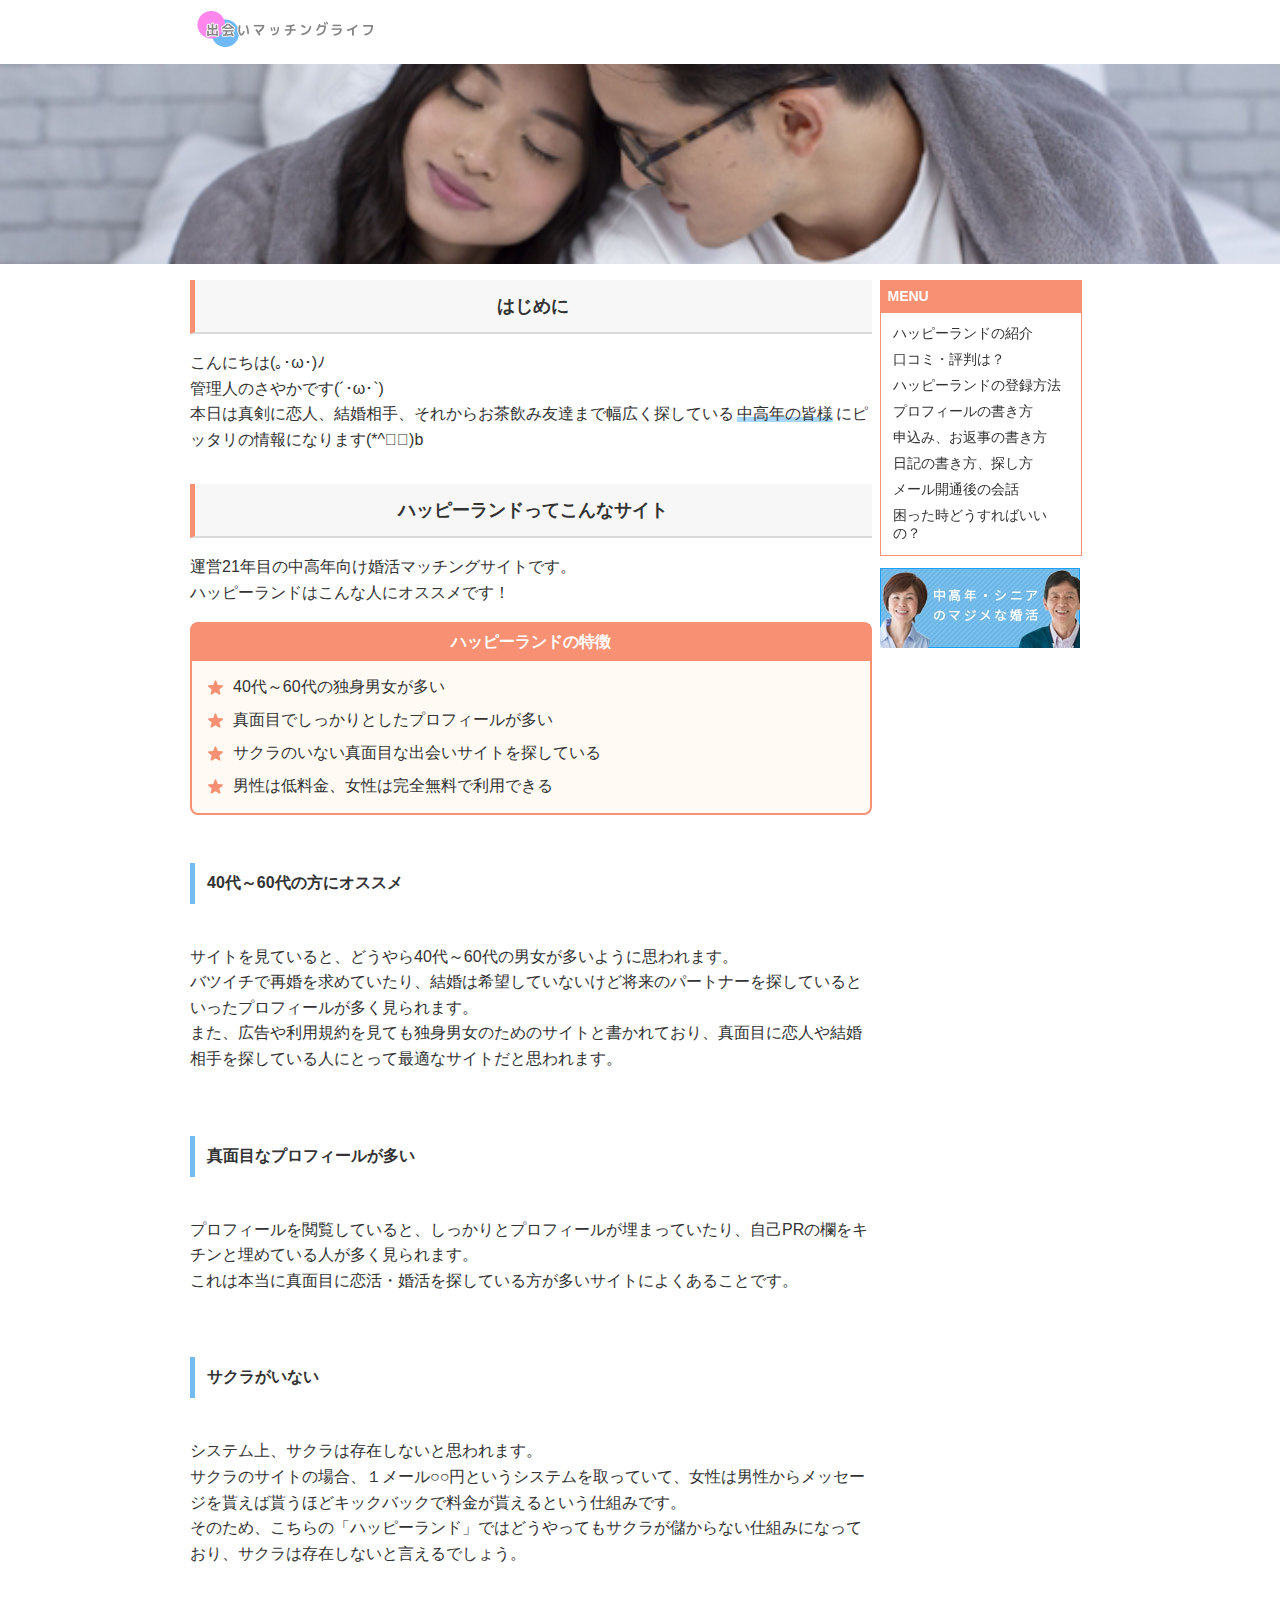
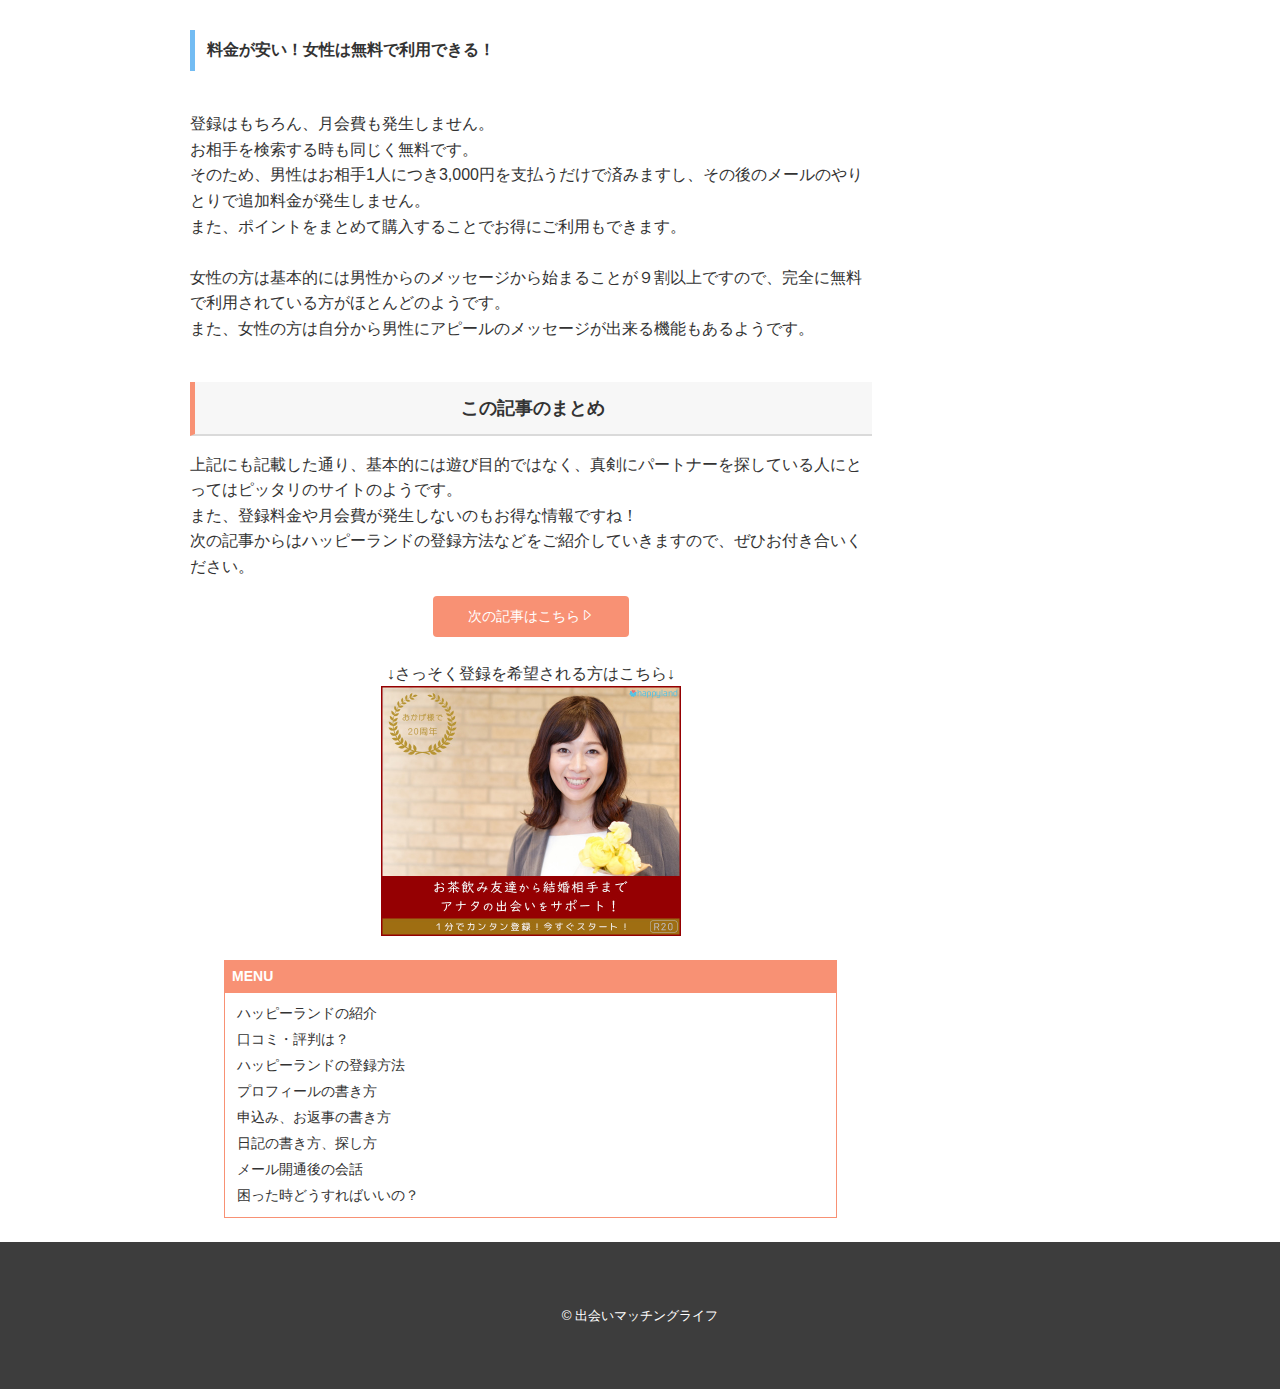
<file: index.html>
<!DOCTYPE html>
<html lang="ja">
<head>
  <meta charset="UTF-8">
  <meta http-equiv="X-UA-Compatible" content="IE=edge">
  <meta name="viewport" content="width=device-width, initial-scale=1.0">
  <title>出会いマッチングライフ - ハッピーランドの口コミ・評判・攻略法</title>
  <link rel="icon" href="img/favicon.png">
  <link rel="stylesheet" href="https://cdn.jsdelivr.net/npm/bootstrap-icons@1.8.1/font/bootstrap-icons.css">
  <link rel="stylesheet" href="css/style.css">
</head>
<body>

<header>
  <div class="container">
    <a href="index.html">
      <h1><img src="img/logo.png" alt="出会いマッチングライフのロゴ" width="200" height="38"></h1>
    </a>
    <nav class="sp-menu">
      <ul>
        <li>
          <a href="#" id="open-menu">
            <i class="bi bi-list"></i>
            メニュー
          </a>
        </li>
      </ul>
    </nav>
  </div>
</header>

<div class="overlay">
  <h1>MENU</h1>
  <nav>
    <ul>
      <li><a href="index.html">ハッピーランドの紹介</a></li>
      <li><a href="revue.html">口コミ・評判は？</a></li>
      <li><a href="entry.html">ハッピーランドの登録方法</a></li>
      <li><a href="profile.html">プロフィールの書き方</a></li>
      <li><a href="message.html">申込み、お返事の書き方</a></li>
      <li><a href="diary.html">日記の書き方、探し方</a></li>
      <li><a href="mail.html">メール開通後の会話</a></li>
      <li><a href="faq.html">困った時どうすればいいの？</a></li>
    </ul>
  </nav>
</div>

<div class="mask disable"></div>

<div id="target"></div>

<main>

  <section class="hero">
    <img src="img/hero1.png" alt="女性のイメージ" class="current">
    <img src="img/hero2.png" alt="女性のイメージ">
    <img src="img/hero3.png" alt="女性のイメージ">
  </section>

  <div class="sticky-container">

    <div class="pc-menu">
      <div class="side-menu">
        <h1>MENU</h1>
        <nav>
          <ul>
            <li><a href="index.html">ハッピーランドの紹介</a></li>
            <li><a href="revue.html">口コミ・評判は？</a></li>
            <li><a href="entry.html">ハッピーランドの登録方法</a></li>
            <li><a href="profile.html">プロフィールの書き方</a></li>
            <li><a href="message.html">申込み、お返事の書き方</a></li>
            <li><a href="diary.html">日記の書き方、探し方</a></li>
            <li><a href="mail.html">メール開通後の会話</a></li>
            <li><a href="faq.html">困った時どうすればいいの？</a></li>
          </ul>
        </nav>
        <a href="https://h-p.tv/happyland/" target="_blank"><img src="img/200×80_001.jpg" class="side-ad"></a>
      </div>
    </div>

    <div class="main-contents">

      <section class="intro">
        <div class="container">      
          <h1>はじめに</h1>
          <p>
            こんにちは(｡･ω･)ﾉ<br>
            管理人のさやかです(´･ω･`)<br>
            本日は真剣に恋人、結婚相手、それからお茶飲み友達まで幅広く探している<span class="important">中高年の皆様</span>にピッタリの情報になります(*^ーﾟ)b
          </p>
        </div>
      </section>
    
      <section class="content">
        <div class="container">
          <h1>ハッピーランドってこんなサイト</h1>
          <p>
            運営21年目の中高年向け婚活マッチングサイトです。<br>
            ハッピーランドはこんな人にオススメです！
          </p>
    
          <section class="caption">
            <h1>ハッピーランドの特徴</h1>
            <ul>
              <li>40代～60代の独身男女が多い</li>
              <li>真面目でしっかりとしたプロフィールが多い</li>
              <li>サクラのいない真面目な出会いサイトを探している</li>
              <li>男性は低料金、女性は完全無料で利用できる</li>
            </ul>
          </section>
    
          <h2>40代～60代の方にオススメ</h2>
          <p>
            サイトを見ていると、どうやら40代～60代の男女が多いように思われます。<br>
            バツイチで再婚を求めていたり、結婚は希望していないけど将来のパートナーを探しているといったプロフィールが多く見られます。<br>
            また、広告や利用規約を見ても独身男女のためのサイトと書かれており、真面目に恋人や結婚相手を探している人にとって最適なサイトだと思われます。
          </p>
          <h2>真面目なプロフィールが多い</h2>
          <p>
            プロフィールを閲覧していると、しっかりとプロフィールが埋まっていたり、自己PRの欄をキチンと埋めている人が多く見られます。<br>
            これは本当に真面目に恋活・婚活を探している方が多いサイトによくあることです。
          </p>
          <h2>サクラがいない</h2>
          <p>
            システム上、サクラは存在しないと思われます。<br>
            サクラのサイトの場合、１メール○○円というシステムを取っていて、女性は男性からメッセージを貰えば貰うほどキックバックで料金が貰えるという仕組みです。<br>
            そのため、こちらの「ハッピーランド」ではどうやってもサクラが儲からない仕組みになっており、サクラは存在しないと言えるでしょう。
          </p>
          <h2>料金が安い！女性は無料で利用できる！</h2>
          <p>
            登録はもちろん、月会費も発生しません。<br>
            お相手を検索する時も同じく無料です。<br>
            そのため、男性はお相手1人につき3,000円を支払うだけで済みますし、その後のメールのやりとりで追加料金が発生しません。<br>
            また、ポイントをまとめて購入することでお得にご利用もできます。<br><br>
            女性の方は基本的には男性からのメッセージから始まることが９割以上ですので、完全に無料で利用されている方がほとんどのようです。<br>
            また、女性の方は自分から男性にアピールのメッセージが出来る機能もあるようです。
          </p>
        </div>
      </section>
    
      <section class="summary">
        <div class="container">
          <h1>この記事のまとめ</h1>
          <p>
            上記にも記載した通り、基本的には遊び目的ではなく、真剣にパートナーを探している人にとってはピッタリのサイトのようです。<br>
            また、登録料金や月会費が発生しないのもお得な情報ですね！<br>
            次の記事からはハッピーランドの登録方法などをご紹介していきますので、ぜひお付き合いください。 
          </p>
          <a href="revue.html">次の記事はこちら<i class="bi bi-caret-right"></i></a>
        </div>
      </section>
    
      <section class="ad">
        <div class="container">
          <p>↓さっそく登録を希望される方はこちら↓</p>
          <a href="https://h-p.tv/" target="blank"><img src="img/600×500_006_a.jpg" alt="ハッピーランドのバナー" width="300" height="250"></a>
        </div>
      </section>

      <section class="under-menu">
        <div class="container">
          <h1>MENU</h1>
          <nav>
            <ul>
              <li><a href="index.html">ハッピーランドの紹介</a></li>
              <li><a href="revue.html">口コミ・評判は？</a></li>
              <li><a href="entry.html">ハッピーランドの登録方法</a></li>
              <li><a href="profile.html">プロフィールの書き方</a></li>
              <li><a href="message.html">申込み、お返事の書き方</a></li>
              <li><a href="diary.html">日記の書き方、探し方</a></li>
              <li><a href="mail.html">メール開通後の会話</a></li>
              <li><a href="faq.html">困った時どうすればいいの？</a></li>
            </ul>
          </nav>
        </div>
      </section>

    </div><!--main-contents-->

  </div><!--sticky-container-->

</main>

<footer>
  <small>
    &copy; 出会いマッチングライフ
  </small>
</footer>

<a href="#" id="to_top">
  <i class="bi bi-arrow-up-square-fill"></i>
</a>

<script src="js/main.js"></script>
</body>
</html>
</file>
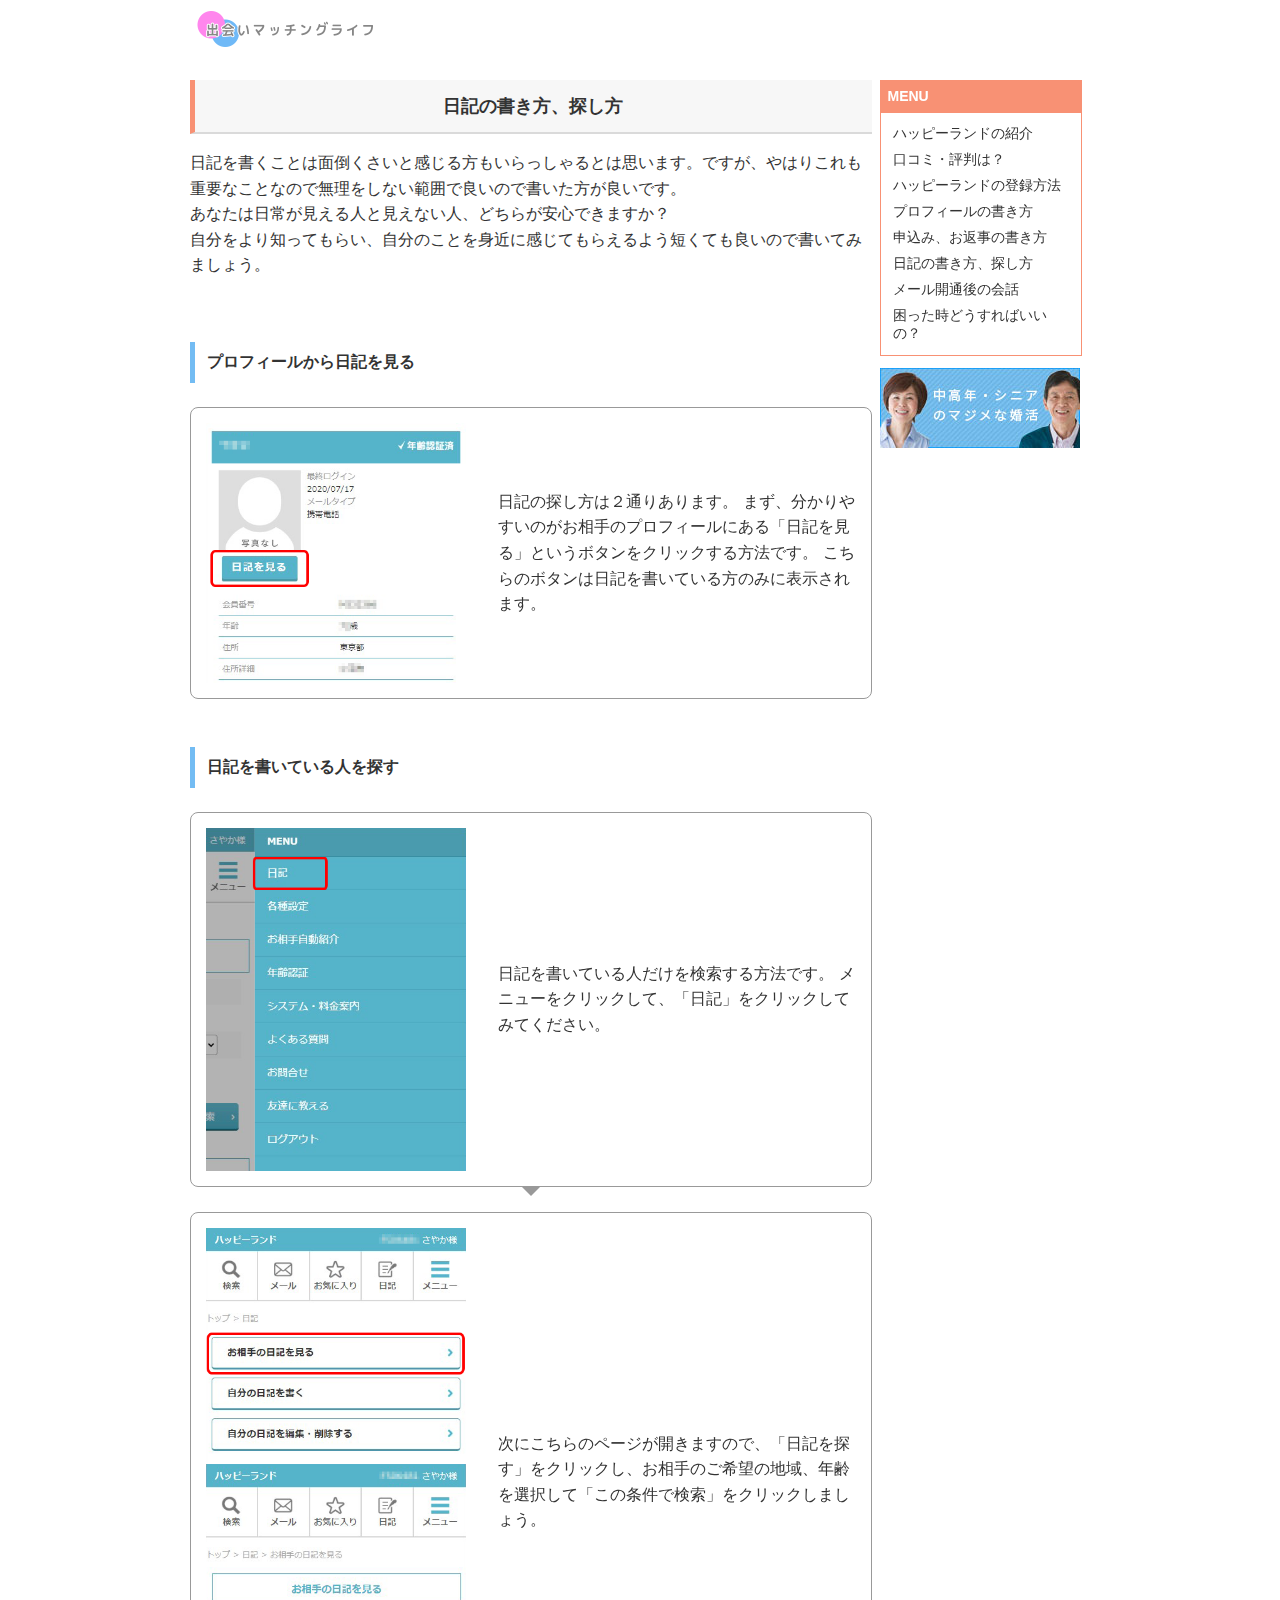
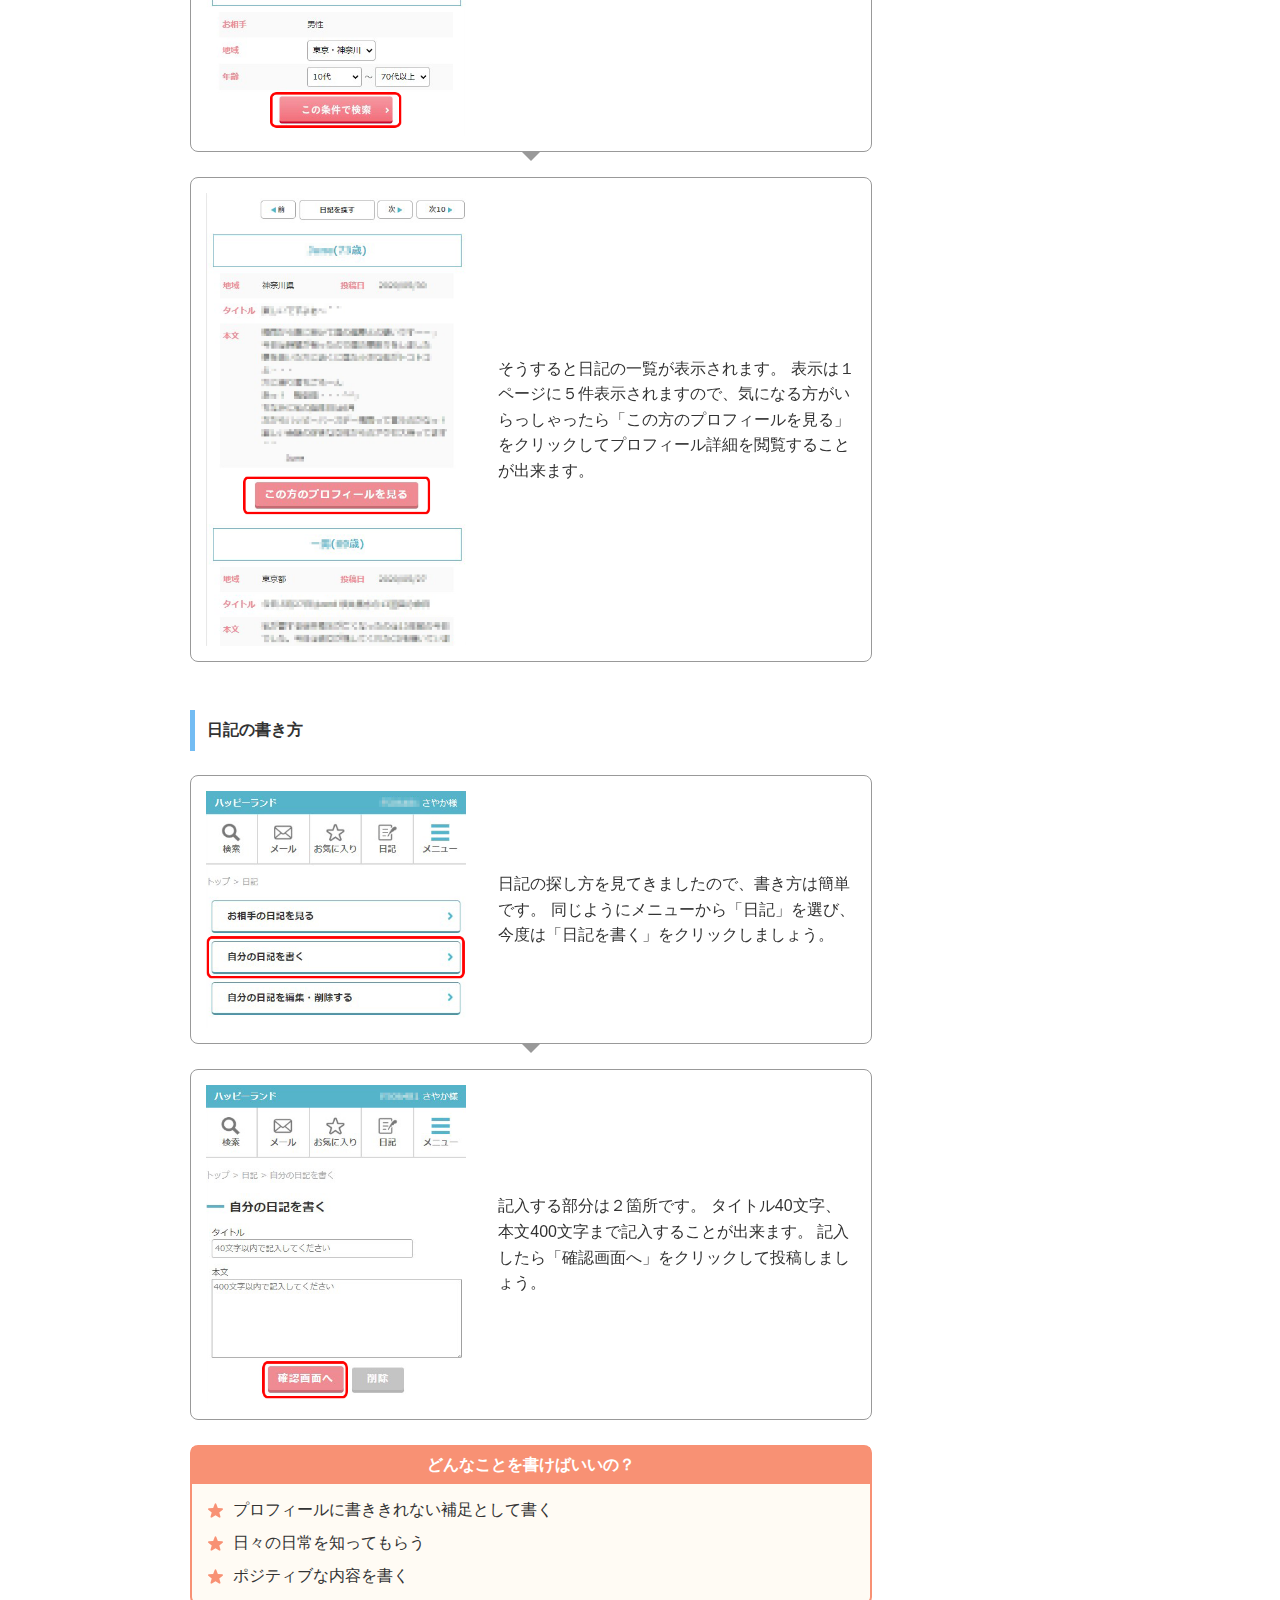
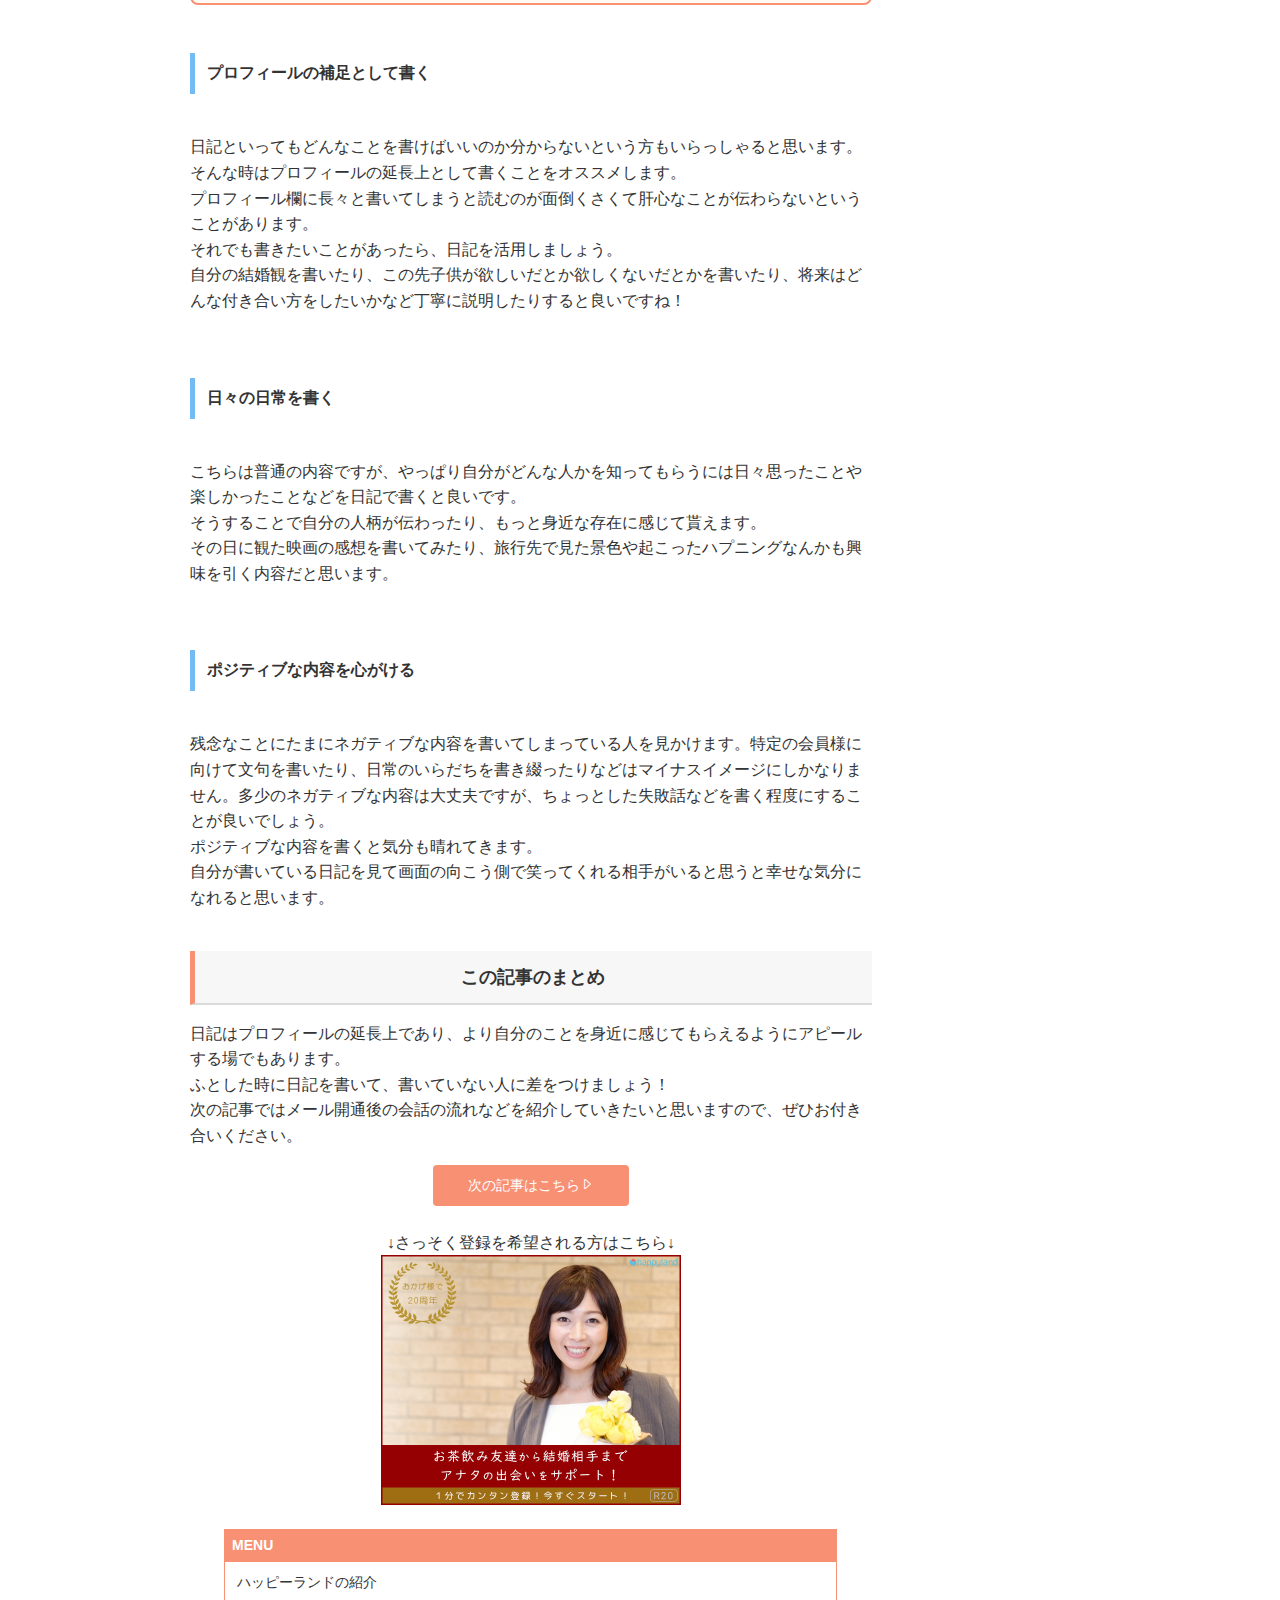
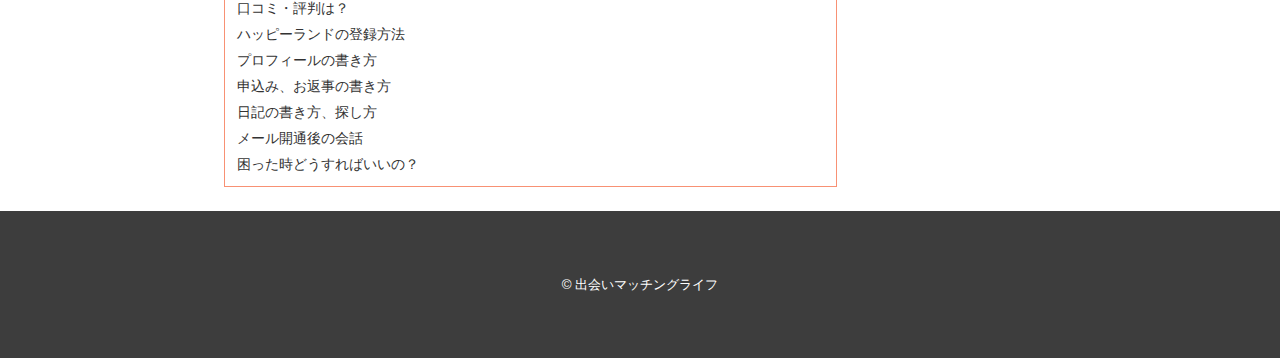
<file: diary.html>
<!DOCTYPE html>
<html lang="ja">
<head>
  <meta charset="UTF-8">
  <meta http-equiv="X-UA-Compatible" content="IE=edge">
  <meta name="viewport" content="width=device-width, initial-scale=1.0">
  <title>出会いマッチングライフ - ハッピーランドの口コミ・評判・攻略法</title>
  <link rel="icon" href="img/favicon.png">
  <link rel="stylesheet" href="https://cdn.jsdelivr.net/npm/bootstrap-icons@1.8.1/font/bootstrap-icons.css">
  <link rel="stylesheet" href="css/style.css">
</head>
<body>

<header>
  <div class="container">
    <a href="index.html">
      <h1><img src="img/logo.png" alt="出会いマッチングライフのロゴ" width="200" height="38"></h1>
    </a>
    <nav class="sp-menu">
      <ul>
        <li>
          <a href="#" id="open-menu">
            <i class="bi bi-list"></i>
            メニュー
          </a>
        </li>
      </ul>
    </nav>
  </div>
</header>

<div class="overlay">
  <h1>MENU</h1>
  <nav>
    <ul>
      <li><a href="index.html">ハッピーランドの紹介</a></li>
      <li><a href="revue.html">口コミ・評判は？</a></li>
      <li><a href="entry.html">ハッピーランドの登録方法</a></li>
      <li><a href="profile.html">プロフィールの書き方</a></li>
      <li><a href="message.html">申込み、お返事の書き方</a></li>
      <li><a href="diary.html">日記の書き方、探し方</a></li>
      <li><a href="mail.html">メール開通後の会話</a></li>
      <li><a href="faq.html">困った時どうすればいいの？</a></li>
    </ul>
  </nav>
</div>

<div class="mask disable"></div>

<div id="target"></div>

<main>

  <div class="sticky-container">

    <div class="pc-menu">
      <div class="side-menu">
        <h1>MENU</h1>
        <nav>
          <ul>
            <li><a href="index.html">ハッピーランドの紹介</a></li>
            <li><a href="revue.html">口コミ・評判は？</a></li>
            <li><a href="entry.html">ハッピーランドの登録方法</a></li>
            <li><a href="profile.html">プロフィールの書き方</a></li>
            <li><a href="message.html">申込み、お返事の書き方</a></li>
            <li><a href="diary.html">日記の書き方、探し方</a></li>
            <li><a href="mail.html">メール開通後の会話</a></li>
            <li><a href="faq.html">困った時どうすればいいの？</a></li>
          </ul>
        </nav>
        <a href="https://h-p.tv/happyland/" target="_blank"><img src="img/200×80_001.jpg" class="side-ad"></a>
      </div>
    </div>

    <div class="main-contents">

      <section class="intro">
        <div class="container">      
          <h1>日記の書き方、探し方</h1>
          <p>
            日記を書くことは面倒くさいと感じる方もいらっしゃるとは思います。ですが、やはりこれも重要なことなので無理をしない範囲で良いので書いた方が良いです。<br>
            あなたは日常が見える人と見えない人、どちらが安心できますか？<br>
            自分をより知ってもらい、自分のことを身近に感じてもらえるよう短くても良いので書いてみましょう。
          </p>
        </div>
      </section>
    
      <section class="content">
        <div class="container">

          <h2>プロフィールから日記を見る</h2>

          <div class="flow">

            <section>
              <div class="pic">
                <img src="img/diary001.png">
              </div>
              <div class="desc">
                <p>
                  日記の探し方は２通りあります。
                  まず、分かりやすいのがお相手のプロフィールにある「日記を見る」というボタンをクリックする方法です。
                  こちらのボタンは日記を書いている方のみに表示されます。
                </p>
              </div>
            </section>

          </div>

          <h2>日記を書いている人を探す</h2>
          
          <div class="flow">

            <section>
              <div class="pic">
                <img src="img/diary002.png">
              </div>
              <div class="desc">
                <p>
                  日記を書いている人だけを検索する方法です。
                  メニューをクリックして、「日記」をクリックしてみてください。
                </p>
              </div>
            </section>

            <section>
              <div class="pic">
                <img src="img/diary003.png">
                <img src="img/diary004.png">
              </div>
              <div class="desc">
                <p>
                  次にこちらのページが開きますので、「日記を探す」をクリックし、お相手のご希望の地域、年齢を選択して「この条件で検索」をクリックしましょう。
                </p>
              </div>
            </section>

            <section>
              <div class="pic">
                <img src="img/diary005.png">
              </div>
              <div class="desc">
                <p>
                  そうすると日記の一覧が表示されます。
                  表示は１ページに５件表示されますので、気になる方がいらっしゃったら「この方のプロフィールを見る」をクリックしてプロフィール詳細を閲覧することが出来ます。
                </p>
              </div>
            </section>

          </div>

          <h2>日記の書き方</h2>

          <div class="flow">

            <section>
              <div class="pic">
                <img src="img/diary006.png">
              </div>
              <div class="desc">
                <p>
                  日記の探し方を見てきましたので、書き方は簡単です。
                  同じようにメニューから「日記」を選び、今度は「日記を書く」をクリックしましょう。
                </p>
              </div>
            </section>

            <section>
              <div class="pic">
                <img src="img/diary007.png">
              </div>
              <div class="desc">
                <p>
                  記入する部分は２箇所です。
                  タイトル40文字、本文400文字まで記入することが出来ます。
                  記入したら「確認画面へ」をクリックして投稿しましょう。
                </p>
              </div>
            </section>

          </div>

          <section class="caption">
            <h1>どんなことを書けばいいの？</h1>
            <ul>
              <li>プロフィールに書ききれない補足として書く</li>
              <li>日々の日常を知ってもらう</li>
              <li>ポジティブな内容を書く</li>
            </ul>
          </section>

          <h2>プロフィールの補足として書く</h2>
          <p>
            日記といってもどんなことを書けばいいのか分からないという方もいらっしゃると思います。<br>
            そんな時はプロフィールの延長上として書くことをオススメします。<br>
            プロフィール欄に長々と書いてしまうと読むのが面倒くさくて肝心なことが伝わらないということがあります。<br>
            それでも書きたいことがあったら、日記を活用しましょう。<br>
            自分の結婚観を書いたり、この先子供が欲しいだとか欲しくないだとかを書いたり、将来はどんな付き合い方をしたいかなど丁寧に説明したりすると良いですね！
          </p>
          <h2>日々の日常を書く</h2>
          <p>
            こちらは普通の内容ですが、やっぱり自分がどんな人かを知ってもらうには日々思ったことや楽しかったことなどを日記で書くと良いです。<br>
            そうすることで自分の人柄が伝わったり、もっと身近な存在に感じて貰えます。<br>
            その日に観た映画の感想を書いてみたり、旅行先で見た景色や起こったハプニングなんかも興味を引く内容だと思います。
          </p>
          <h2>ポジティブな内容を心がける</h2>
          <p>
            残念なことにたまにネガティブな内容を書いてしまっている人を見かけます。特定の会員様に向けて文句を書いたり、日常のいらだちを書き綴ったりなどはマイナスイメージにしかなりません。多少のネガティブな内容は大丈夫ですが、ちょっとした失敗話などを書く程度にすることが良いでしょう。<br>
            ポジティブな内容を書くと気分も晴れてきます。<br>
            自分が書いている日記を見て画面の向こう側で笑ってくれる相手がいると思うと幸せな気分になれると思います。
          </p>

        </div>
      </section>
    
      <section class="summary">
        <div class="container">
          <h1>この記事のまとめ</h1>
          <p>
          日記はプロフィールの延長上であり、より自分のことを身近に感じてもらえるようにアピールする場でもあります。<br>
          ふとした時に日記を書いて、書いていない人に差をつけましょう！<br>
          次の記事ではメール開通後の会話の流れなどを紹介していきたいと思いますので、ぜひお付き合いください。
          </p>
          <a href="mail.html">次の記事はこちら<i class="bi bi-caret-right"></i></a>
        </div>
      </section>
    
      <section class="ad">
        <div class="container">
          <p>↓さっそく登録を希望される方はこちら↓</p>
          <a href="https://h-p.tv/" target="blank"><img src="img/600×500_006_a.jpg" alt="ハッピーランドのバナー" width="300" height="250"></a>
        </div>
      </section>

      <section class="under-menu">
        <div class="container">
          <h1>MENU</h1>
          <nav>
            <ul>
              <li><a href="index.html">ハッピーランドの紹介</a></li>
              <li><a href="revue.html">口コミ・評判は？</a></li>
              <li><a href="entry.html">ハッピーランドの登録方法</a></li>
              <li><a href="profile.html">プロフィールの書き方</a></li>
              <li><a href="message.html">申込み、お返事の書き方</a></li>
              <li><a href="diary.html">日記の書き方、探し方</a></li>
              <li><a href="mail.html">メール開通後の会話</a></li>
              <li><a href="faq.html">困った時どうすればいいの？</a></li>
            </ul>
          </nav>
        </div>
      </section>

    </div><!--main-contents-->

  </div><!--sticky-container-->

</main>

<footer>
  <small>
    &copy; 出会いマッチングライフ
  </small>
</footer>

<a href="#" id="to_top">
  <i class="bi bi-arrow-up-square-fill"></i>
</a>

<script src="js/main.js"></script>
</body>
</html>
</file>
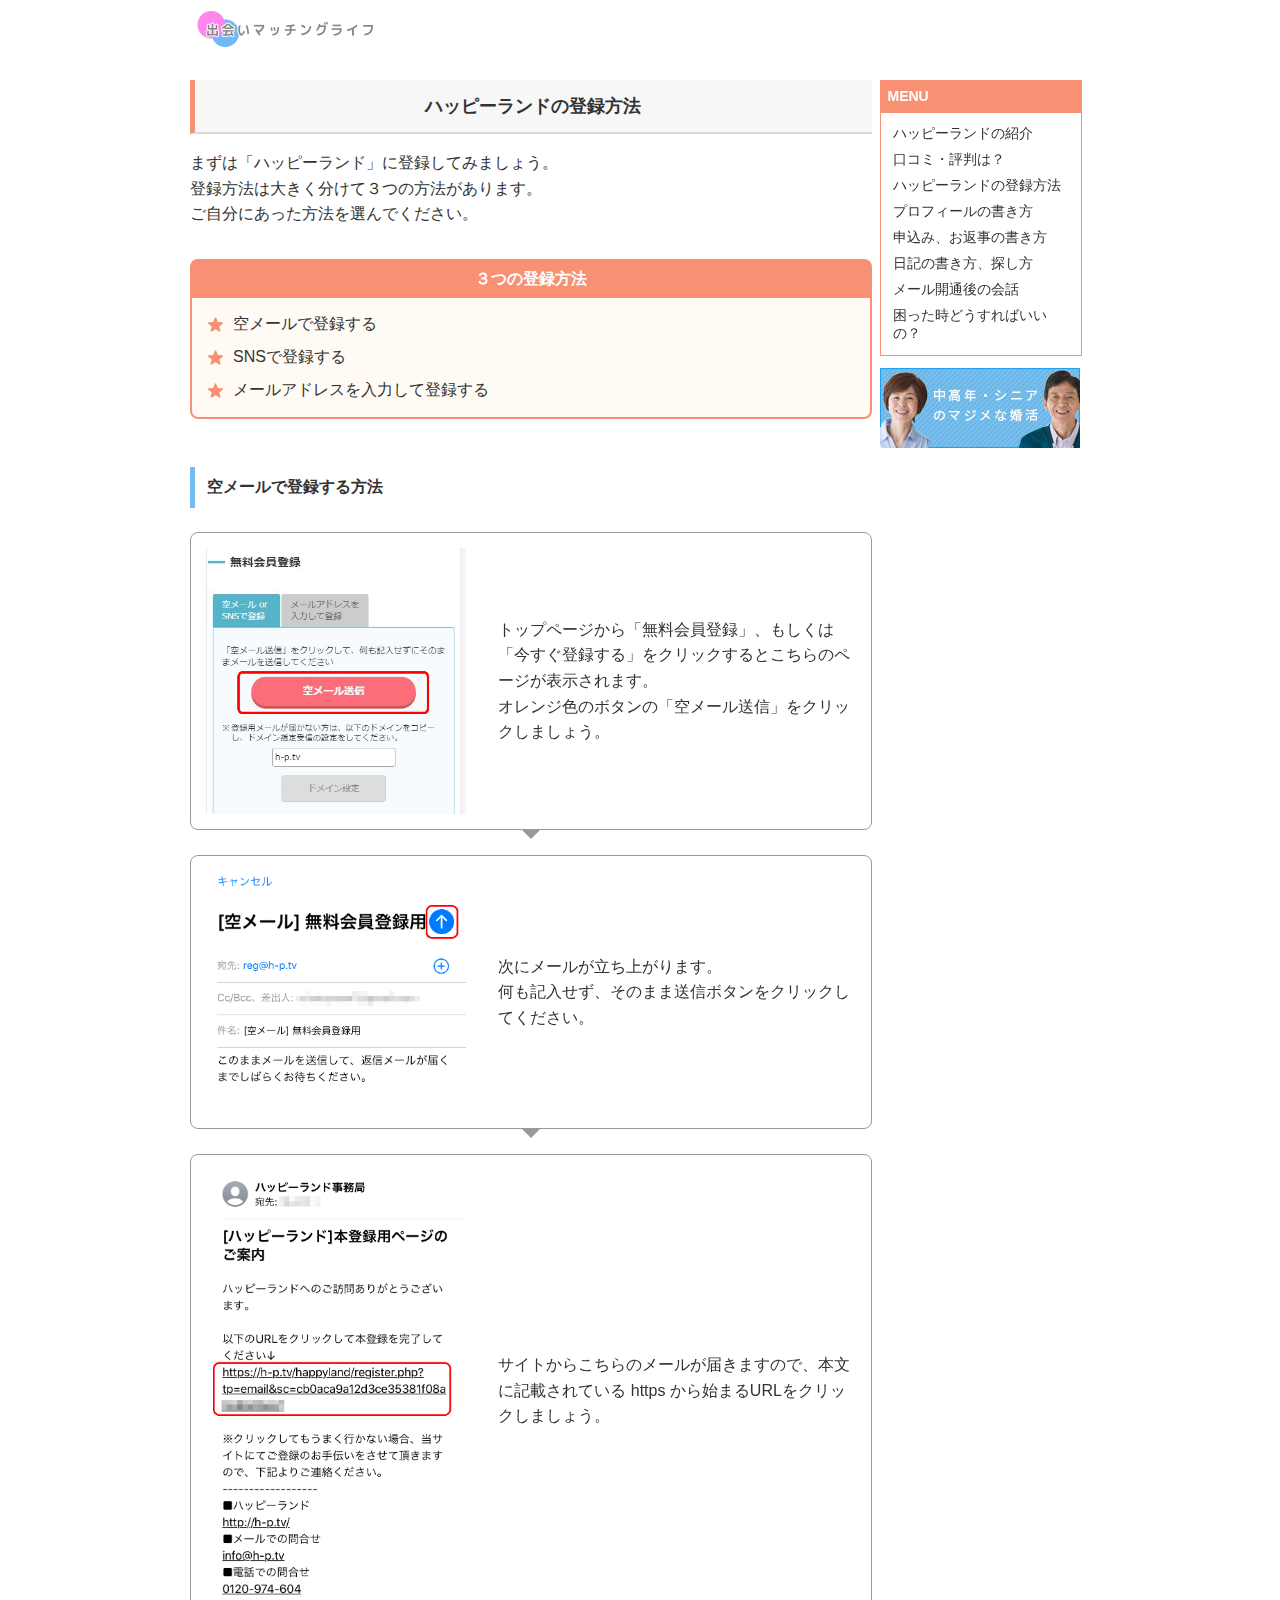
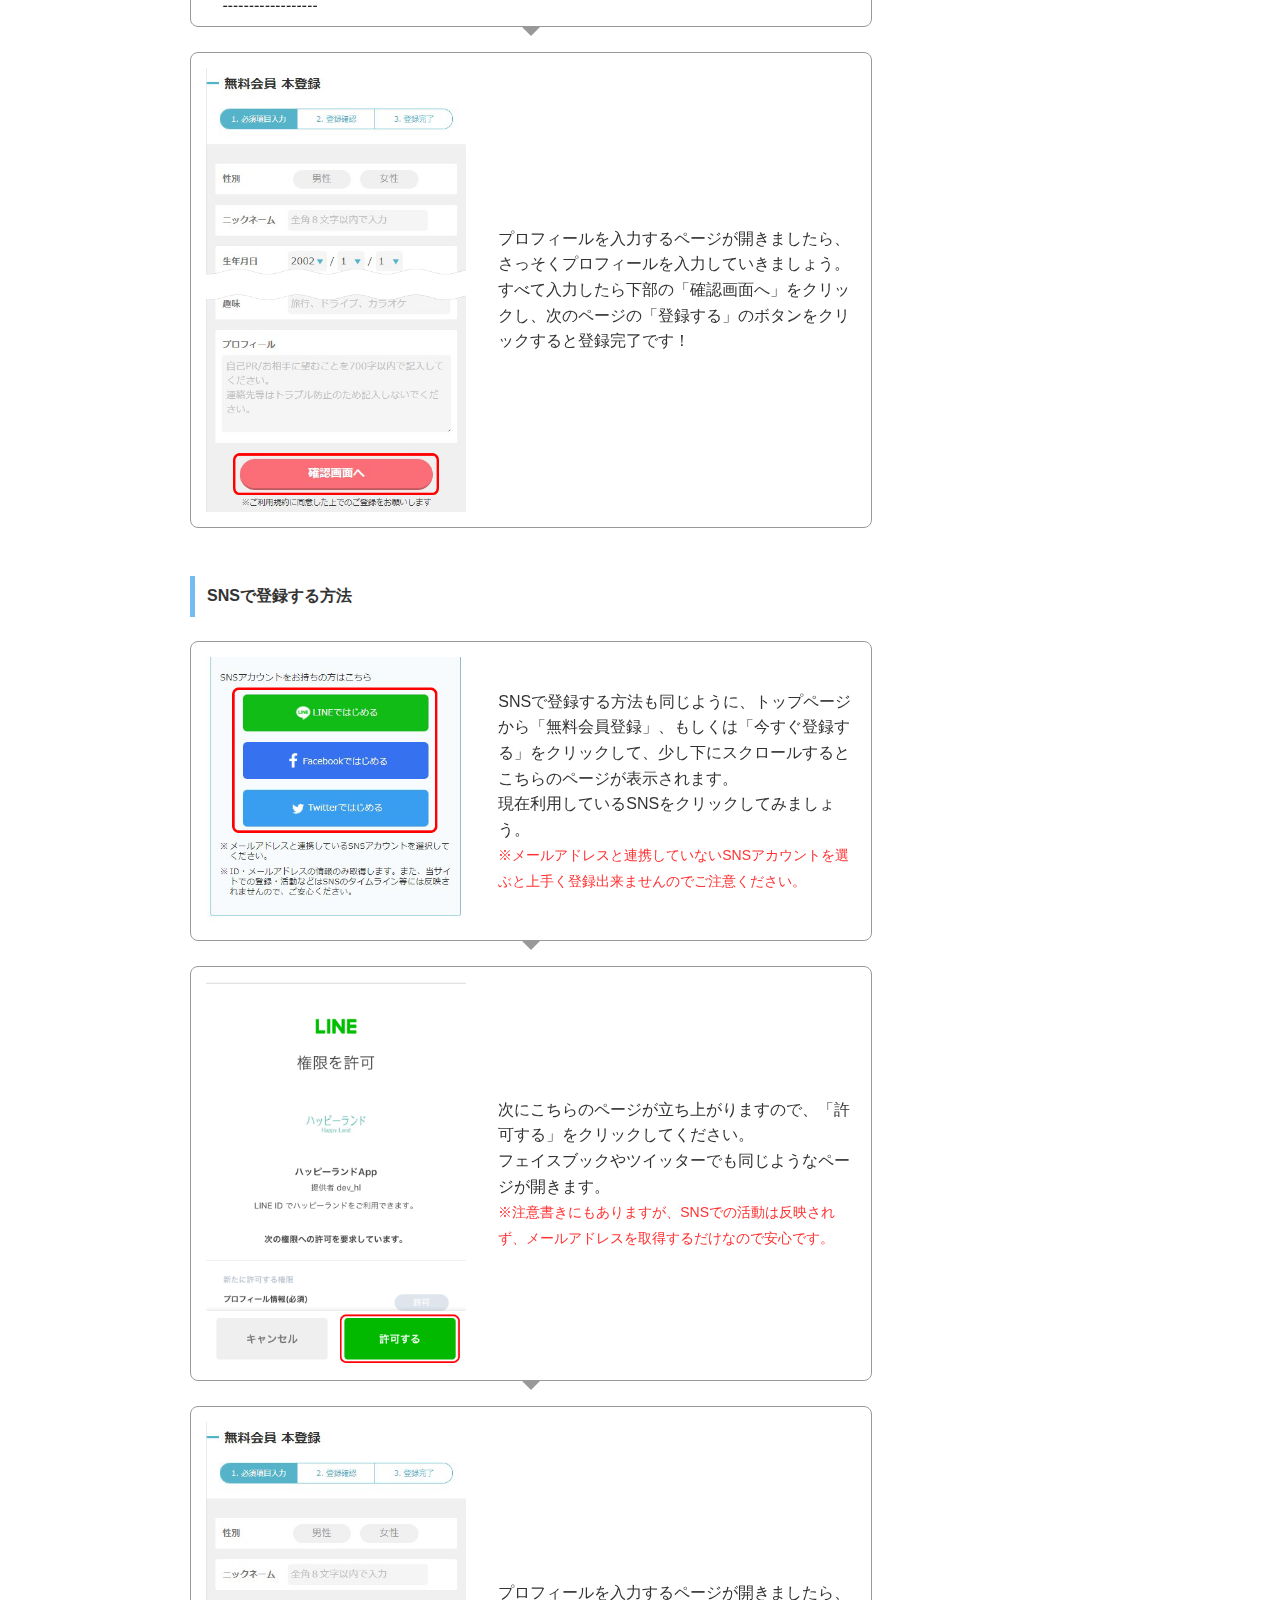
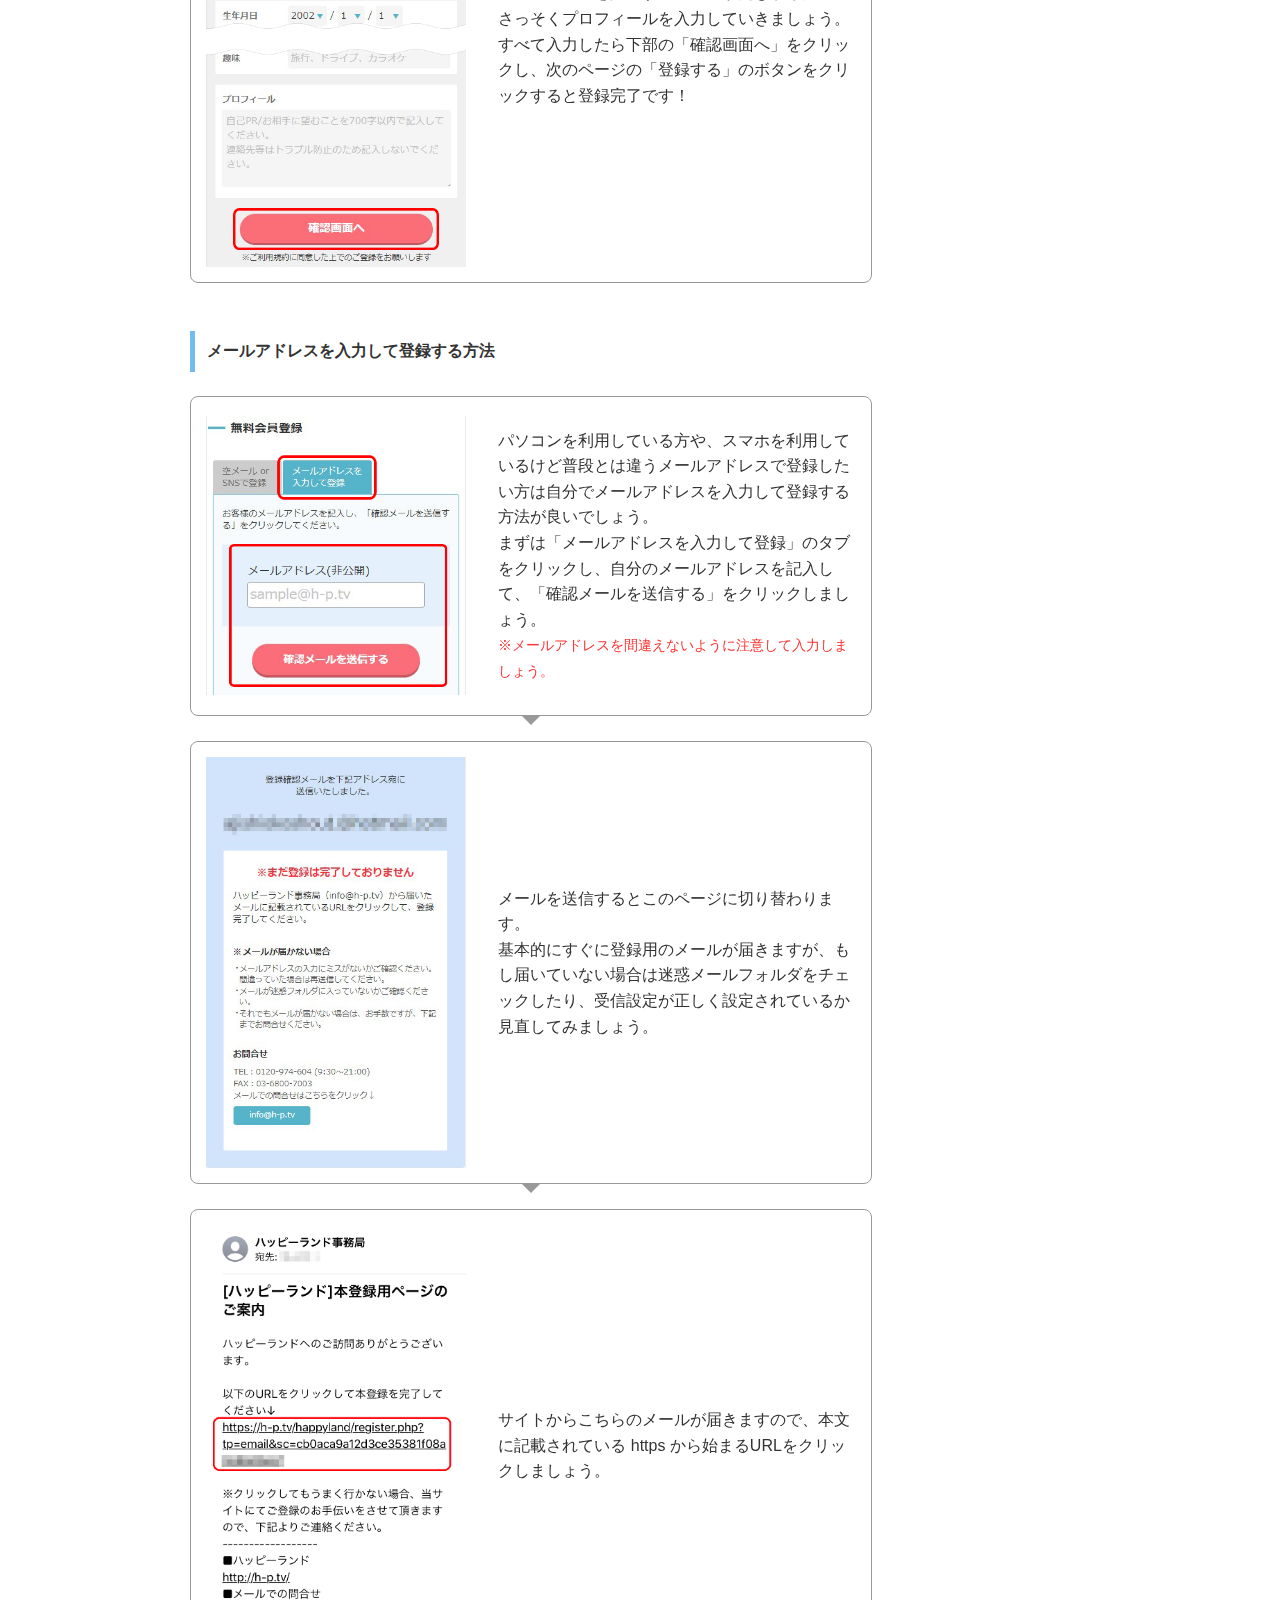
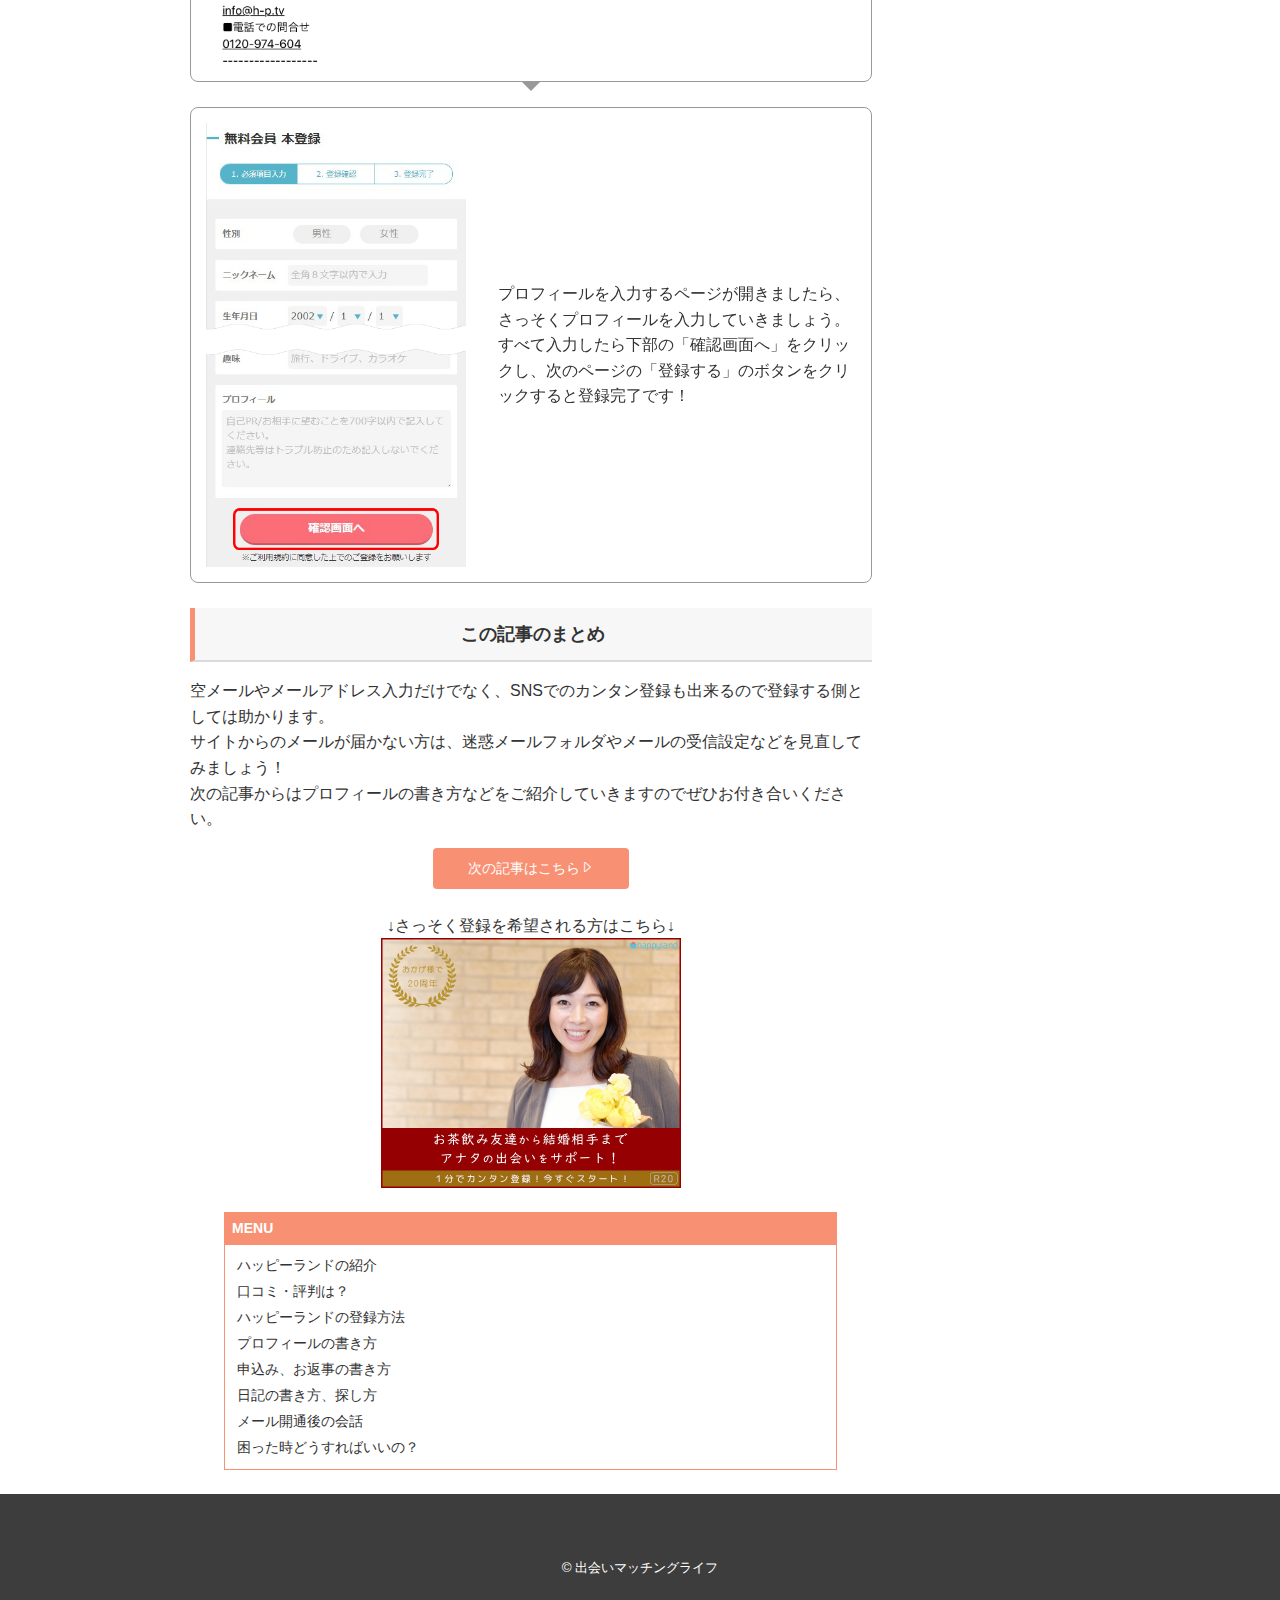
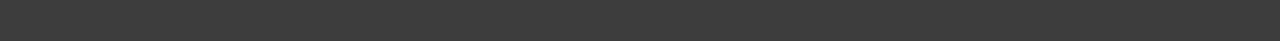
<file: entry.html>
<!DOCTYPE html>
<html lang="ja">
<head>
  <meta charset="UTF-8">
  <meta http-equiv="X-UA-Compatible" content="IE=edge">
  <meta name="viewport" content="width=device-width, initial-scale=1.0">
  <title>出会いマッチングライフ - ハッピーランドの口コミ・評判・攻略法</title>
  <link rel="icon" href="img/favicon.png">
  <link rel="stylesheet" href="https://cdn.jsdelivr.net/npm/bootstrap-icons@1.8.1/font/bootstrap-icons.css">
  <link rel="stylesheet" href="css/style.css">
</head>
<body>

<header>
  <div class="container">
    <a href="index.html">
      <h1><img src="img/logo.png" alt="出会いマッチングライフのロゴ" width="200" height="38"></h1>
    </a>
    <nav class="sp-menu">
      <ul>
        <li>
          <a href="#" id="open-menu">
            <i class="bi bi-list"></i>
            メニュー
          </a>
        </li>
      </ul>
    </nav>
  </div>
</header>

<div class="overlay">
  <h1>MENU</h1>
  <nav>
    <ul>
      <li><a href="index.html">ハッピーランドの紹介</a></li>
      <li><a href="revue.html">口コミ・評判は？</a></li>
      <li><a href="entry.html">ハッピーランドの登録方法</a></li>
      <li><a href="profile.html">プロフィールの書き方</a></li>
      <li><a href="message.html">申込み、お返事の書き方</a></li>
      <li><a href="diary.html">日記の書き方、探し方</a></li>
      <li><a href="mail.html">メール開通後の会話</a></li>
      <li><a href="faq.html">困った時どうすればいいの？</a></li>
    </ul>
  </nav>
</div>

<div class="mask disable"></div>

<div id="target"></div>

<main>

  <div class="sticky-container">

    <div class="pc-menu">
      <div class="side-menu">
        <h1>MENU</h1>
        <nav>
          <ul>
            <li><a href="index.html">ハッピーランドの紹介</a></li>
            <li><a href="revue.html">口コミ・評判は？</a></li>
            <li><a href="entry.html">ハッピーランドの登録方法</a></li>
            <li><a href="profile.html">プロフィールの書き方</a></li>
            <li><a href="message.html">申込み、お返事の書き方</a></li>
            <li><a href="diary.html">日記の書き方、探し方</a></li>
            <li><a href="mail.html">メール開通後の会話</a></li>
            <li><a href="faq.html">困った時どうすればいいの？</a></li>
          </ul>
        </nav>
        <a href="https://h-p.tv/happyland/" target="_blank"><img src="img/200×80_001.jpg" class="side-ad"></a>
      </div>
    </div>

    <div class="main-contents">

      <section class="intro">
        <div class="container">      
          <h1>ハッピーランドの登録方法</h1>
          <p>
            まずは「ハッピーランド」に登録してみましょう。<br>
            登録方法は大きく分けて３つの方法があります。<br>
            ご自分にあった方法を選んでください。
          </p>
        </div>
      </section>
    
      <section class="content">
        <div class="container">

          <section class="caption">
            <h1>３つの登録方法</h1>
            <ul>
              <li>空メールで登録する</li>
              <li>SNSで登録する</li>
              <li>メールアドレスを入力して登録する</li>
            </ul>
          </section>

          <h2>空メールで登録する方法</h2>

          <div class="flow">
            <section>
              <div class="pic">
                <img src="img/entry001.png">
              </div>
              <div class="desc">
                <p>
                  トップページから「無料会員登録」、もしくは「今すぐ登録する」をクリックするとこちらのページが表示されます。<br>
                  オレンジ色のボタンの「空メール送信」をクリックしましょう。
                </p>
              </div>
            </section>
  
            <section>
              <div class="pic">
                <img src="img/entry002.png">
              </div>
              <div class="desc">
                <p>
                  次にメールが立ち上がります。<br>
                  何も記入せず、そのまま送信ボタンをクリックしてください。
                </p>
              </div>
            </section>
  
            <section>
              <div class="pic">
                <img src="img/entry003.png">
              </div>
              <div class="desc">
                <p>
                  サイトからこちらのメールが届きますので、本文に記載されている https から始まるURLをクリックしましょう。
                </p>
              </div>
            </section>
  
            <section>
              <div class="pic">
                <img src="img/entry004.png">
              </div>
              <div class="desc">
                <p>
                  プロフィールを入力するページが開きましたら、さっそくプロフィールを入力していきましょう。<br>
                  すべて入力したら下部の「確認画面へ」をクリックし、次のページの「登録する」のボタンをクリックすると登録完了です！
                </p>
              </div>
            </section>
          </div>

          <h2>SNSで登録する方法</h2>
          
          <div class="flow">
            <section>
              <div class="pic">
                <img src="img/entry005.png">
              </div>
              <div class="desc">
                <p>
                  SNSで登録する方法も同じように、トップページから「無料会員登録」、もしくは「今すぐ登録する」をクリックして、少し下にスクロールするとこちらのページが表示されます。<br>
                  現在利用しているSNSをクリックしてみましょう。<br>
                  <span class="caution">※メールアドレスと連携していないSNSアカウントを選ぶと上手く登録出来ませんのでご注意ください。</span>
                </p>
              </div>
            </section>
  
            <section>
              <div class="pic">
                <img src="img/entry006.png">
              </div>
              <div class="desc">
                <p>
                  次にこちらのページが立ち上がりますので、「許可する」をクリックしてください。<br>
                  フェイスブックやツイッターでも同じようなページが開きます。<br>
                  <span class="caution">※注意書きにもありますが、SNSでの活動は反映されず、メールアドレスを取得するだけなので安心です。</span>
                </p>
              </div>
            </section>
  
            <section>
              <div class="pic">
                <img src="img/entry004.png">
              </div>
              <div class="desc">
                <p>
                  プロフィールを入力するページが開きましたら、さっそくプロフィールを入力していきましょう。<br>
                  すべて入力したら下部の「確認画面へ」をクリックし、次のページの「登録する」のボタンをクリックすると登録完了です！
                </p>
              </div>
            </section>
          </div>

          <h2>メールアドレスを入力して登録する方法</h2>
          
          <div class="flow">
            <section>
              <div class="pic">
                <img src="img/entry007.png">
              </div>
              <div class="desc">
                <p>
                  パソコンを利用している方や、スマホを利用しているけど普段とは違うメールアドレスで登録したい方は自分でメールアドレスを入力して登録する方法が良いでしょう。<br>
                  まずは「メールアドレスを入力して登録」のタブをクリックし、自分のメールアドレスを記入して、「確認メールを送信する」をクリックしましょう。<br>
                  <span class="caution">※メールアドレスを間違えないように注意して入力しましょう。</span>
                </p>
              </div>
            </section>
            
            <section>
              <div class="pic">
                <img src="img/entry008.png">
              </div>
              <div class="desc">
                <p>
                  メールを送信するとこのページに切り替わります。<br>
                  基本的にすぐに登録用のメールが届きますが、もし届いていない場合は迷惑メールフォルダをチェックしたり、受信設定が正しく設定されているか見直してみましょう。
                </p>
              </div>
            </section>
            
            <section>
              <div class="pic">
                <img src="img/entry003.png">
              </div>
              <div class="desc">
                <p>
                  サイトからこちらのメールが届きますので、本文に記載されている https から始まるURLをクリックしましょう。
                </p>
              </div>
            </section>
            
            <section>
              <div class="pic">
                <img src="img/entry004.png">
              </div>
              <div class="desc">
                <p>
                  プロフィールを入力するページが開きましたら、さっそくプロフィールを入力していきましょう。<br>
                  すべて入力したら下部の「確認画面へ」をクリックし、次のページの「登録する」のボタンをクリックすると登録完了です！
                </p>
              </div>
            </section>
          </div>

        </div>
      </section>
    
      <section class="summary">
        <div class="container">
          <h1>この記事のまとめ</h1>
          <p>
            空メールやメールアドレス入力だけでなく、SNSでのカンタン登録も出来るので登録する側としては助かります。<br>
            サイトからのメールが届かない方は、迷惑メールフォルダやメールの受信設定などを見直してみましょう！<br>
            次の記事からはプロフィールの書き方などをご紹介していきますのでぜひお付き合いください。
          </p>
          <a href="profile.html">次の記事はこちら<i class="bi bi-caret-right"></i></a>
        </div>
      </section>
    
      <section class="ad">
        <div class="container">
          <p>↓さっそく登録を希望される方はこちら↓</p>
          <a href="https://h-p.tv/" target="blank"><img src="img/600×500_006_a.jpg" alt="ハッピーランドのバナー" width="300" height="250"></a>
        </div>
      </section>

      <section class="under-menu">
        <div class="container">
          <h1>MENU</h1>
          <nav>
            <ul>
              <li><a href="index.html">ハッピーランドの紹介</a></li>
              <li><a href="revue.html">口コミ・評判は？</a></li>
              <li><a href="entry.html">ハッピーランドの登録方法</a></li>
              <li><a href="profile.html">プロフィールの書き方</a></li>
              <li><a href="message.html">申込み、お返事の書き方</a></li>
              <li><a href="diary.html">日記の書き方、探し方</a></li>
              <li><a href="mail.html">メール開通後の会話</a></li>
              <li><a href="faq.html">困った時どうすればいいの？</a></li>
            </ul>
          </nav>
        </div>
      </section>

    </div><!--main-contents-->

  </div><!--sticky-container-->

</main>

<footer>
  <small>
    &copy; 出会いマッチングライフ
  </small>
</footer>

<a href="#" id="to_top">
  <i class="bi bi-arrow-up-square-fill"></i>
</a>

<script src="js/main.js"></script>
</body>
</html>
</file>
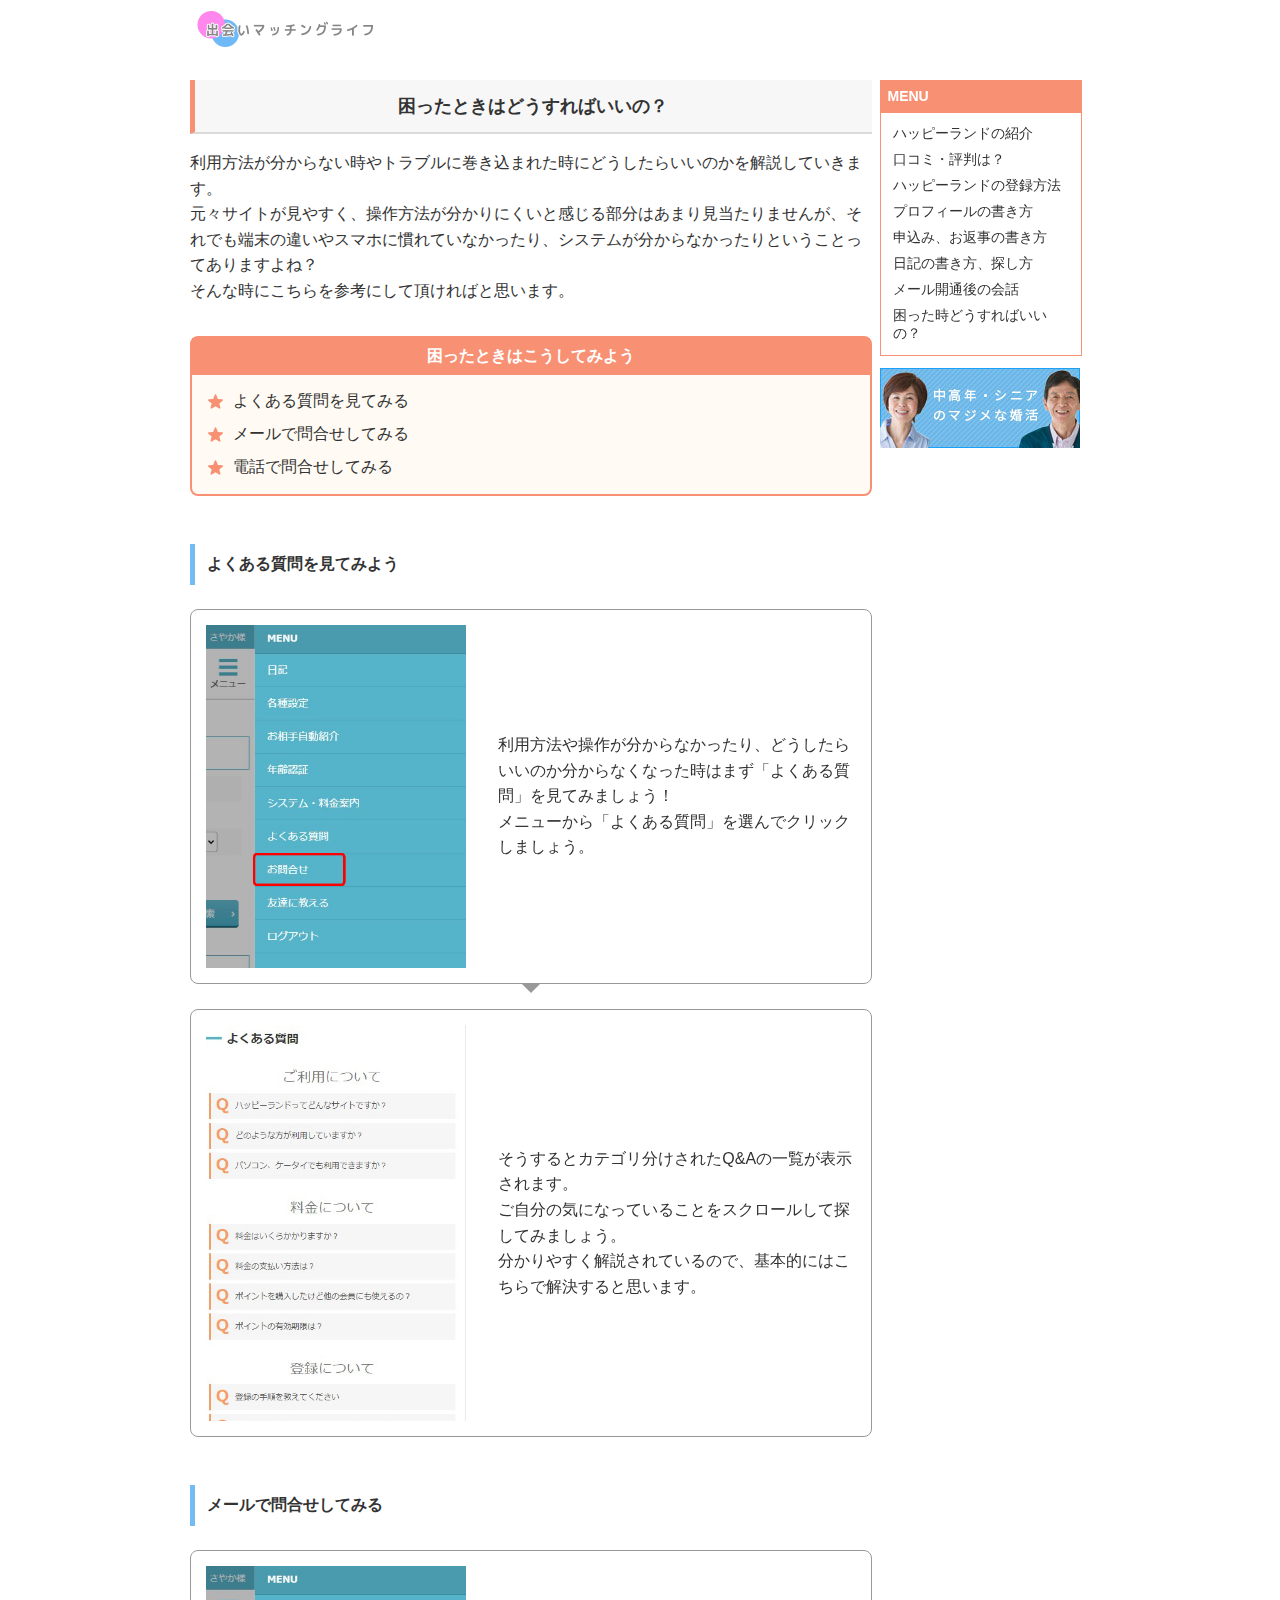
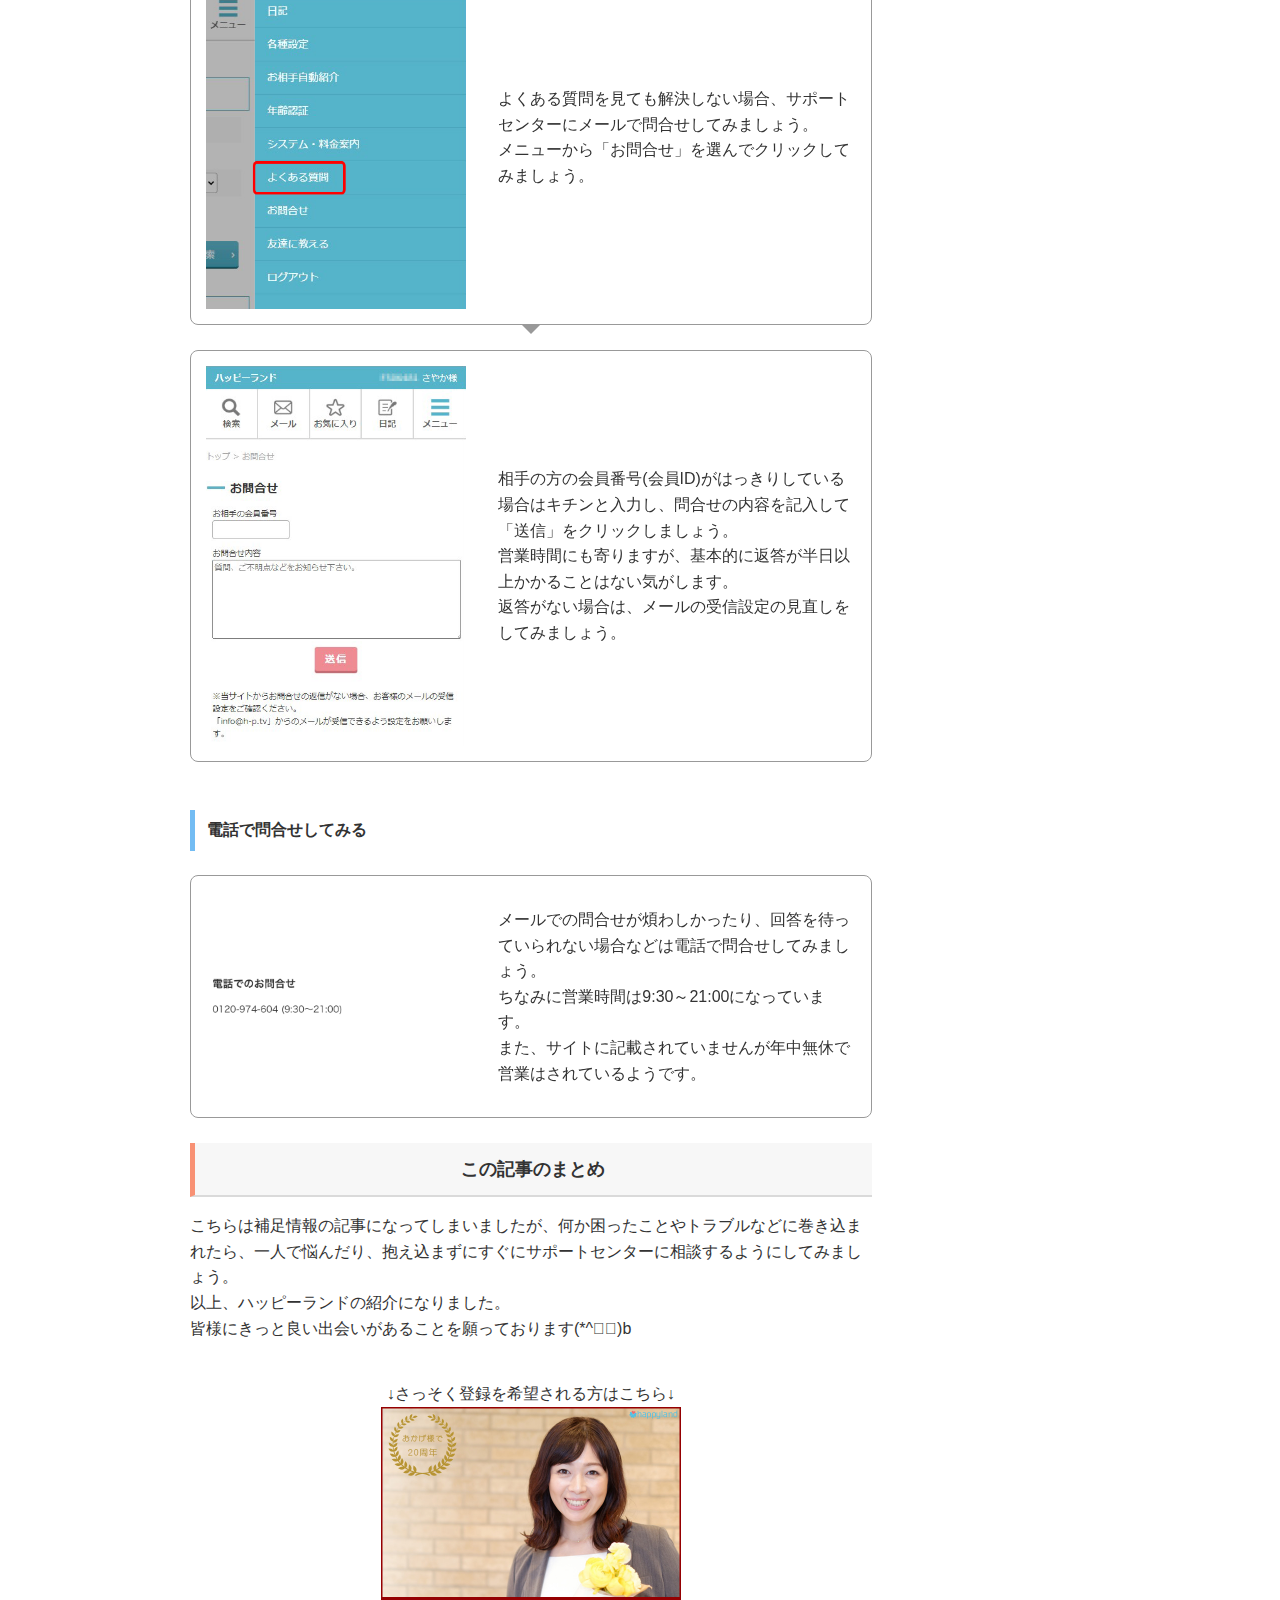
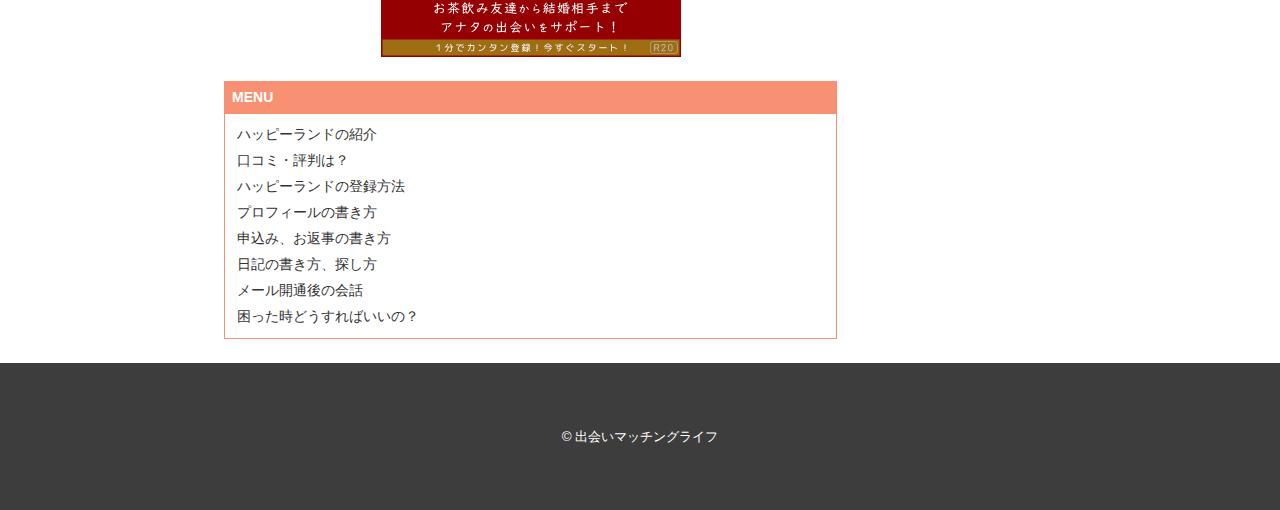
<file: faq.html>
<!DOCTYPE html>
<html lang="ja">
<head>
  <meta charset="UTF-8">
  <meta http-equiv="X-UA-Compatible" content="IE=edge">
  <meta name="viewport" content="width=device-width, initial-scale=1.0">
  <title>出会いマッチングライフ - ハッピーランドの口コミ・評判・攻略法</title>
  <link rel="icon" href="img/favicon.png">
  <link rel="stylesheet" href="https://cdn.jsdelivr.net/npm/bootstrap-icons@1.8.1/font/bootstrap-icons.css">
  <link rel="stylesheet" href="css/style.css">
</head>
<body>

<header>
  <div class="container">
    <a href="index.html">
      <h1><img src="img/logo.png" alt="出会いマッチングライフのロゴ" width="200" height="38"></h1>
    </a>
    <nav class="sp-menu">
      <ul>
        <li>
          <a href="#" id="open-menu">
            <i class="bi bi-list"></i>
            メニュー
          </a>
        </li>
      </ul>
    </nav>
  </div>
</header>

<div class="overlay">
  <h1>MENU</h1>
  <nav>
    <ul>
      <li><a href="index.html">ハッピーランドの紹介</a></li>
      <li><a href="revue.html">口コミ・評判は？</a></li>
      <li><a href="entry.html">ハッピーランドの登録方法</a></li>
      <li><a href="profile.html">プロフィールの書き方</a></li>
      <li><a href="message.html">申込み、お返事の書き方</a></li>
      <li><a href="diary.html">日記の書き方、探し方</a></li>
      <li><a href="mail.html">メール開通後の会話</a></li>
      <li><a href="faq.html">困った時どうすればいいの？</a></li>
    </ul>
  </nav>
</div>

<div class="mask disable"></div>

<div id="target"></div>

<main>

  <div class="sticky-container">

    <div class="pc-menu">
      <div class="side-menu">
        <h1>MENU</h1>
        <nav>
          <ul>
            <li><a href="index.html">ハッピーランドの紹介</a></li>
            <li><a href="revue.html">口コミ・評判は？</a></li>
            <li><a href="entry.html">ハッピーランドの登録方法</a></li>
            <li><a href="profile.html">プロフィールの書き方</a></li>
            <li><a href="message.html">申込み、お返事の書き方</a></li>
            <li><a href="diary.html">日記の書き方、探し方</a></li>
            <li><a href="mail.html">メール開通後の会話</a></li>
            <li><a href="faq.html">困った時どうすればいいの？</a></li>
          </ul>
        </nav>
        <a href="https://h-p.tv/happyland/" target="_blank"><img src="img/200×80_001.jpg" class="side-ad"></a>
      </div>
    </div>

    <div class="main-contents">

      <section class="intro">
        <div class="container">      
          <h1>困ったときはどうすればいいの？</h1>
          <p>
            利用方法が分からない時やトラブルに巻き込まれた時にどうしたらいいのかを解説していきます。<br>
            元々サイトが見やすく、操作方法が分かりにくいと感じる部分はあまり見当たりませんが、それでも端末の違いやスマホに慣れていなかったり、システムが分からなかったりということってありますよね？<br>
            そんな時にこちらを参考にして頂ければと思います。
          </p>
        </div>
      </section>
    
      <section class="content">
        <div class="container">

          <section class="caption">
            <h1>困ったときはこうしてみよう</h1>
            <ul>
              <li>よくある質問を見てみる</li>
              <li>メールで問合せしてみる</li>
              <li>電話で問合せしてみる</li>
            </ul>
          </section>

          <h2>よくある質問を見てみよう</h2>

          <div class="flow">

            <section>
              <div class="pic">
                <img src="img/faq001.png">
              </div>
              <div class="desc">
                <p>
                  利用方法や操作が分からなかったり、どうしたらいいのか分からなくなった時はまず「よくある質問」を見てみましょう！<br>
                  メニューから「よくある質問」を選んでクリックしましょう。
                </p>
              </div>
            </section>

            <section>
              <div class="pic">
                <img src="img/faq002.png">
              </div>
              <div class="desc">
                <p>
                  そうするとカテゴリ分けされたQ&Aの一覧が表示されます。<br>
                  ご自分の気になっていることをスクロールして探してみましょう。<br>
                  分かりやすく解説されているので、基本的にはこちらで解決すると思います。
                </p>
              </div>
            </section>

          </div>

          <h2>メールで問合せしてみる</h2>

          <div class="flow">

            <section>
              <div class="pic">
                <img src="img/faq003.png">
              </div>
              <div class="desc">
                <p>
                  よくある質問を見ても解決しない場合、サポートセンターにメールで問合せしてみましょう。<br>
                  メニューから「お問合せ」を選んでクリックしてみましょう。
                </p>
              </div>
            </section>

            <section>
              <div class="pic">
                <img src="img/faq004.png">
              </div>
              <div class="desc">
                <p>
                  相手の方の会員番号(会員ID)がはっきりしている場合はキチンと入力し、問合せの内容を記入して「送信」をクリックしましょう。<br>
                  営業時間にも寄りますが、基本的に返答が半日以上かかることはない気がします。<br>
                  返答がない場合は、メールの受信設定の見直しをしてみましょう。
                </p>
              </div>
            </section>

          </div>

          <h2>電話で問合せしてみる</h2>

          <div class="flow">

            <section>
              <div class="pic">
                <img src="img/faq005.png">
              </div>
              <div class="desc">
                <p>
                  メールでの問合せが煩わしかったり、回答を待っていられない場合などは電話で問合せしてみましょう。<br>
                  ちなみに営業時間は9:30～21:00になっています。<br>
                  また、サイトに記載されていませんが年中無休で営業はされているようです。
                </p>
              </div>
            </section>

          </div>

        </div>
      </section>
    
      <section class="summary">
        <div class="container">
          <h1>この記事のまとめ</h1>
          <p>
            こちらは補足情報の記事になってしまいましたが、何か困ったことやトラブルなどに巻き込まれたら、一人で悩んだり、抱え込まずにすぐにサポートセンターに相談するようにしてみましょう。<br>
            以上、ハッピーランドの紹介になりました。<br>
            皆様にきっと良い出会いがあることを願っております(*^ーﾟ)b
          </p>
          <!-- <a href="#">次の記事はこちら<i class="bi bi-caret-right"></i></a> -->
        </div>
      </section>
    
      <section class="ad">
        <div class="container">
          <p>↓さっそく登録を希望される方はこちら↓</p>
          <a href="https://h-p.tv/" target="blank"><img src="img/600×500_006_a.jpg" alt="ハッピーランドのバナー" width="300" height="250"></a>
        </div>
      </section>

      <section class="under-menu">
        <div class="container">
          <h1>MENU</h1>
          <nav>
            <ul>
              <li><a href="index.html">ハッピーランドの紹介</a></li>
              <li><a href="revue.html">口コミ・評判は？</a></li>
              <li><a href="entry.html">ハッピーランドの登録方法</a></li>
              <li><a href="profile.html">プロフィールの書き方</a></li>
              <li><a href="message.html">申込み、お返事の書き方</a></li>
              <li><a href="diary.html">日記の書き方、探し方</a></li>
              <li><a href="mail.html">メール開通後の会話</a></li>
              <li><a href="faq.html">困った時どうすればいいの？</a></li>
            </ul>
          </nav>
        </div>
      </section>

    </div><!--main-contents-->

  </div><!--sticky-container-->

</main>

<footer>
  <small>
    &copy; 出会いマッチングライフ
  </small>
</footer>

<a href="#" id="to_top">
  <i class="bi bi-arrow-up-square-fill"></i>
</a>

<script src="js/main.js"></script>
</body>
</html>
</file>
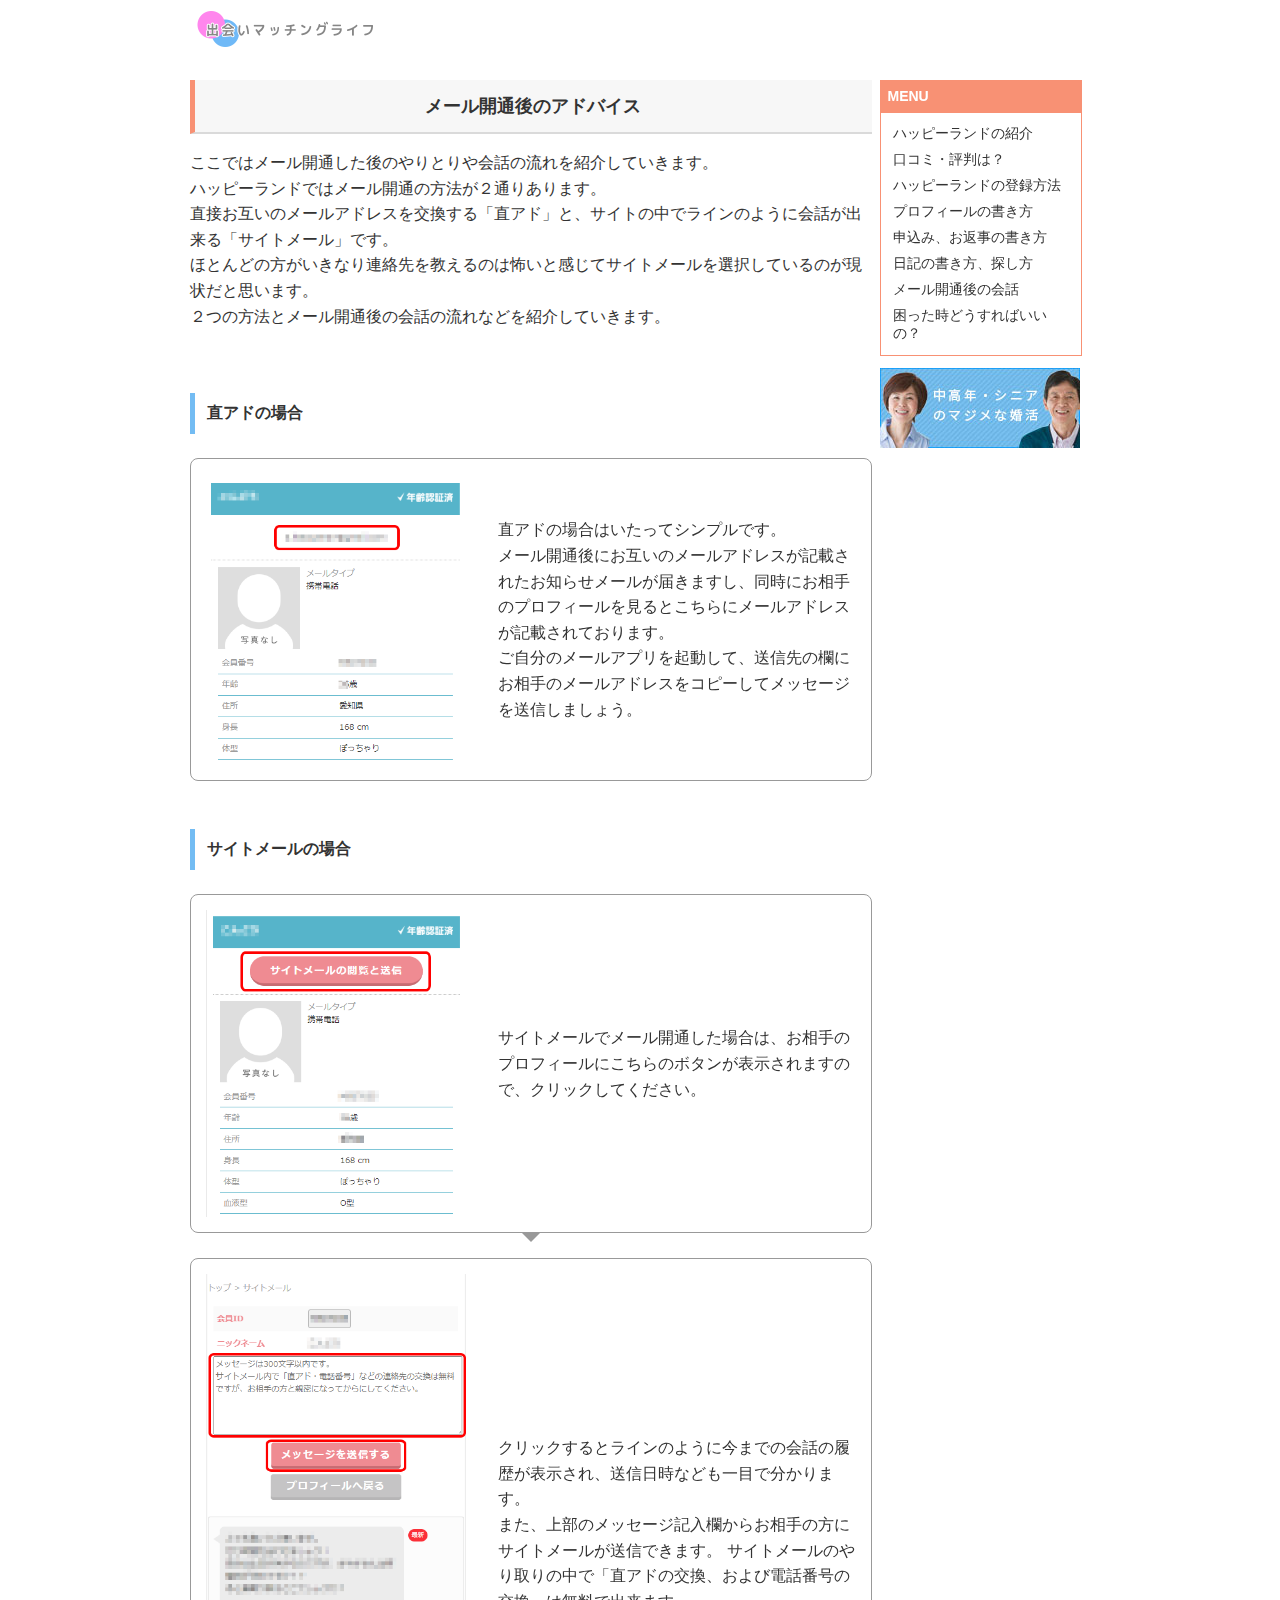
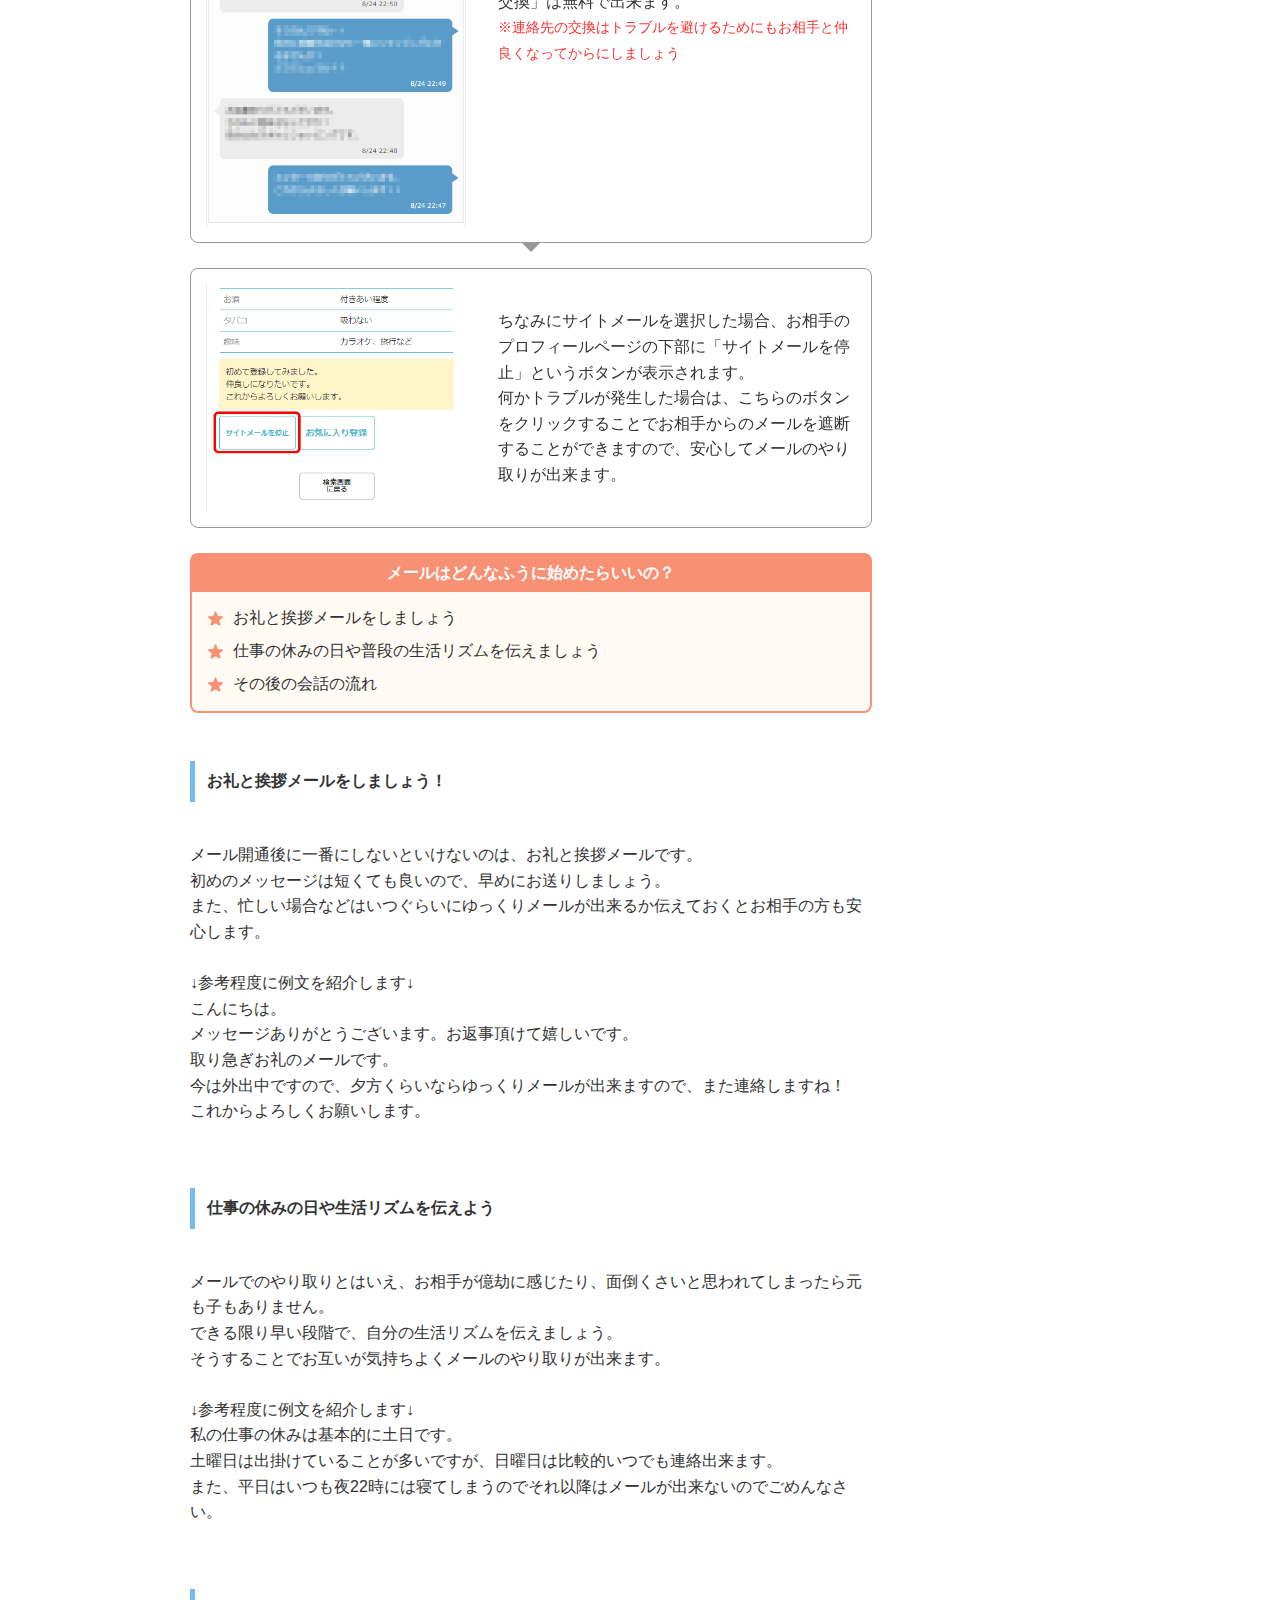
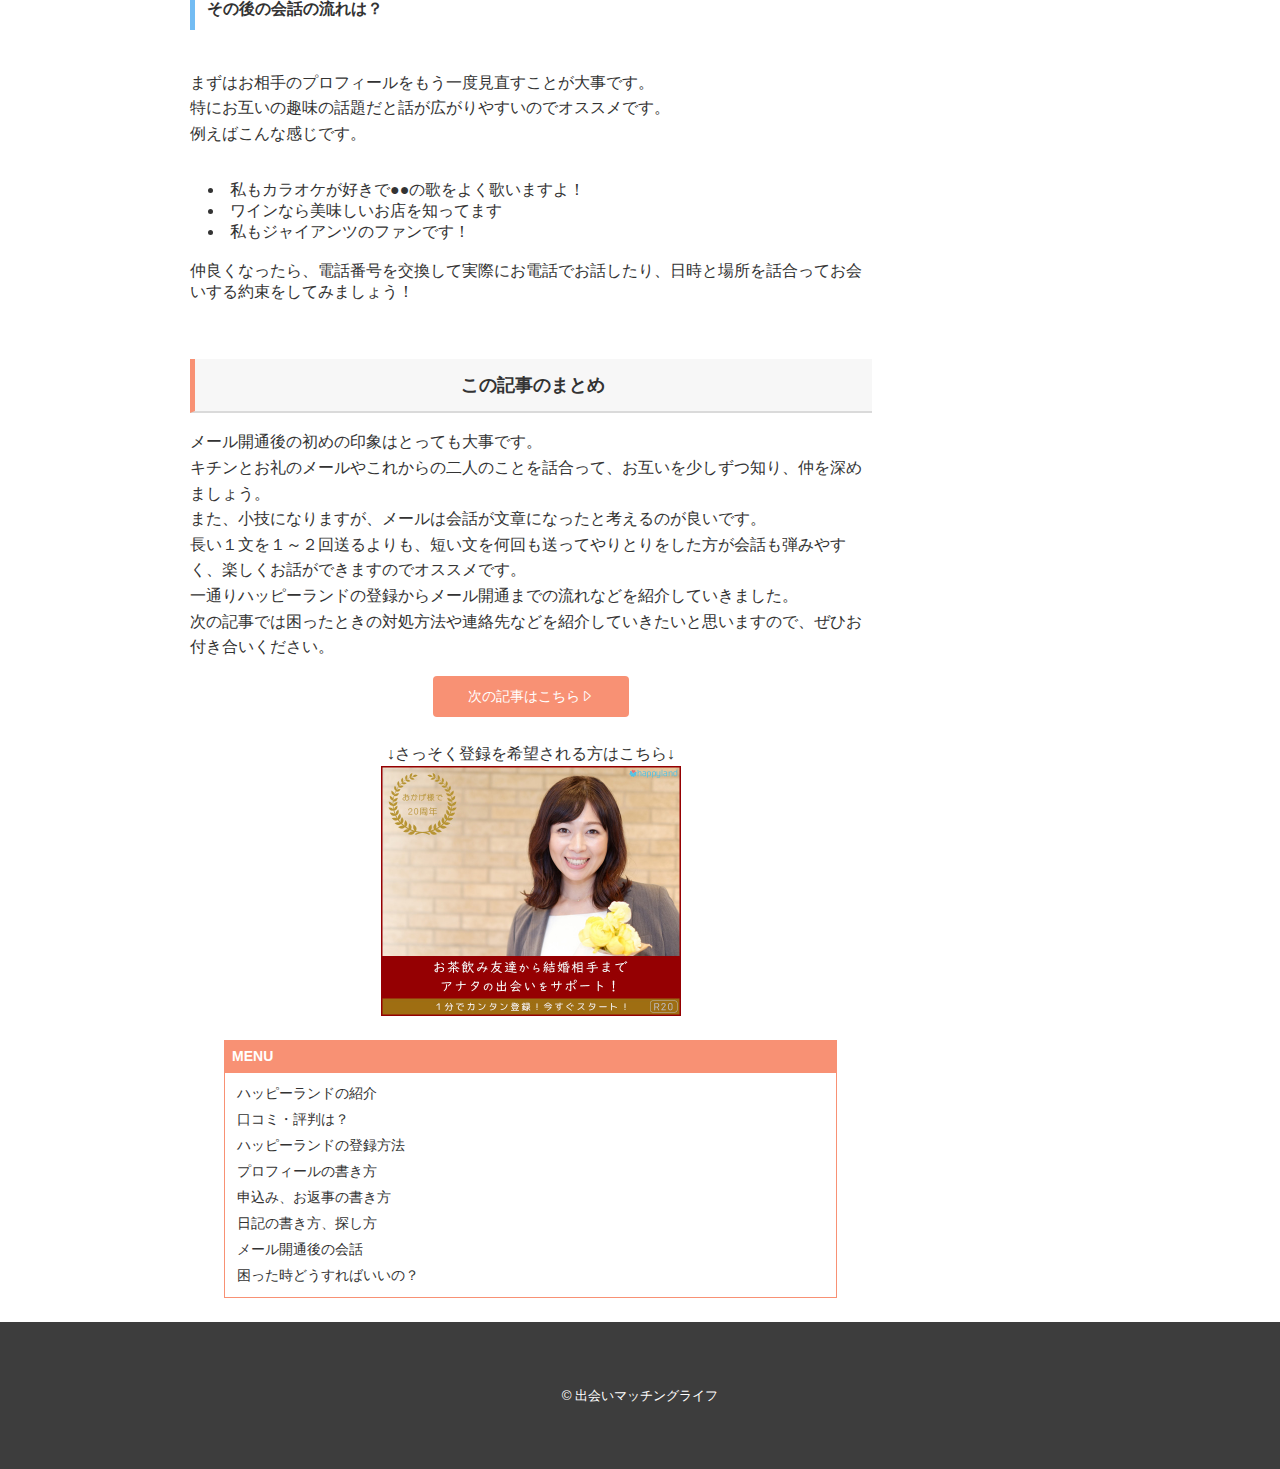
<file: mail.html>
<!DOCTYPE html>
<html lang="ja">
<head>
  <meta charset="UTF-8">
  <meta http-equiv="X-UA-Compatible" content="IE=edge">
  <meta name="viewport" content="width=device-width, initial-scale=1.0">
  <title>出会いマッチングライフ - ハッピーランドの口コミ・評判・攻略法</title>
  <link rel="icon" href="img/favicon.png">
  <link rel="stylesheet" href="https://cdn.jsdelivr.net/npm/bootstrap-icons@1.8.1/font/bootstrap-icons.css">
  <link rel="stylesheet" href="css/style.css">
</head>
<body>

<header>
  <div class="container">
    <a href="index.html">
      <h1><img src="img/logo.png" alt="出会いマッチングライフのロゴ" width="200" height="38"></h1>
    </a>
    <nav class="sp-menu">
      <ul>
        <li>
          <a href="#" id="open-menu">
            <i class="bi bi-list"></i>
            メニュー
          </a>
        </li>
      </ul>
    </nav>
  </div>
</header>

<div class="overlay">
  <h1>MENU</h1>
  <nav>
    <ul>
      <li><a href="index.html">ハッピーランドの紹介</a></li>
      <li><a href="revue.html">口コミ・評判は？</a></li>
      <li><a href="entry.html">ハッピーランドの登録方法</a></li>
      <li><a href="profile.html">プロフィールの書き方</a></li>
      <li><a href="message.html">申込み、お返事の書き方</a></li>
      <li><a href="diary.html">日記の書き方、探し方</a></li>
      <li><a href="mail.html">メール開通後の会話</a></li>
      <li><a href="faq.html">困った時どうすればいいの？</a></li>
    </ul>
  </nav>
</div>

<div class="mask disable"></div>

<div id="target"></div>

<main>

  <div class="sticky-container">

    <div class="pc-menu">
      <div class="side-menu">
        <h1>MENU</h1>
        <nav>
          <ul>
            <li><a href="index.html">ハッピーランドの紹介</a></li>
            <li><a href="revue.html">口コミ・評判は？</a></li>
            <li><a href="entry.html">ハッピーランドの登録方法</a></li>
            <li><a href="profile.html">プロフィールの書き方</a></li>
            <li><a href="message.html">申込み、お返事の書き方</a></li>
            <li><a href="diary.html">日記の書き方、探し方</a></li>
            <li><a href="mail.html">メール開通後の会話</a></li>
            <li><a href="faq.html">困った時どうすればいいの？</a></li>
          </ul>
        </nav>
        <a href="https://h-p.tv/happyland/" target="_blank"><img src="img/200×80_001.jpg" class="side-ad"></a>
      </div>
    </div>

    <div class="main-contents">

      <section class="intro">
        <div class="container">      
          <h1>メール開通後のアドバイス</h1>
          <p>
            ここではメール開通した後のやりとりや会話の流れを紹介していきます。<br>
            ハッピーランドではメール開通の方法が２通りあります。<br>
            直接お互いのメールアドレスを交換する「直アド」と、サイトの中でラインのように会話が出来る「サイトメール」です。<br>
            ほとんどの方がいきなり連絡先を教えるのは怖いと感じてサイトメールを選択しているのが現状だと思います。<br>
            ２つの方法とメール開通後の会話の流れなどを紹介していきます。
          </p>
        </div>
      </section>
    
      <section class="content">
        <div class="container">

          <h2>直アドの場合</h2>

          <div class="flow">

            <section>
              <div class="pic">
                <img src="img/mail001.png">
              </div>
              <div class="desc">
                <p>
                  直アドの場合はいたってシンプルです。<br>
                  メール開通後にお互いのメールアドレスが記載されたお知らせメールが届きますし、同時にお相手のプロフィールを見るとこちらにメールアドレスが記載されております。<br>
                  ご自分のメールアプリを起動して、送信先の欄にお相手のメールアドレスをコピーしてメッセージを送信しましょう。
                </p>
              </div>
            </section>

          </div>

          <h2>サイトメールの場合</h2>
          
          <div class="flow">

            <section>
              <div class="pic">
                <img src="img/mail002.png">
              </div>
              <div class="desc">
                <p>
                  サイトメールでメール開通した場合は、お相手のプロフィールにこちらのボタンが表示されますので、クリックしてください。
                </p>
              </div>
            </section>

            <section>
              <div class="pic">
                <img src="img/mail003.png">
              </div>
              <div class="desc">
                <p>
                  クリックするとラインのように今までの会話の履歴が表示され、送信日時なども一目で分かります。<br>
                  また、上部のメッセージ記入欄からお相手の方にサイトメールが送信できます。
                  サイトメールのやり取りの中で「直アドの交換、および電話番号の交換」は無料で出来ます。<br>
                  <span class="caution">※連絡先の交換はトラブルを避けるためにもお相手と仲良くなってからにしましょう
                </p>
              </div>
            </section>

            <section>
              <div class="pic">
                <img src="img/mail004.png">
              </div>
              <div class="desc">
                <p>
                  ちなみにサイトメールを選択した場合、お相手のプロフィールページの下部に「サイトメールを停止」というボタンが表示されます。<br>
                  何かトラブルが発生した場合は、こちらのボタンをクリックすることでお相手からのメールを遮断することができますので、安心してメールのやり取りが出来ます。<br></span>
                </p>
              </div>
            </section>

          </div>

          <section class="caption">
            <h1>メールはどんなふうに始めたらいいの？</h1>
            <ul>
              <li>お礼と挨拶メールをしましょう</li>
              <li>仕事の休みの日や普段の生活リズムを伝えましょう</li>
              <li>その後の会話の流れ</li>
            </ul>
          </section>

          <h2>お礼と挨拶メールをしましょう！</h2>
          <p>
            メール開通後に一番にしないといけないのは、お礼と挨拶メールです。<br>
            初めのメッセージは短くても良いので、早めにお送りしましょう。<br>
            また、忙しい場合などはいつぐらいにゆっくりメールが出来るか伝えておくとお相手の方も安心します。<br><br>
            ↓参考程度に例文を紹介します↓<br>
            こんにちは。<br>
            メッセージありがとうございます。お返事頂けて嬉しいです。<br>
            取り急ぎお礼のメールです。<br>
            今は外出中ですので、夕方くらいならゆっくりメールが出来ますので、また連絡しますね！<br>
            これからよろしくお願いします。
          </p>
          <h2>仕事の休みの日や生活リズムを伝えよう</h2>
          <p>
            メールでのやり取りとはいえ、お相手が億劫に感じたり、面倒くさいと思われてしまったら元も子もありません。<br>
            できる限り早い段階で、自分の生活リズムを伝えましょう。<br>
            そうすることでお互いが気持ちよくメールのやり取りが出来ます。<br><br>
            ↓参考程度に例文を紹介します↓<br>
            私の仕事の休みは基本的に土日です。<br>
            土曜日は出掛けていることが多いですが、日曜日は比較的いつでも連絡出来ます。<br>
            また、平日はいつも夜22時には寝てしまうのでそれ以降はメールが出来ないのでごめんなさい。
          </p>
          <h2>その後の会話の流れは？</h2>
          <p>
            まずはお相手のプロフィールをもう一度見直すことが大事です。<br>
            特にお互いの趣味の話題だと話が広がりやすいのでオススメです。<br>
            例えばこんな感じです。
            <ul class="list-item">
              <li>私もカラオケが好きで●●の歌をよく歌いますよ！</li>
              <li>ワインなら美味しいお店を知ってます</li>
              <li>私もジャイアンツのファンです！</li>
            </ul>
            仲良くなったら、電話番号を交換して実際にお電話でお話したり、日時と場所を話合ってお会いする約束をしてみましょう！
          </p>

        </div>
      </section>
    
      <section class="summary">
        <div class="container">
          <h1>この記事のまとめ</h1>
          <p>
            メール開通後の初めの印象はとっても大事です。<br>
            キチンとお礼のメールやこれからの二人のことを話合って、お互いを少しずつ知り、仲を深めましょう。<br>
            また、小技になりますが、メールは会話が文章になったと考えるのが良いです。<br>
            長い１文を１～２回送るよりも、短い文を何回も送ってやりとりをした方が会話も弾みやすく、楽しくお話ができますのでオススメです。<br>
            一通りハッピーランドの登録からメール開通までの流れなどを紹介していきました。<br>
            次の記事では困ったときの対処方法や連絡先などを紹介していきたいと思いますので、ぜひお付き合いください。
          </p>
          <a href="faq.html">次の記事はこちら<i class="bi bi-caret-right"></i></a>
        </div>
      </section>
    
      <section class="ad">
        <div class="container">
          <p>↓さっそく登録を希望される方はこちら↓</p>
          <a href="https://h-p.tv/" target="blank"><img src="img/600×500_006_a.jpg" alt="ハッピーランドのバナー" width="300" height="250"></a>
        </div>
      </section>

      <section class="under-menu">
        <div class="container">
          <h1>MENU</h1>
          <nav>
            <ul>
              <li><a href="index.html">ハッピーランドの紹介</a></li>
              <li><a href="revue.html">口コミ・評判は？</a></li>
              <li><a href="entry.html">ハッピーランドの登録方法</a></li>
              <li><a href="profile.html">プロフィールの書き方</a></li>
              <li><a href="message.html">申込み、お返事の書き方</a></li>
              <li><a href="diary.html">日記の書き方、探し方</a></li>
              <li><a href="mail.html">メール開通後の会話</a></li>
              <li><a href="faq.html">困った時どうすればいいの？</a></li>
            </ul>
          </nav>
        </div>
      </section>

    </div><!--main-contents-->

  </div><!--sticky-container-->

</main>

<footer>
  <small>
    &copy; 出会いマッチングライフ
  </small>
</footer>

<a href="#" id="to_top">
  <i class="bi bi-arrow-up-square-fill"></i>
</a>

<script src="js/main.js"></script>
</body>
</html>
</file>
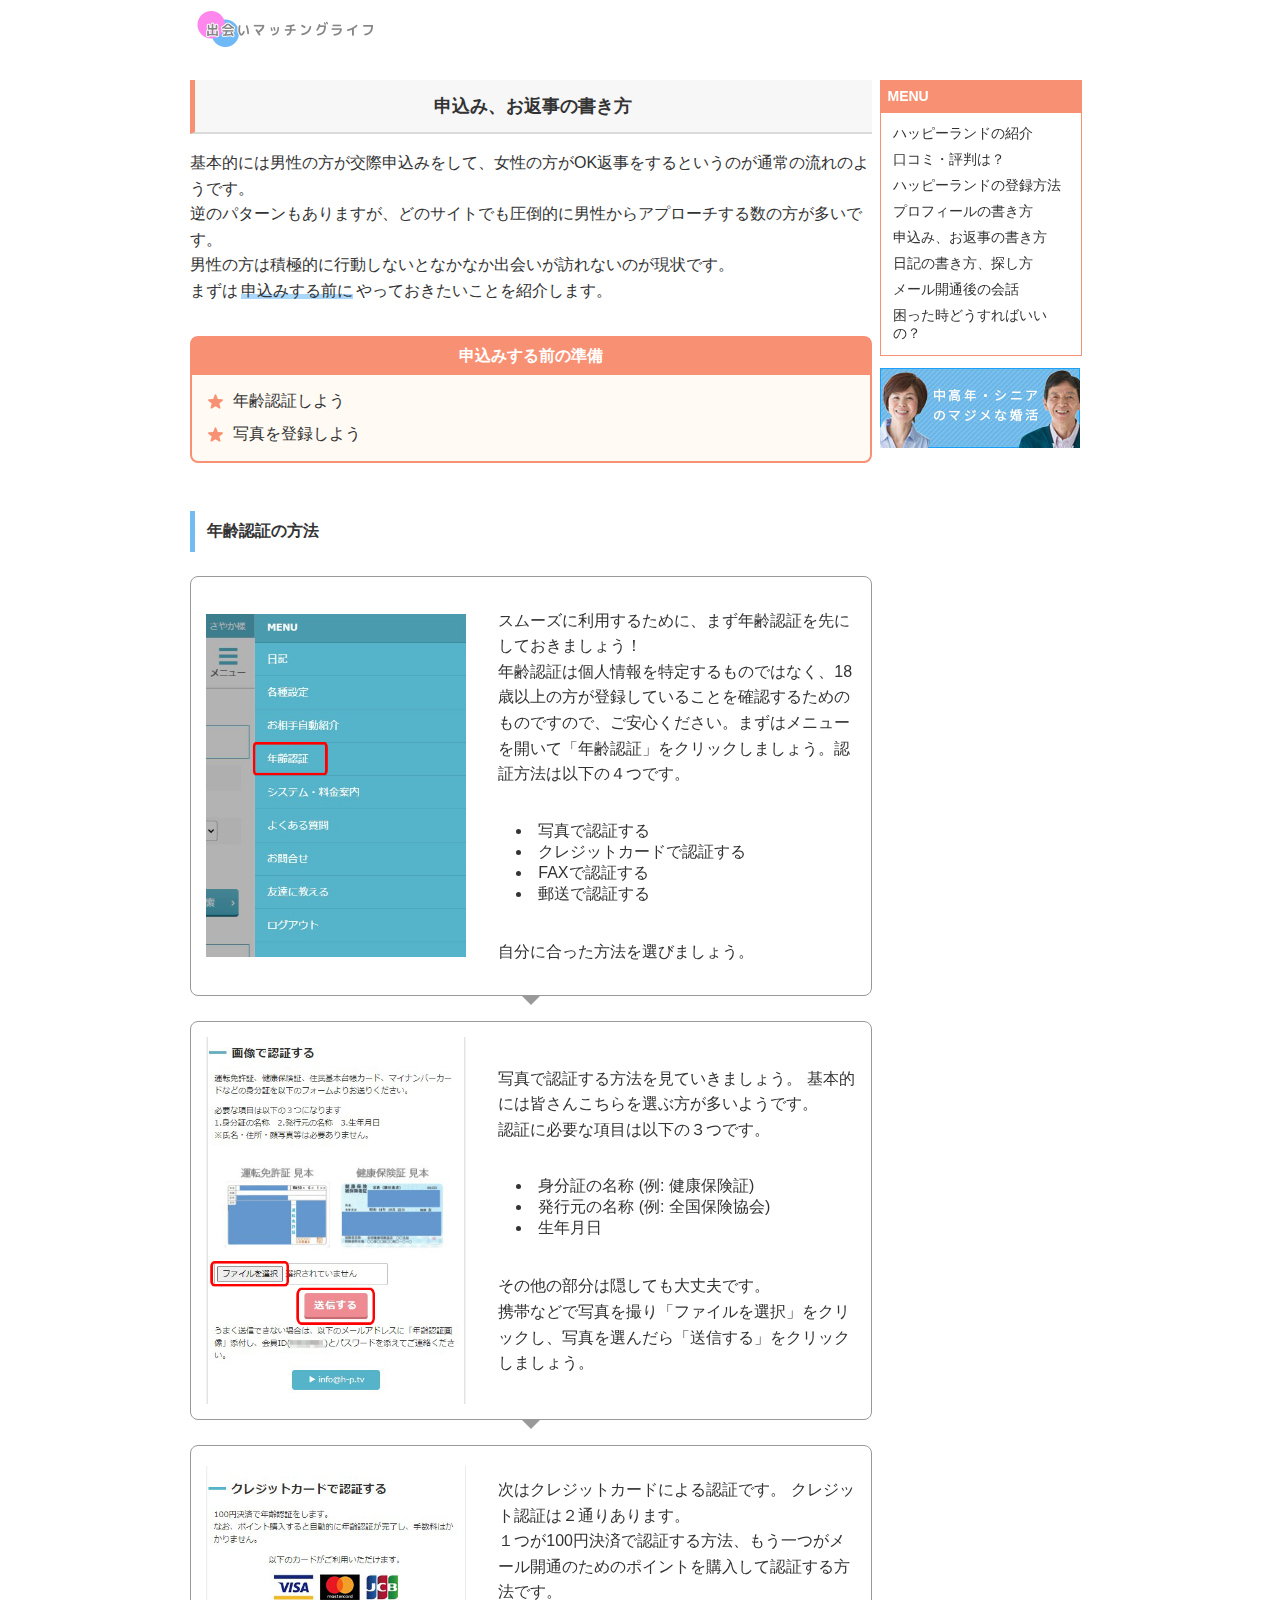
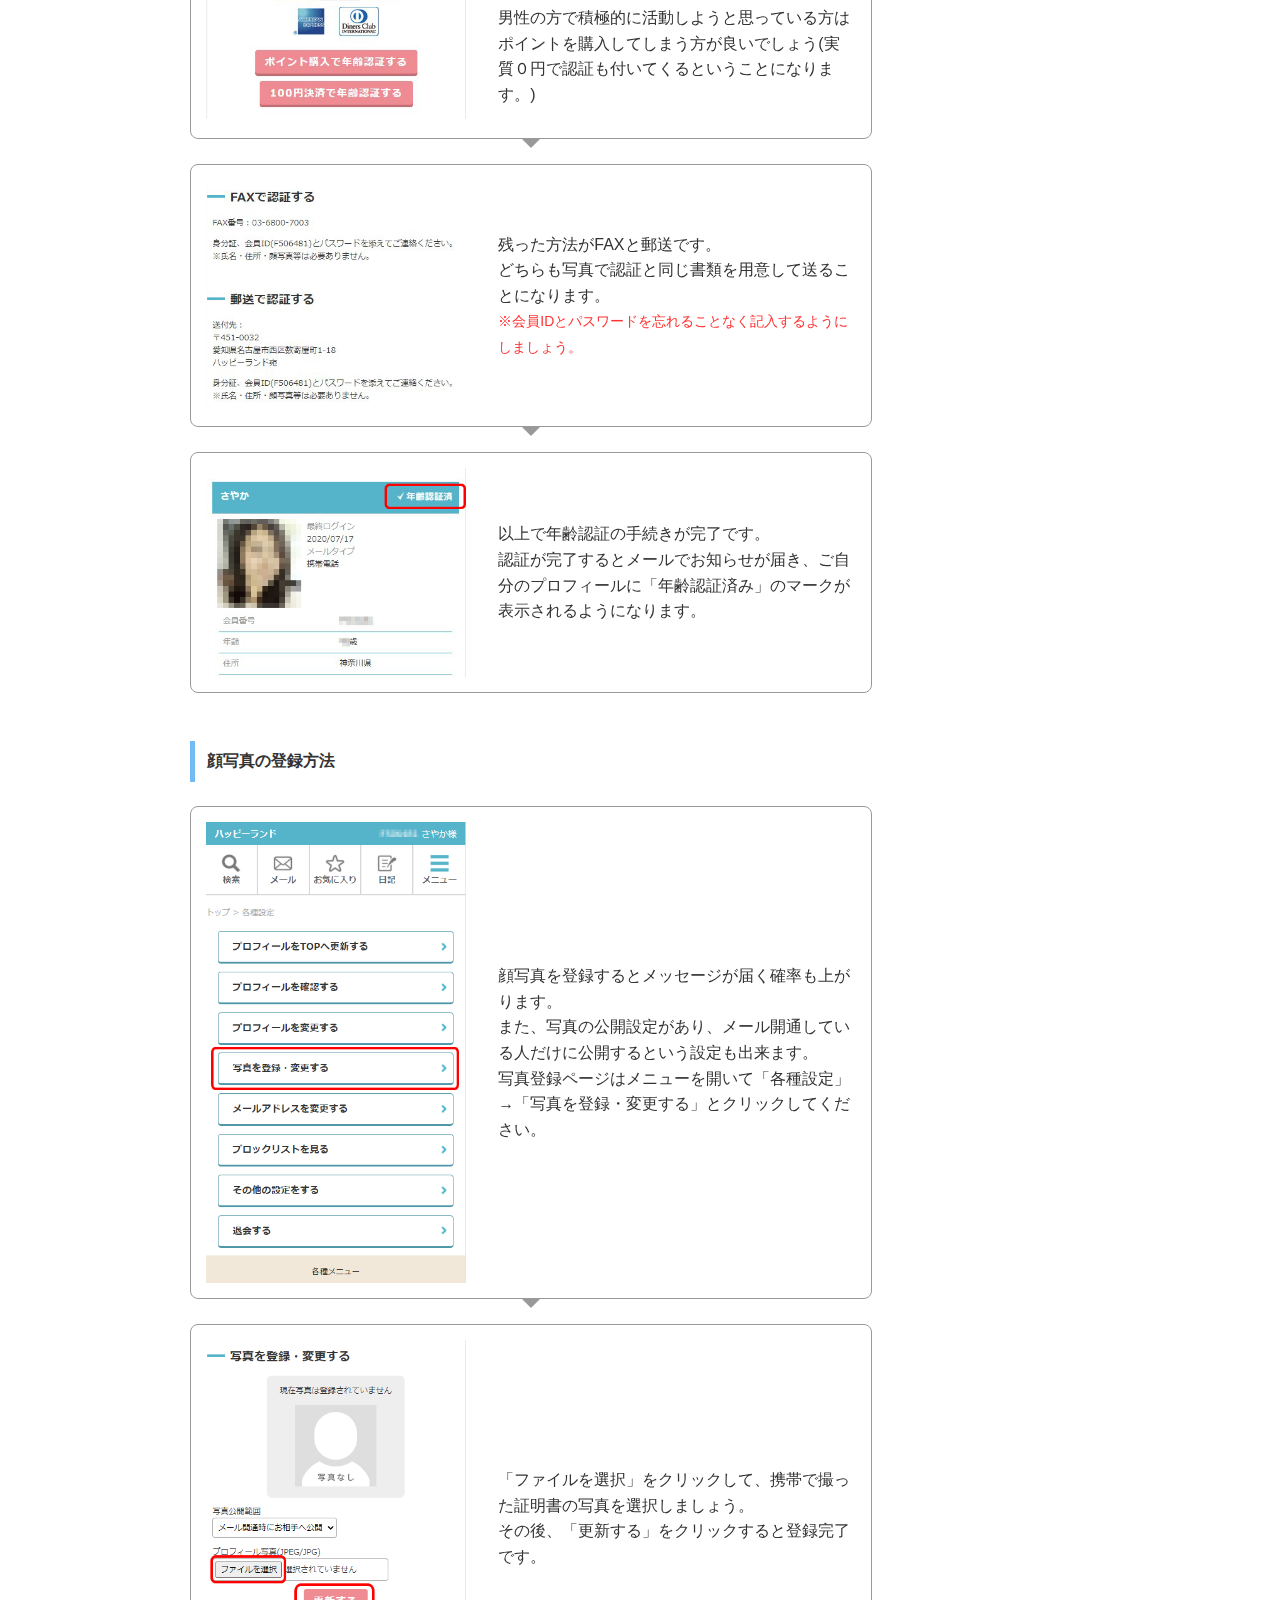
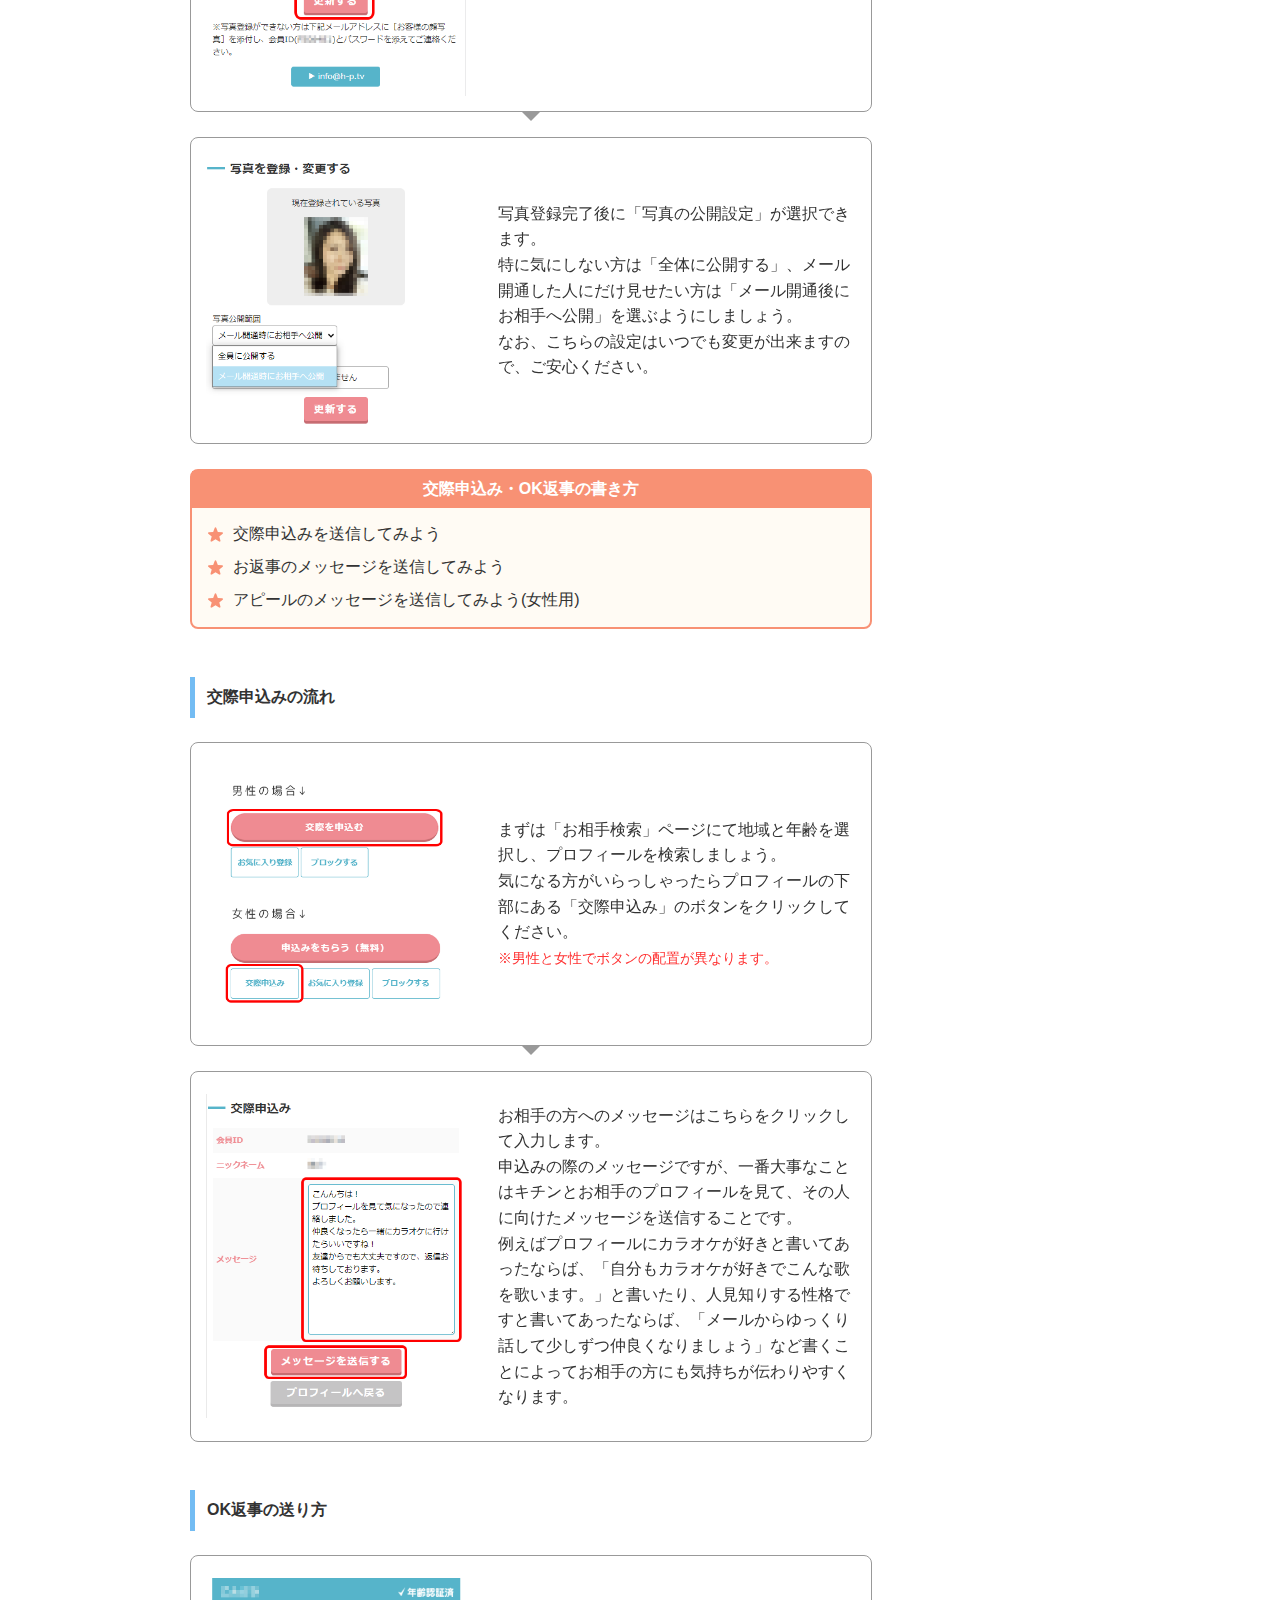
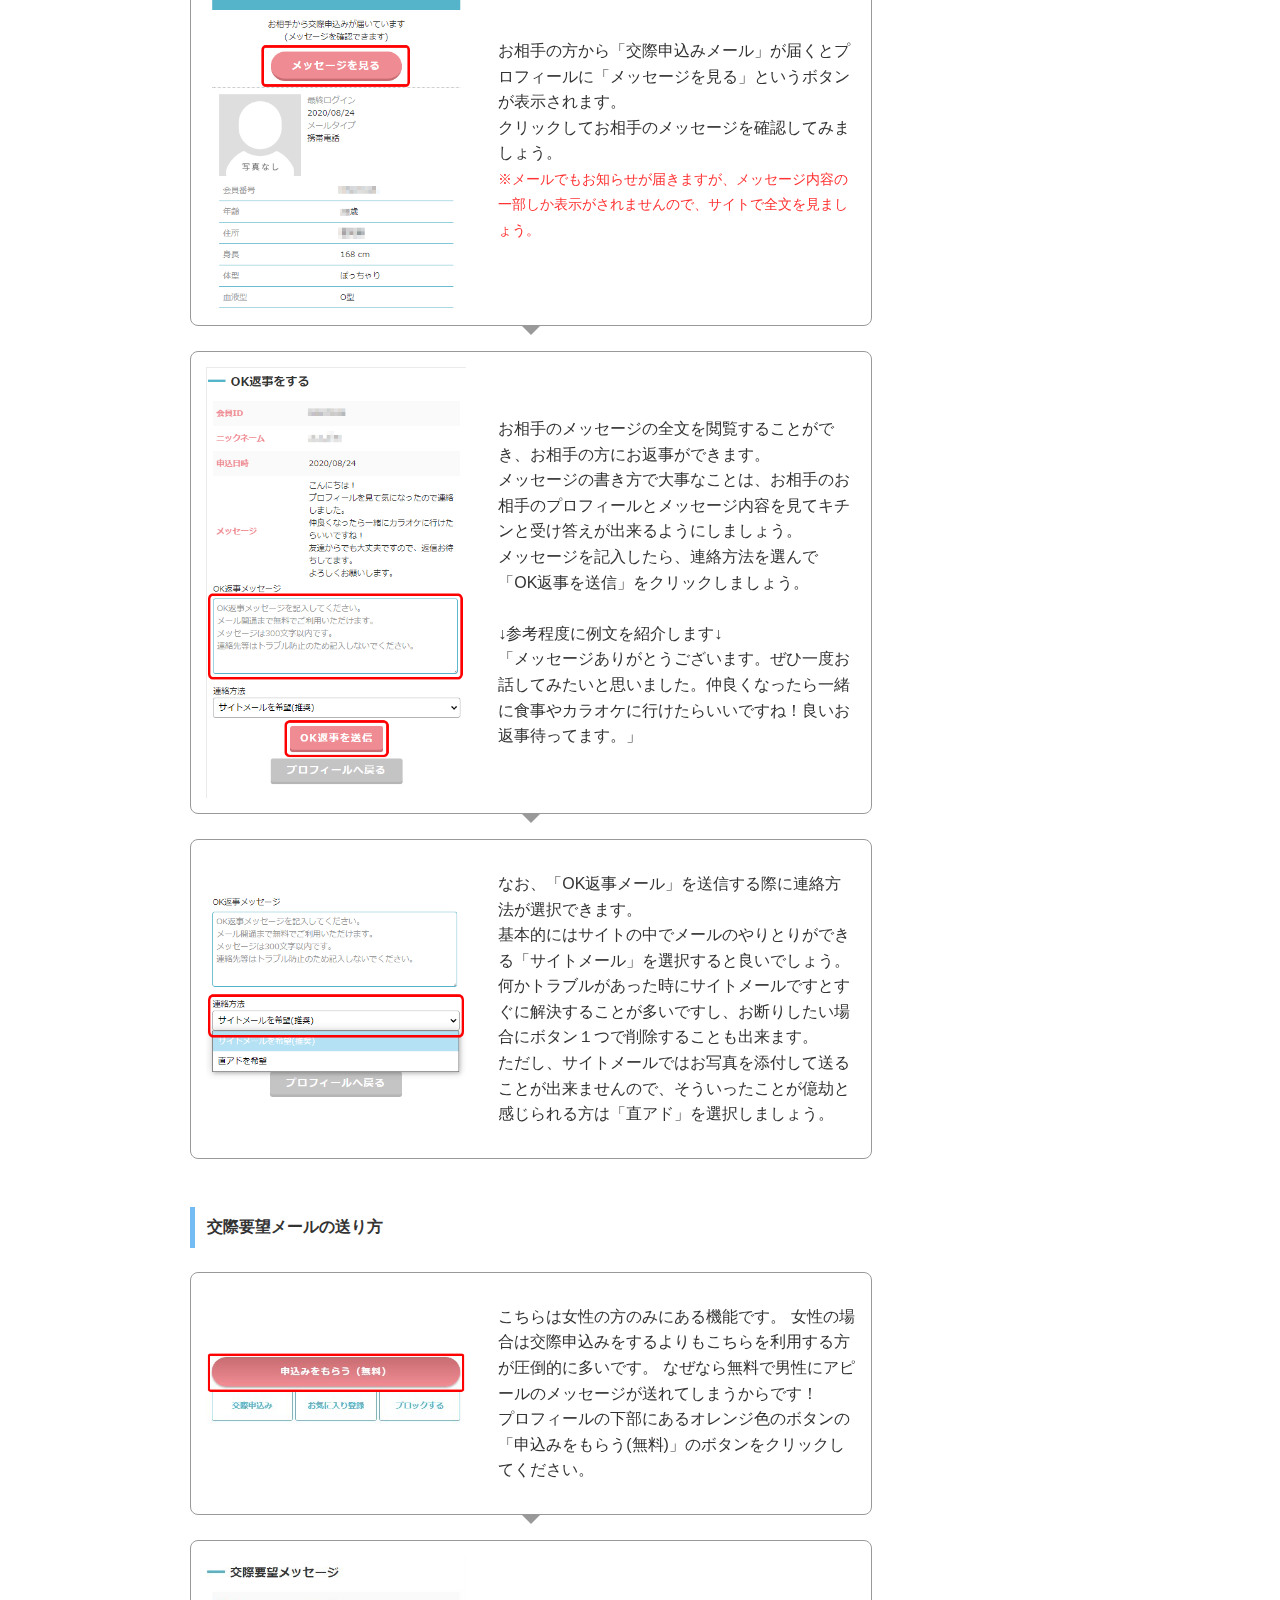
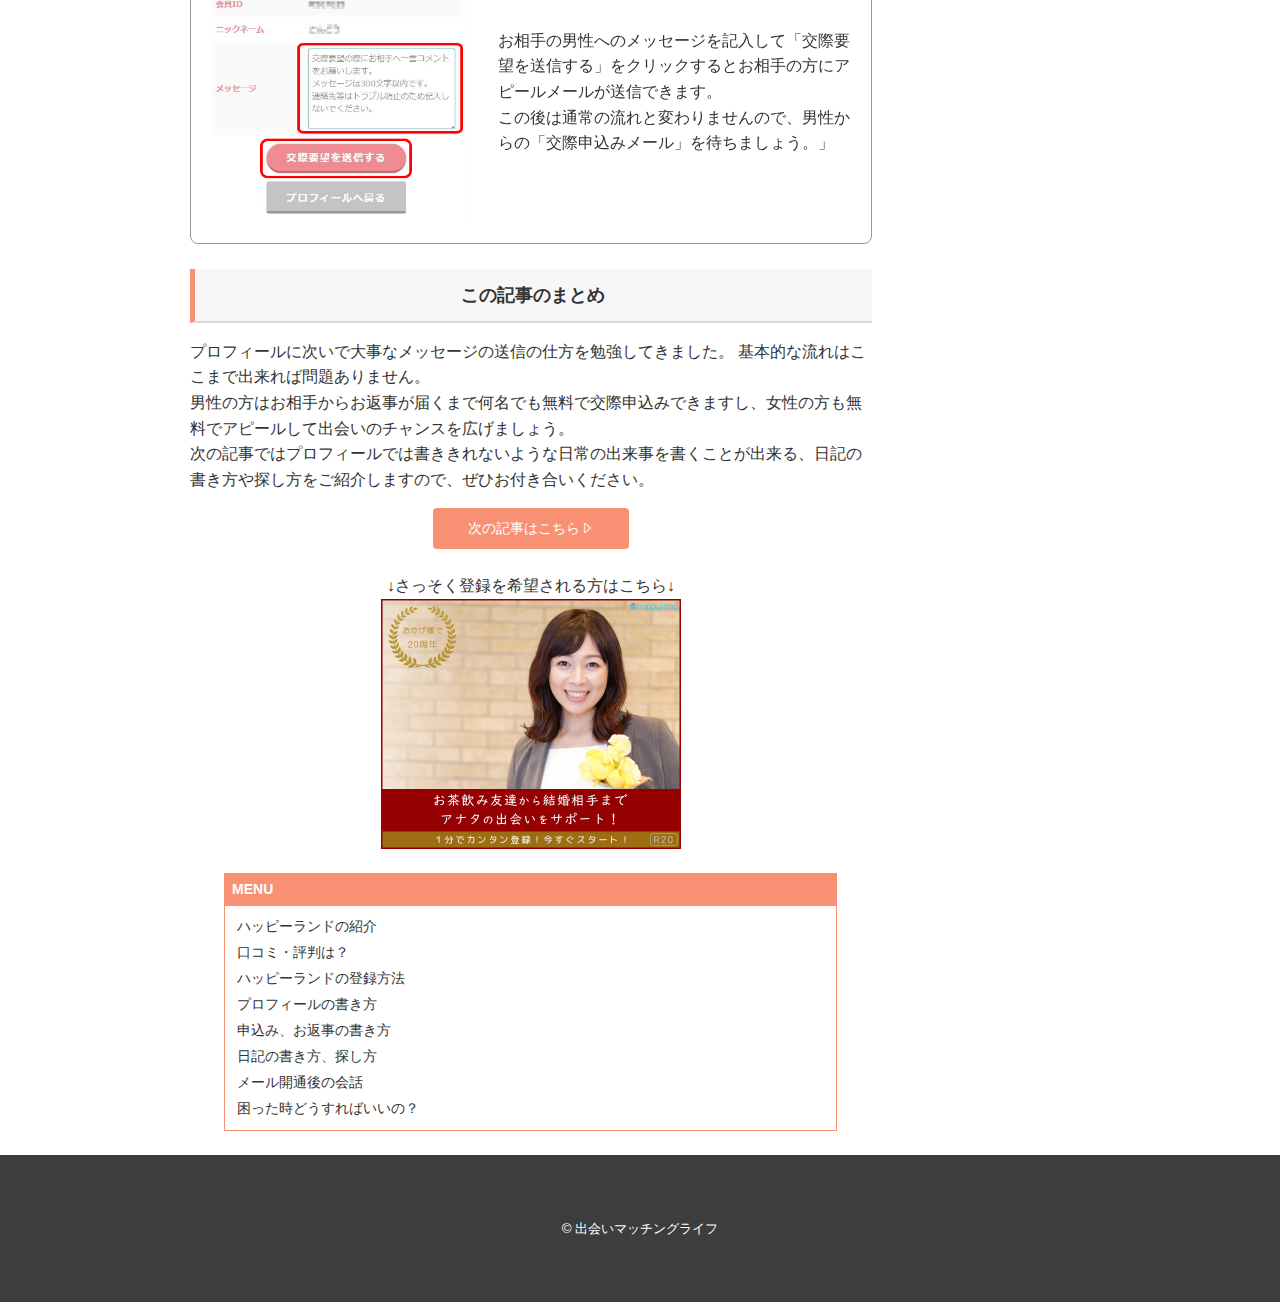
<file: message.html>
<!DOCTYPE html>
<html lang="ja">
<head>
  <meta charset="UTF-8">
  <meta http-equiv="X-UA-Compatible" content="IE=edge">
  <meta name="viewport" content="width=device-width, initial-scale=1.0">
  <title>出会いマッチングライフ - ハッピーランドの口コミ・評判・攻略法</title>
  <link rel="icon" href="img/favicon.png">
  <link rel="stylesheet" href="https://cdn.jsdelivr.net/npm/bootstrap-icons@1.8.1/font/bootstrap-icons.css">
  <link rel="stylesheet" href="css/style.css">
</head>
<body>

<header>
  <div class="container">
    <a href="index.html">
      <h1><img src="img/logo.png" alt="出会いマッチングライフのロゴ" width="200" height="38"></h1>
    </a>
    <nav class="sp-menu">
      <ul>
        <li>
          <a href="#" id="open-menu">
            <i class="bi bi-list"></i>
            メニュー
          </a>
        </li>
      </ul>
    </nav>
  </div>
</header>

<div class="overlay">
  <h1>MENU</h1>
  <nav>
    <ul>
      <li><a href="index.html">ハッピーランドの紹介</a></li>
      <li><a href="revue.html">口コミ・評判は？</a></li>
      <li><a href="entry.html">ハッピーランドの登録方法</a></li>
      <li><a href="profile.html">プロフィールの書き方</a></li>
      <li><a href="message.html">申込み、お返事の書き方</a></li>
      <li><a href="diary.html">日記の書き方、探し方</a></li>
      <li><a href="mail.html">メール開通後の会話</a></li>
      <li><a href="faq.html">困った時どうすればいいの？</a></li>
    </ul>
  </nav>
</div>

<div class="mask disable"></div>

<div id="target"></div>

<main>

  <div class="sticky-container">

    <div class="pc-menu">
      <div class="side-menu">
        <h1>MENU</h1>
        <nav>
          <ul>
            <li><a href="index.html">ハッピーランドの紹介</a></li>
            <li><a href="revue.html">口コミ・評判は？</a></li>
            <li><a href="entry.html">ハッピーランドの登録方法</a></li>
            <li><a href="profile.html">プロフィールの書き方</a></li>
            <li><a href="message.html">申込み、お返事の書き方</a></li>
            <li><a href="diary.html">日記の書き方、探し方</a></li>
            <li><a href="mail.html">メール開通後の会話</a></li>
            <li><a href="faq.html">困った時どうすればいいの？</a></li>
          </ul>
        </nav>
        <a href="https://h-p.tv/happyland/" target="_blank"><img src="img/200×80_001.jpg" class="side-ad"></a>
      </div>
    </div>

    <div class="main-contents">

      <section class="intro">
        <div class="container">      
          <h1>申込み、お返事の書き方</h1>
          <p>
            基本的には男性の方が交際申込みをして、女性の方がOK返事をするというのが通常の流れのようです。<br>
            逆のパターンもありますが、どのサイトでも圧倒的に男性からアプローチする数の方が多いです。<br>
            男性の方は積極的に行動しないとなかなか出会いが訪れないのが現状です。<br>
            まずは<span class="important">申込みする前に</span>やっておきたいことを紹介します。
          </p>
        </div>
      </section>
    
      <section class="content">
        <div class="container">

          <section class="caption">
            <h1>申込みする前の準備</h1>
            <ul>
              <li>年齢認証しよう</li>
              <li>写真を登録しよう</li>
            </ul>
          </section>

          <h2>年齢認証の方法</h2>

          <div class="flow">

            <section>
              <div class="pic">
                <img src="img/age001.png">
              </div>
              <div class="desc">
                <p>
                  スムーズに利用するために、まず年齢認証を先にしておきましょう！<br>
                  年齢認証は個人情報を特定するものではなく、18歳以上の方が登録していることを確認するためのものですので、ご安心ください。まずはメニューを開いて「年齢認証」をクリックしましょう。認証方法は以下の４つです。
                </p>
                <ul class="list-item">
                  <li>写真で認証する</li>
                  <li>クレジットカードで認証する</li>
                  <li>FAXで認証する</li>
                  <li>郵送で認証する</li>
                </ul>
                <p>
                    自分に合った方法を選びましょう。
                </p>
              </div>
            </section>

            <section>
              <div class="pic">
                <img src="img/age002.png">
              </div>
              <div class="desc">
                <p>
                  写真で認証する方法を見ていきましょう。
                  基本的には皆さんこちらを選ぶ方が多いようです。<br>
                  認証に必要な項目は以下の３つです。
                </p>
                <ul class="list-item">
                  <li>身分証の名称 (例: 健康保険証)</li>
                  <li>発行元の名称 (例: 全国保険協会)</li>
                  <li>生年月日</li>
                </ul>
                <p>
                  その他の部分は隠しても大丈夫です。<br>
                  携帯などで写真を撮り「ファイルを選択」をクリックし、写真を選んだら「送信する」をクリックしましょう。<br>
                </p>
              </div>
            </section>

            <section>
              <div class="pic">
                <img src="img/age003.png">
              </div>
              <div class="desc">
                <p>
                  次はクレジットカードによる認証です。
                  クレジット認証は２通りあります。<br>
                  １つが100円決済で認証する方法、もう一つがメール開通のためのポイントを購入して認証する方法です。<br>
                  男性の方で積極的に活動しようと思っている方はポイントを購入してしまう方が良いでしょう(実質０円で認証も付いてくるということになります。)
                </p>
              </div>
            </section>

            <section>
              <div class="pic">
                <img src="img/age004.png">
              </div>
              <div class="desc">
                <p>
                  残った方法がFAXと郵送です。<br>
                  どちらも写真で認証と同じ書類を用意して送ることになります。<br>
                  <span class="caution">※会員IDとパスワードを忘れることなく記入するようにしましょう。</span>
                </p>
              </div>
            </section>

            <section>
              <div class="pic">
                <img src="img/age005.png">
              </div>
              <div class="desc">
                <p>
                  以上で年齢認証の手続きが完了です。<br>
                  認証が完了するとメールでお知らせが届き、ご自分のプロフィールに「年齢認証済み」のマークが表示されるようになります。
                </p>
              </div>
            </section>
  
          </div>

          <h2>顔写真の登録方法</h2>
          
          <div class="flow">

            <section>
              <div class="pic">
                <img src="img/photo001.png">
              </div>
              <div class="desc">
                <p>
                  顔写真を登録するとメッセージが届く確率も上がります。<br>
                  また、写真の公開設定があり、メール開通している人だけに公開するという設定も出来ます。<br>
                  写真登録ページはメニューを開いて「各種設定」→「写真を登録・変更する」とクリックしてください。
                </p>
              </div>
            </section>

            <section>
              <div class="pic">
                <img src="img/photo002.png">
              </div>
              <div class="desc">
                <p>
                  「ファイルを選択」をクリックして、携帯で撮った証明書の写真を選択しましょう。<br>
                  その後、「更新する」をクリックすると登録完了です。
                </p>
              </div>
            </section>

            <section>
              <div class="pic">
                <img src="img/photo003.png">
              </div>
              <div class="desc">
                <p>
                  写真登録完了後に「写真の公開設定」が選択できます。<br>
                  特に気にしない方は「全体に公開する」、メール開通した人にだけ見せたい方は「メール開通後にお相手へ公開」を選ぶようにしましょう。<br>
                  なお、こちらの設定はいつでも変更が出来ますので、ご安心ください。
                </p>
              </div>
            </section>

          </div>

          <section class="caption">
            <h1>交際申込み・OK返事の書き方</h1>
            <ul>
              <li>交際申込みを送信してみよう</li>
              <li>お返事のメッセージを送信してみよう</li>
              <li>アピールのメッセージを送信してみよう(女性用)</li>
            </ul>
          </section>

          <h2>交際申込みの流れ</h2>

          <div class="flow">

            <section>
              <div class="pic">
                <img src="img/message001.png">
              </div>
              <div class="desc">
                <p>
                  まずは「お相手検索」ページにて地域と年齢を選択し、プロフィールを検索しましょう。<br>
                  気になる方がいらっしゃったらプロフィールの下部にある「交際申込み」のボタンをクリックしてください。<br>
                  <span class="caution">※男性と女性でボタンの配置が異なります。</span>
                </p>
              </div>
            </section>

            <section>
              <div class="pic">
                <img src="img/message002.png">
              </div>
              <div class="desc">
                <p>
                  お相手の方へのメッセージはこちらをクリックして入力します。<br>
                  申込みの際のメッセージですが、一番大事なことはキチンとお相手のプロフィールを見て、その人に向けたメッセージを送信することです。<br>
                  例えばプロフィールにカラオケが好きと書いてあったならば、「自分もカラオケが好きでこんな歌を歌います。」と書いたり、人見知りする性格ですと書いてあったならば、「メールからゆっくり話して少しずつ仲良くなりましょう」など書くことによってお相手の方にも気持ちが伝わりやすくなります。
                </p>
              </div>
            </section>

          </div>

          <h2>OK返事の送り方</h2>
          
          <div class="flow">

            <section>
              <div class="pic">
                <img src="img/message003.png">
              </div>
              <div class="desc">
                <p>
                  お相手の方から「交際申込みメール」が届くとプロフィールに「メッセージを見る」というボタンが表示されます。<br>
                  クリックしてお相手のメッセージを確認してみましょう。<br>
                  <span class="caution">※メールでもお知らせが届きますが、メッセージ内容の一部しか表示がされませんので、サイトで全文を見ましょう。</span>
                </p>
              </div>
            </section>

            <section>
              <div class="pic">
                <img src="img/message004.png">
              </div>
              <div class="desc">
                <p>
                  お相手のメッセージの全文を閲覧することができ、お相手の方にお返事ができます。<br>
                  メッセージの書き方で大事なことは、お相手のお相手のプロフィールとメッセージ内容を見てキチンと受け答えが出来るようにしましょう。<br>
                  メッセージを記入したら、連絡方法を選んで「OK返事を送信」をクリックしましょう。<br><br>
                  ↓参考程度に例文を紹介します↓<br>
                  「メッセージありがとうございます。ぜひ一度お話してみたいと思いました。仲良くなったら一緒に食事やカラオケに行けたらいいですね！良いお返事待ってます。」
                </p>
              </div>
            </section>

            <section>
              <div class="pic">
                <img src="img/message005.png">
              </div>
              <div class="desc">
                <p>
                  なお、「OK返事メール」を送信する際に連絡方法が選択できます。<br>
                  基本的にはサイトの中でメールのやりとりができる「サイトメール」を選択すると良いでしょう。<br>
                  何かトラブルがあった時にサイトメールですとすぐに解決することが多いですし、お断りしたい場合にボタン１つで削除することも出来ます。<br>
                  ただし、サイトメールではお写真を添付して送ることが出来ませんので、そういったことが億劫と感じられる方は「直アド」を選択しましょう。
                </p>
              </div>
            </section>

          </div>

          <h2>交際要望メールの送り方</h2>
          
          <div class="flow">

            <section>
              <div class="pic">
                <img src="img/message006.png">
              </div>
              <div class="desc">
                <p>
                  こちらは女性の方のみにある機能です。
                  女性の場合は交際申込みをするよりもこちらを利用する方が圧倒的に多いです。
                  なぜなら無料で男性にアピールのメッセージが送れてしまうからです！<br>
                  プロフィールの下部にあるオレンジ色のボタンの「申込みをもらう(無料)」のボタンをクリックしてください。
                </p>
              </div>
            </section>

            <section>
              <div class="pic">
                <img src="img/message007.png">
              </div>
              <div class="desc">
                <p>
                  お相手の男性へのメッセージを記入して「交際要望を送信する」をクリックするとお相手の方にアピールメールが送信できます。<br>
                  この後は通常の流れと変わりませんので、男性からの「交際申込みメール」を待ちましょう。」
                </p>
              </div>
            </section>

          </div>

        </div>
      </section>
    
      <section class="summary">
        <div class="container">
          <h1>この記事のまとめ</h1>
          <p>
            プロフィールに次いで大事なメッセージの送信の仕方を勉強してきました。
            基本的な流れはここまで出来れば問題ありません。<br>
            男性の方はお相手からお返事が届くまで何名でも無料で交際申込みできますし、女性の方も無料でアピールして出会いのチャンスを広げましょう。<br>
            次の記事ではプロフィールでは書ききれないような日常の出来事を書くことが出来る、日記の書き方や探し方をご紹介しますので、ぜひお付き合いください。
          </p>
          <a href="diary.html">次の記事はこちら<i class="bi bi-caret-right"></i></a>
        </div>
      </section>
    
      <section class="ad">
        <div class="container">
          <p>↓さっそく登録を希望される方はこちら↓</p>
          <a href="https://h-p.tv/" target="blank"><img src="img/600×500_006_a.jpg" alt="ハッピーランドのバナー" width="300" height="250"></a>
        </div>
      </section>

      <section class="under-menu">
        <div class="container">
          <h1>MENU</h1>
          <nav>
            <ul>
              <li><a href="index.html">ハッピーランドの紹介</a></li>
              <li><a href="revue.html">口コミ・評判は？</a></li>
              <li><a href="entry.html">ハッピーランドの登録方法</a></li>
              <li><a href="profile.html">プロフィールの書き方</a></li>
              <li><a href="message.html">申込み、お返事の書き方</a></li>
              <li><a href="diary.html">日記の書き方、探し方</a></li>
              <li><a href="mail.html">メール開通後の会話</a></li>
              <li><a href="faq.html">困った時どうすればいいの？</a></li>
            </ul>
          </nav>
        </div>
      </section>

    </div><!--main-contents-->

  </div><!--sticky-container-->

</main>

<footer>
  <small>
    &copy; 出会いマッチングライフ
  </small>
</footer>

<a href="#" id="to_top">
  <i class="bi bi-arrow-up-square-fill"></i>
</a>

<script src="js/main.js"></script>
</body>
</html>
</file>
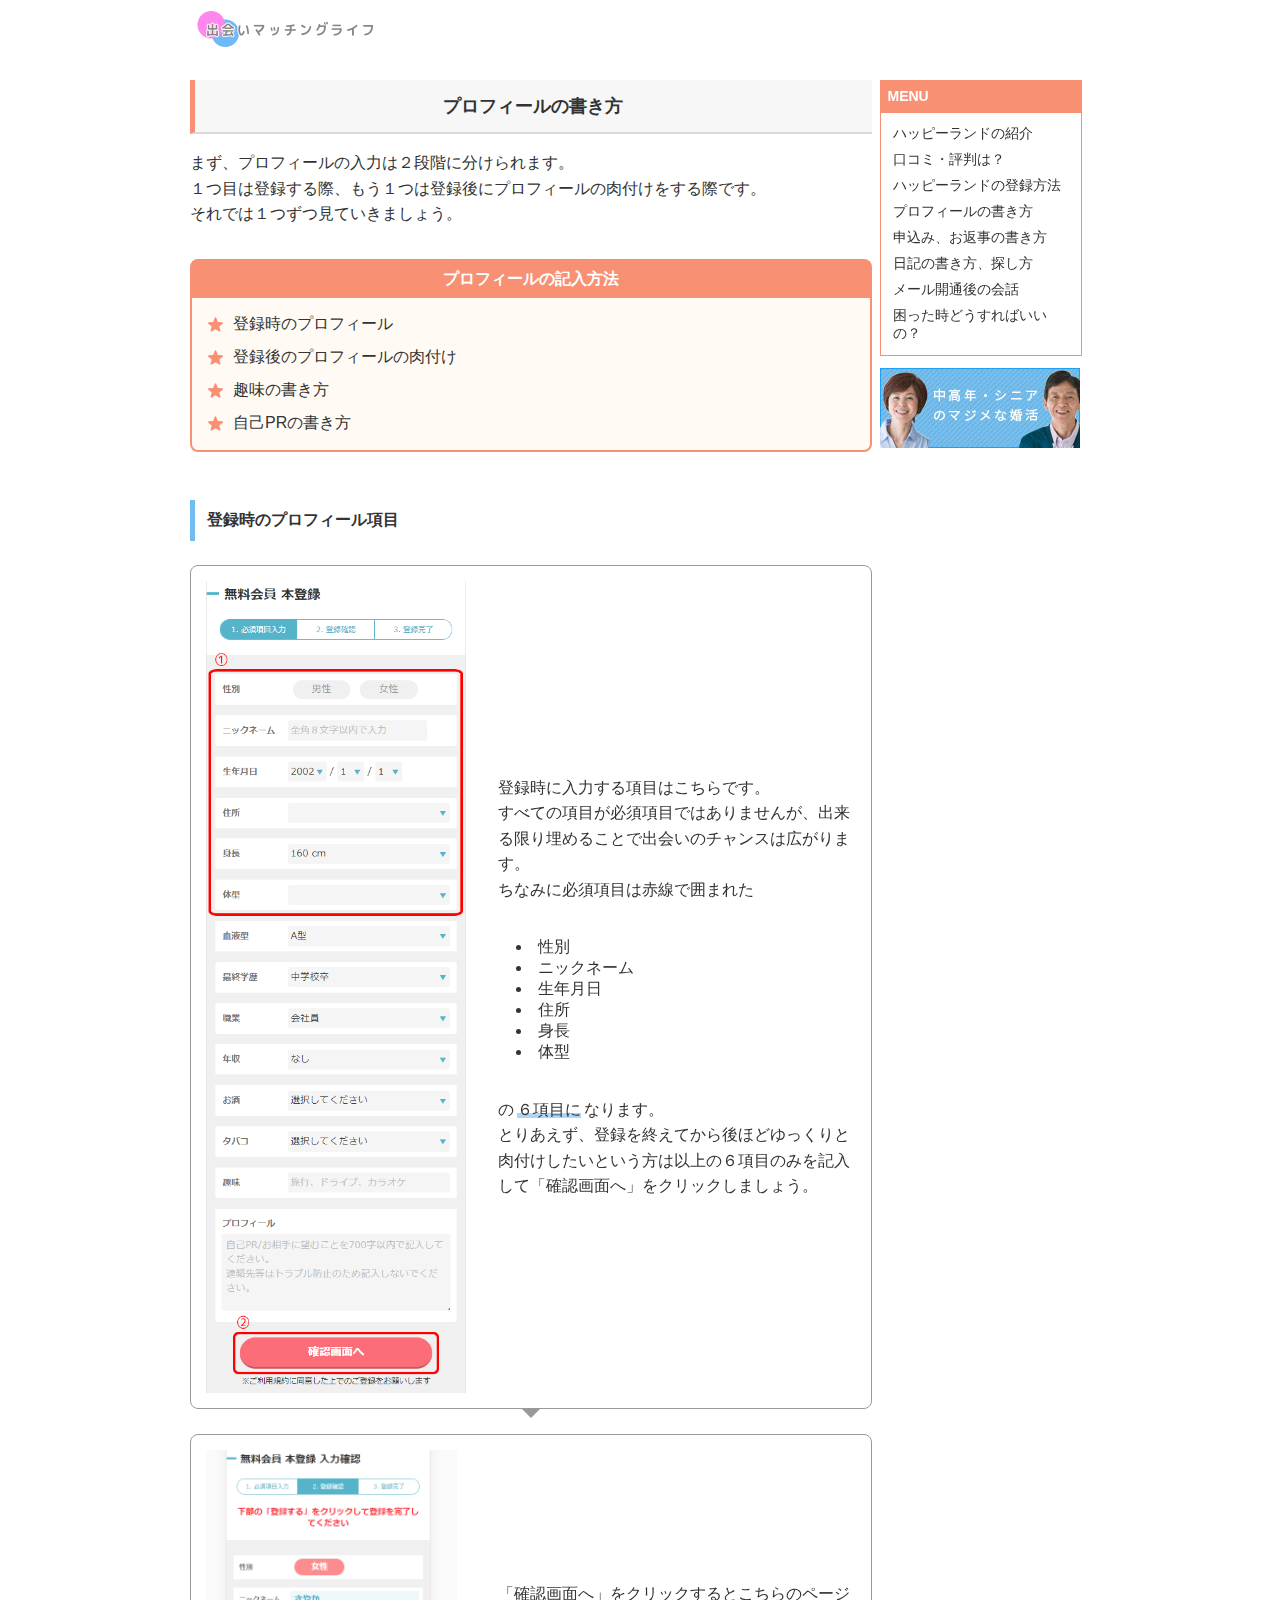
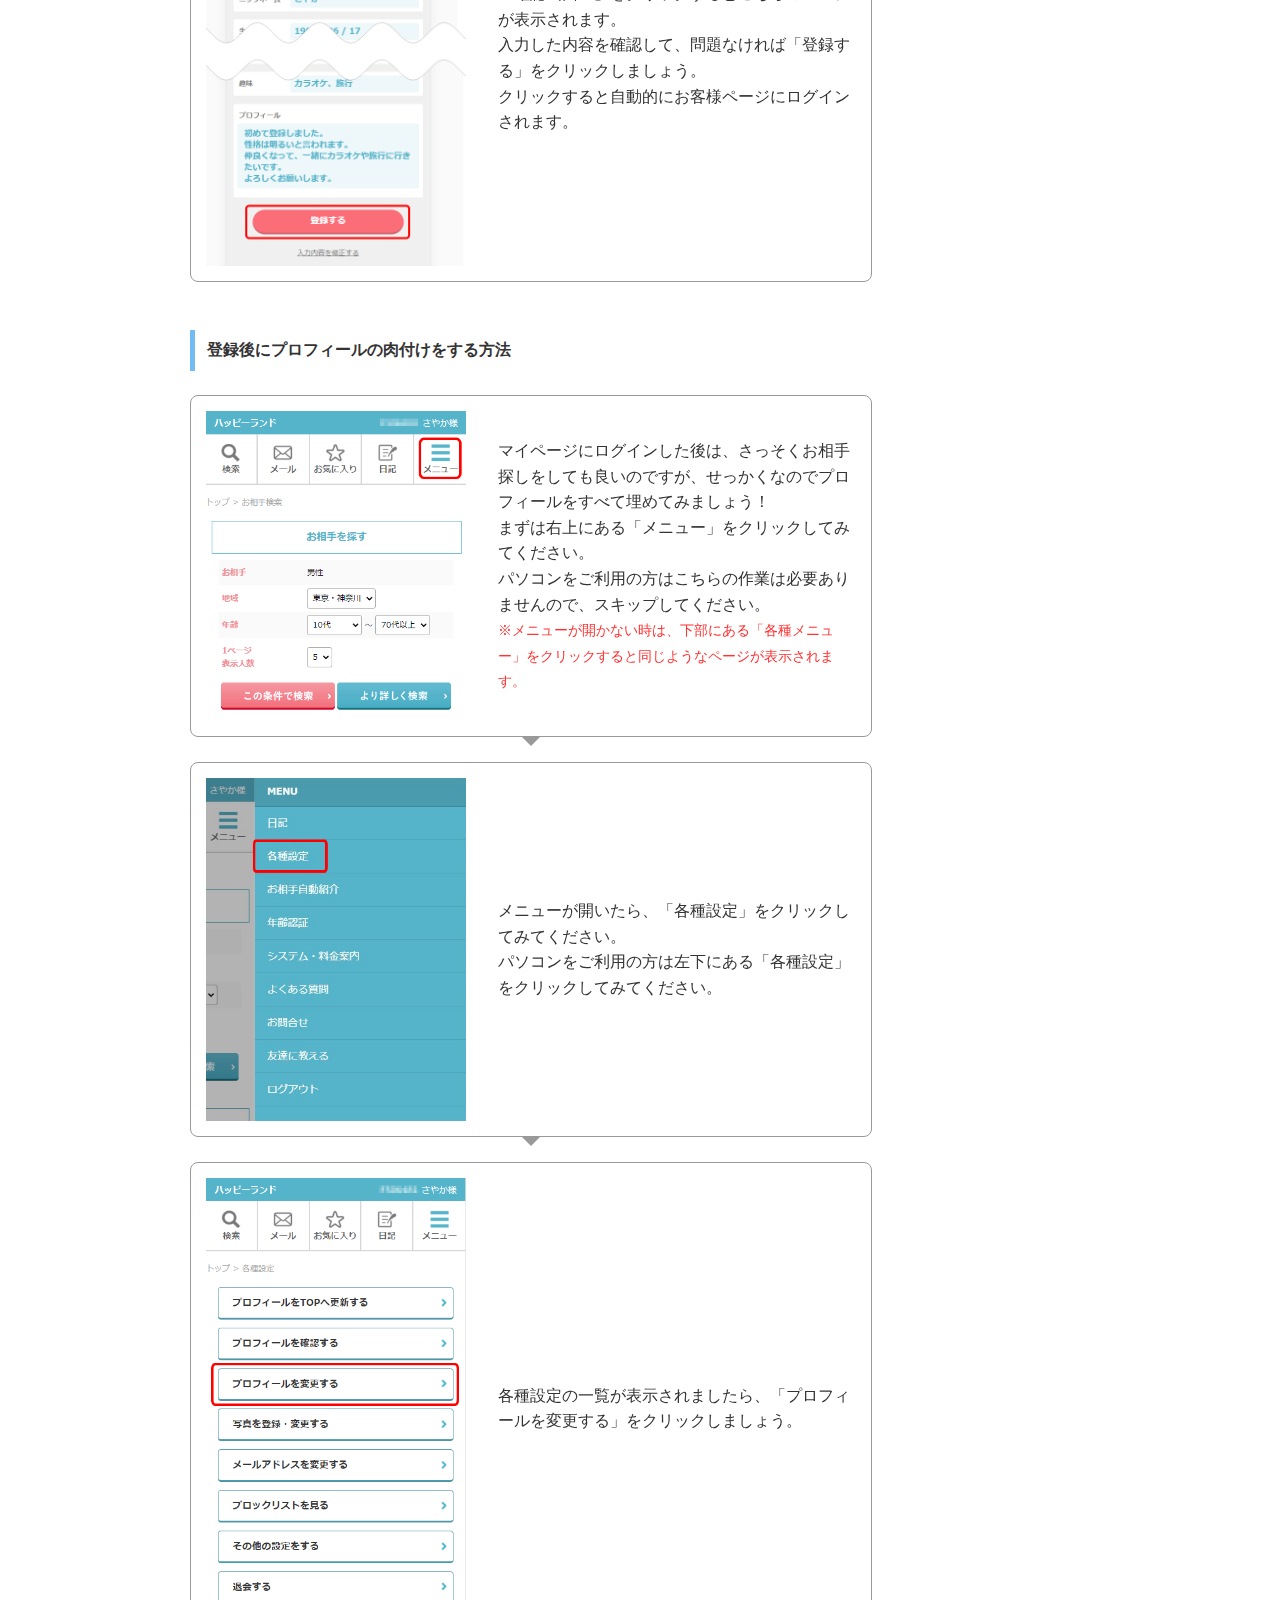
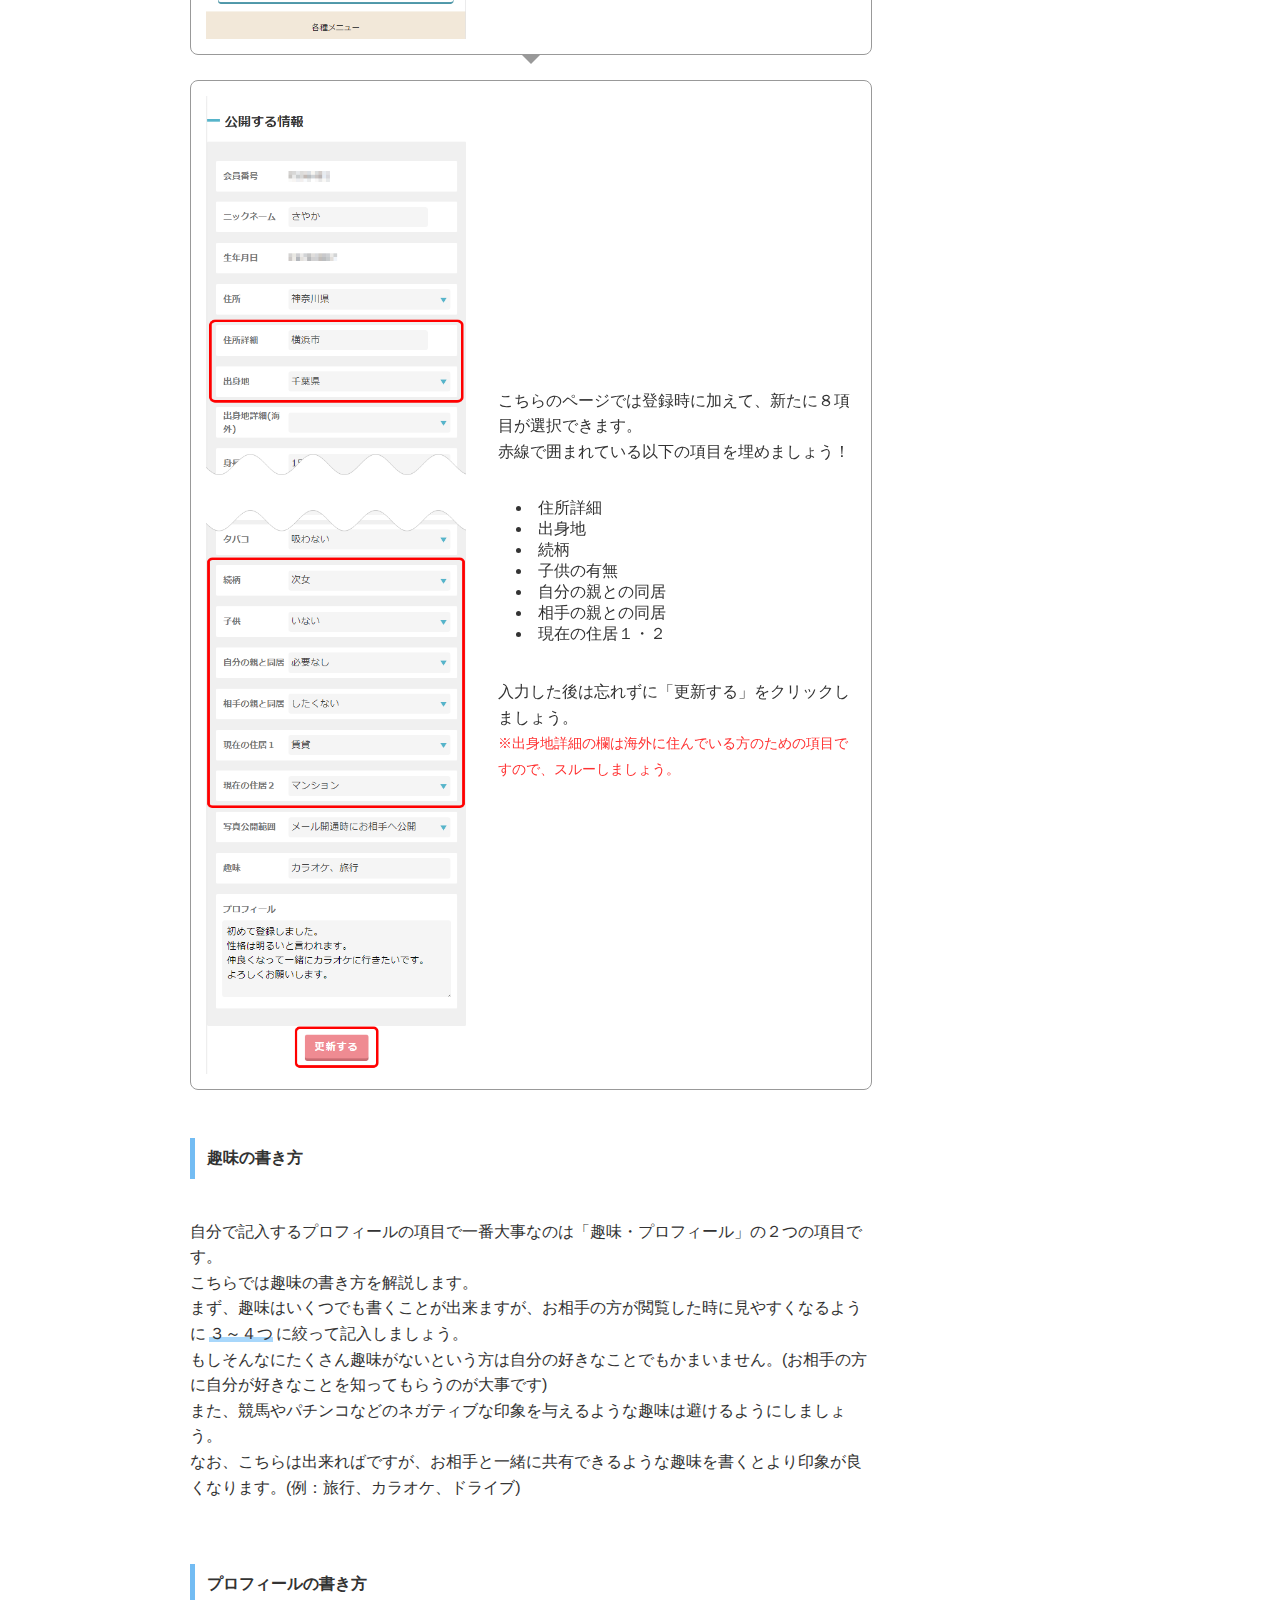
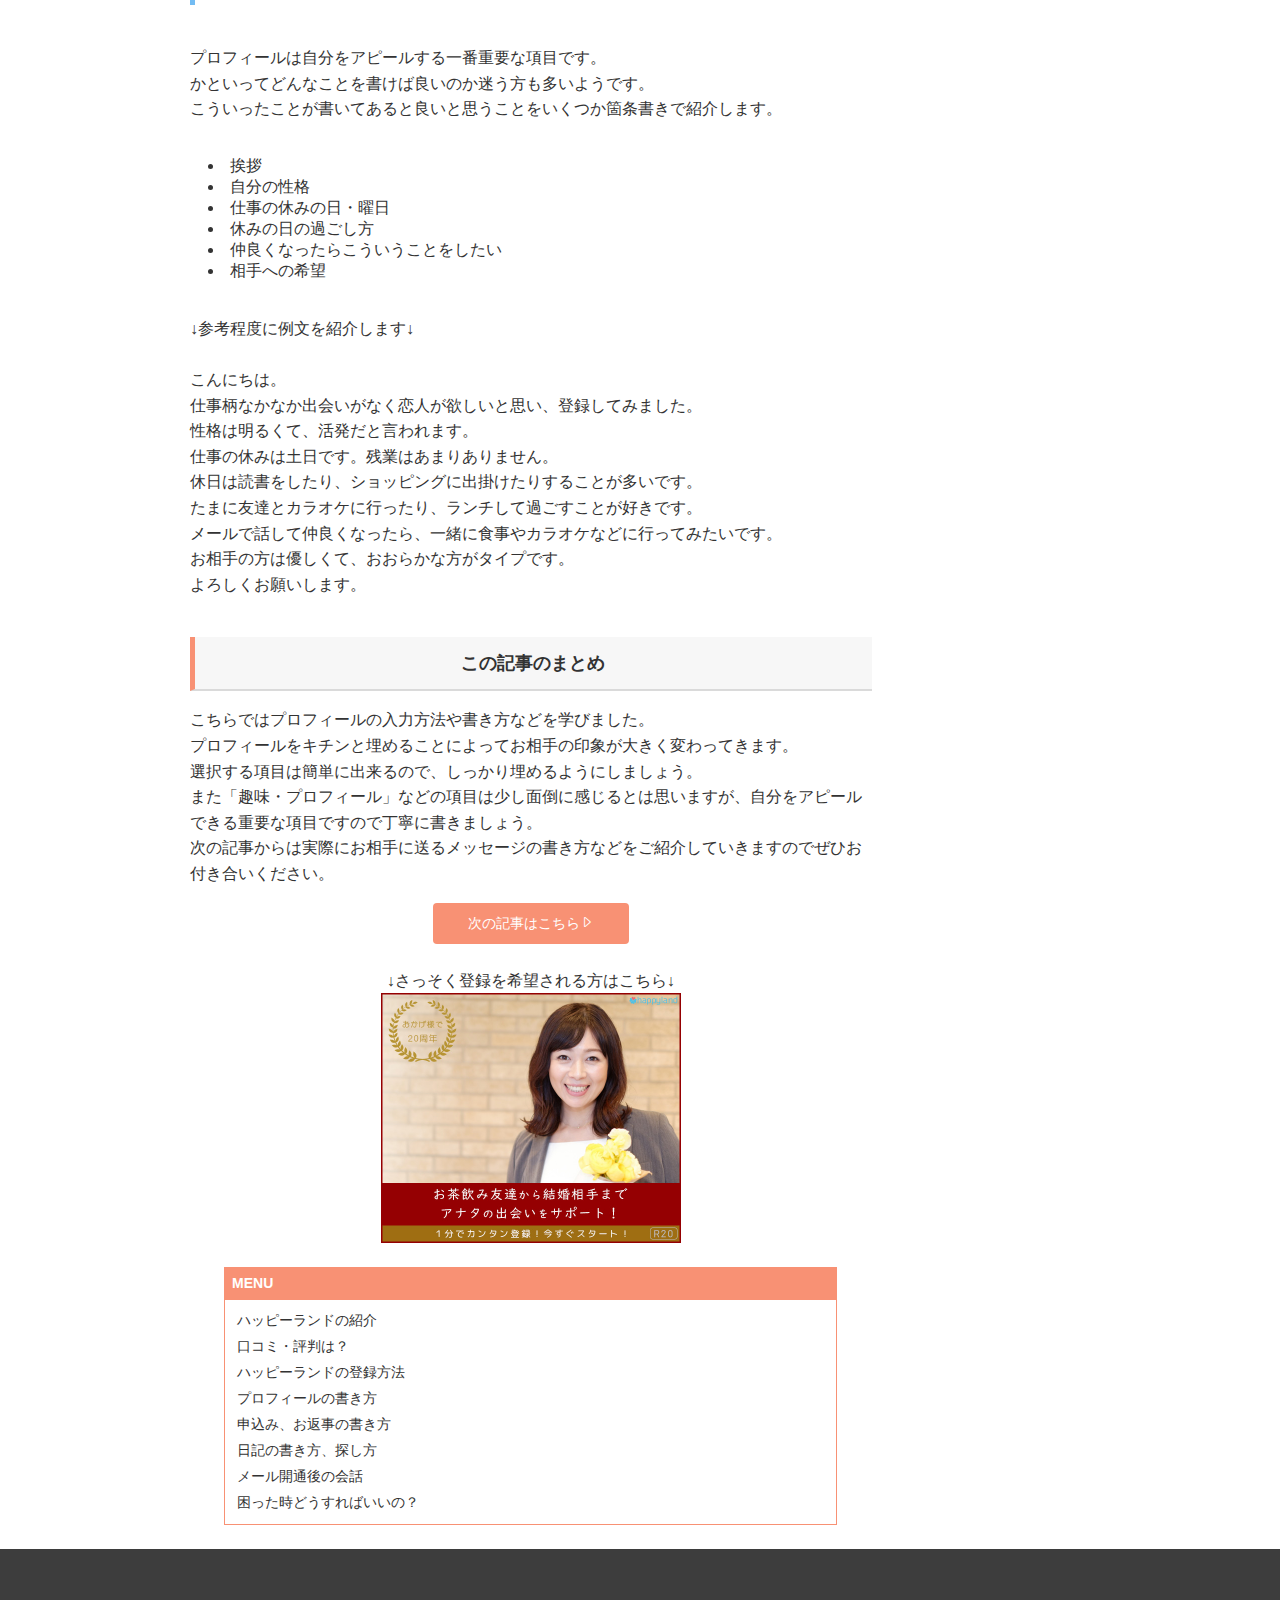
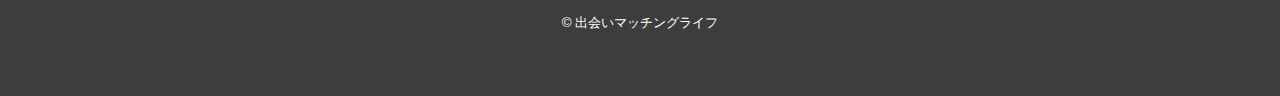
<file: profile.html>
<!DOCTYPE html>
<html lang="ja">
<head>
  <meta charset="UTF-8">
  <meta http-equiv="X-UA-Compatible" content="IE=edge">
  <meta name="viewport" content="width=device-width, initial-scale=1.0">
  <title>出会いマッチングライフ - ハッピーランドの口コミ・評判・攻略法</title>
  <link rel="icon" href="img/favicon.png">
  <link rel="stylesheet" href="https://cdn.jsdelivr.net/npm/bootstrap-icons@1.8.1/font/bootstrap-icons.css">
  <link rel="stylesheet" href="css/style.css">
</head>
<body>

<header>
  <div class="container">
    <a href="index.html">
      <h1><img src="img/logo.png" alt="出会いマッチングライフのロゴ" width="200" height="38"></h1>
    </a>
    <nav class="sp-menu">
      <ul>
        <li>
          <a href="#" id="open-menu">
            <i class="bi bi-list"></i>
            メニュー
          </a>
        </li>
      </ul>
    </nav>
  </div>
</header>

<div class="overlay">
  <h1>MENU</h1>
  <nav>
    <ul>
      <li><a href="index.html">ハッピーランドの紹介</a></li>
      <li><a href="revue.html">口コミ・評判は？</a></li>
      <li><a href="entry.html">ハッピーランドの登録方法</a></li>
      <li><a href="profile.html">プロフィールの書き方</a></li>
      <li><a href="message.html">申込み、お返事の書き方</a></li>
      <li><a href="diary.html">日記の書き方、探し方</a></li>
      <li><a href="mail.html">メール開通後の会話</a></li>
      <li><a href="faq.html">困った時どうすればいいの？</a></li>
    </ul>
  </nav>
</div>

<div class="mask disable"></div>

<div id="target"></div>

<main>

  <div class="sticky-container">

    <div class="pc-menu">
      <div class="side-menu">
        <h1>MENU</h1>
        <nav>
          <ul>
            <li><a href="index.html">ハッピーランドの紹介</a></li>
            <li><a href="revue.html">口コミ・評判は？</a></li>
            <li><a href="entry.html">ハッピーランドの登録方法</a></li>
            <li><a href="profile.html">プロフィールの書き方</a></li>
            <li><a href="message.html">申込み、お返事の書き方</a></li>
            <li><a href="diary.html">日記の書き方、探し方</a></li>
            <li><a href="mail.html">メール開通後の会話</a></li>
            <li><a href="faq.html">困った時どうすればいいの？</a></li>
          </ul>
        </nav>
        <a href="https://h-p.tv/happyland/" target="_blank"><img src="img/200×80_001.jpg" class="side-ad"></a>
      </div>
    </div>

    <div class="main-contents">

      <section class="intro">
        <div class="container">      
          <h1>プロフィールの書き方</h1>
          <p>
            まず、プロフィールの入力は２段階に分けられます。<br>
            １つ目は登録する際、もう１つは登録後にプロフィールの肉付けをする際です。<br>
            それでは１つずつ見ていきましょう。
          </p>
        </div>
      </section>
    
      <section class="content">
        <div class="container">

          <section class="caption">
            <h1>プロフィールの記入方法</h1>
            <ul>
              <li>登録時のプロフィール</li>
              <li>登録後のプロフィールの肉付け</li>
              <li>趣味の書き方</li>
              <li>自己PRの書き方</li>
            </ul>
          </section>

          <h2>登録時のプロフィール項目</h2>

          <div class="flow">

            <section>
              <div class="pic">
                <img src="img/profile001.png">
              </div>
              <div class="desc">
                <p>
                  登録時に入力する項目はこちらです。<br>
                  すべての項目が必須項目ではありませんが、出来る限り埋めることで出会いのチャンスは広がります。<br>
                  ちなみに必須項目は赤線で囲まれた
                </p>
                <ul class="list-item">
                  <li>性別</li>
                  <li>ニックネーム</li>
                  <li>生年月日</li>
                  <li>住所</li>
                  <li>身長</li>
                  <li>体型</li>
                </ul>
                <p>
                    の<span class="important">６項目に</span>なります。<br>
                  とりあえず、登録を終えてから後ほどゆっくりと肉付けしたいという方は以上の６項目のみを記入して「確認画面へ」をクリックしましょう。
                </p>
              </div>
            </section>

            <section>
              <div class="pic">
                <img src="img/profile002.png">
              </div>
              <div class="desc">
                <p>
                「確認画面へ」をクリックするとこちらのページが表示されます。<br>
                入力した内容を確認して、問題なければ「登録する」をクリックしましょう。<br>
                クリックすると自動的にお客様ページにログインされます。
                </p>
              </div>
            </section>
  
          </div>

          <h2>登録後にプロフィールの肉付けをする方法</h2>
          
          <div class="flow">

            <section>
              <div class="pic">
                <img src="img/profile003.png">
              </div>
              <div class="desc">
                <p>
                マイページにログインした後は、さっそくお相手探しをしても良いのですが、せっかくなのでプロフィールをすべて埋めてみましょう！<br>
                まずは右上にある「メニュー」をクリックしてみてください。<br>
                パソコンをご利用の方はこちらの作業は必要ありませんので、スキップしてください。<br>
                <span class="caution">※メニューが開かない時は、下部にある「各種メニュー」をクリックすると同じようなページが表示されます。</span>
                </p>
              </div>
            </section>

            <section>
              <div class="pic">
                <img src="img/profile004.png">
              </div>
              <div class="desc">
                <p>
                  メニューが開いたら、「各種設定」をクリックしてみてください。<br>
                  パソコンをご利用の方は左下にある「各種設定」をクリックしてみてください。
                </p>
              </div>
            </section>

            <section>
              <div class="pic">
                <img src="img/profile005.png">
              </div>
              <div class="desc">
                <p>
                  各種設定の一覧が表示されましたら、「プロフィールを変更する」をクリックしましょう。
                </p>
              </div>
            </section>

            <section>
              <div class="pic">
                <img src="img/profile006.png">
              </div>
              <div class="desc">
                <p>
                  こちらのページでは登録時に加えて、新たに８項目が選択できます。<br>
                  赤線で囲まれている以下の項目を埋めましょう！
                </p>
                <ul class="list-item">
                  <li>住所詳細</li>
                  <li>出身地</li>
                  <li>続柄</li>
                  <li>子供の有無</li>
                  <li>自分の親との同居</li>
                  <li>相手の親との同居</li>
                  <li>現在の住居１・２</li>
                </ul>
                <p>
                  入力した後は忘れずに「更新する」をクリックしましょう。<br>
                  <span class="caution">※出身地詳細の欄は海外に住んでいる方のための項目ですので、スルーしましょう。</span>
                </p>
              </div>
            </section>

          </div>

          <h2>趣味の書き方</h2>
          <p>
            自分で記入するプロフィールの項目で一番大事なのは「趣味・プロフィール」の２つの項目です。<br>
            こちらでは趣味の書き方を解説します。<br>
            まず、趣味はいくつでも書くことが出来ますが、お相手の方が閲覧した時に見やすくなるように<span class="important">３～４つ</span>に絞って記入しましょう。<br>
            もしそんなにたくさん趣味がないという方は自分の好きなことでもかまいません。(お相手の方に自分が好きなことを知ってもらうのが大事です)<br>
            また、競馬やパチンコなどのネガティブな印象を与えるような趣味は避けるようにしましょう。<br>
            なお、こちらは出来ればですが、お相手と一緒に共有できるような趣味を書くとより印象が良くなります。(例：旅行、カラオケ、ドライブ)
          </p>

          <h2>プロフィールの書き方</h2>
          <p>
            プロフィールは自分をアピールする一番重要な項目です。<br>
            かといってどんなことを書けば良いのか迷う方も多いようです。<br>
            こういったことが書いてあると良いと思うことをいくつか箇条書きで紹介します。
          </p>
          <ul class="list-item">
            <li>挨拶</li>
            <li>自分の性格</li>
            <li>仕事の休みの日・曜日</li>
            <li>休みの日の過ごし方</li>
            <li>仲良くなったらこういうことをしたい</li>
            <li>相手への希望</li>
          </ul>
          <p>
            ↓参考程度に例文を紹介します↓<br><br>
            こんにちは。<br>
            仕事柄なかなか出会いがなく恋人が欲しいと思い、登録してみました。<br>
            性格は明るくて、活発だと言われます。<br>
            仕事の休みは土日です。残業はあまりありません。<br>
            休日は読書をしたり、ショッピングに出掛けたりすることが多いです。<br>
            たまに友達とカラオケに行ったり、ランチして過ごすことが好きです。<br>
            メールで話して仲良くなったら、一緒に食事やカラオケなどに行ってみたいです。<br>
            お相手の方は優しくて、おおらかな方がタイプです。<br>
            よろしくお願いします。
          </p>

        </div>
      </section>
    
      <section class="summary">
        <div class="container">
          <h1>この記事のまとめ</h1>
          <p>
            こちらではプロフィールの入力方法や書き方などを学びました。<br>
            プロフィールをキチンと埋めることによってお相手の印象が大きく変わってきます。<br>
            選択する項目は簡単に出来るので、しっかり埋めるようにしましょう。<br>
            また「趣味・プロフィール」などの項目は少し面倒に感じるとは思いますが、自分をアピールできる重要な項目ですので丁寧に書きましょう。<br>
            次の記事からは実際にお相手に送るメッセージの書き方などをご紹介していきますのでぜひお付き合いください。
          </p>
          <a href="message.html">次の記事はこちら<i class="bi bi-caret-right"></i></a>
        </div>
      </section>
    
      <section class="ad">
        <div class="container">
          <p>↓さっそく登録を希望される方はこちら↓</p>
          <a href="https://h-p.tv/" target="blank"><img src="img/600×500_006_a.jpg" alt="ハッピーランドのバナー" width="300" height="250"></a>
        </div>
      </section>

      <section class="under-menu">
        <div class="container">
          <h1>MENU</h1>
          <nav>
            <ul>
              <li><a href="index.html">ハッピーランドの紹介</a></li>
              <li><a href="revue.html">口コミ・評判は？</a></li>
              <li><a href="entry.html">ハッピーランドの登録方法</a></li>
              <li><a href="profile.html">プロフィールの書き方</a></li>
              <li><a href="message.html">申込み、お返事の書き方</a></li>
              <li><a href="diary.html">日記の書き方、探し方</a></li>
              <li><a href="mail.html">メール開通後の会話</a></li>
              <li><a href="faq.html">困った時どうすればいいの？</a></li>
            </ul>
          </nav>
        </div>
      </section>

    </div><!--main-contents-->

  </div><!--sticky-container-->

</main>

<footer>
  <small>
    &copy; 出会いマッチングライフ
  </small>
</footer>

<a href="#" id="to_top">
  <i class="bi bi-arrow-up-square-fill"></i>
</a>

<script src="js/main.js"></script>
</body>
</html>
</file>
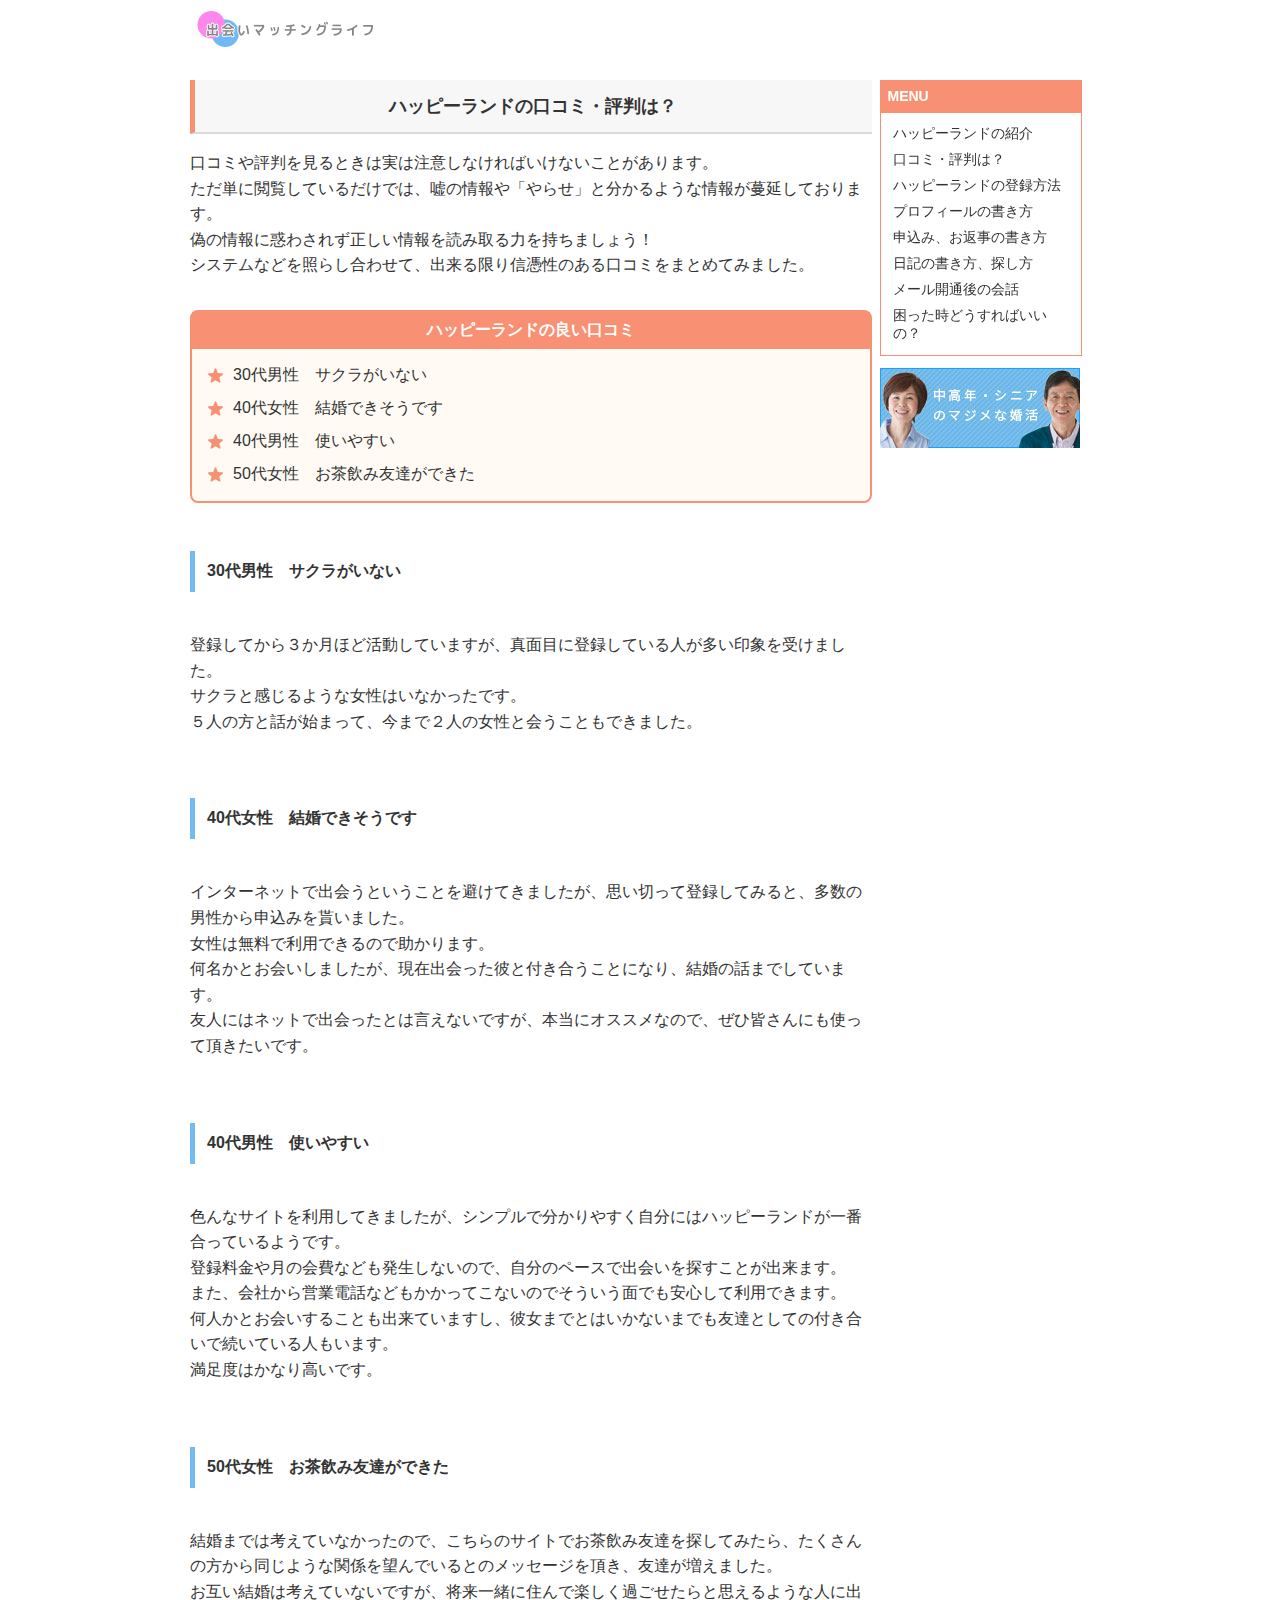
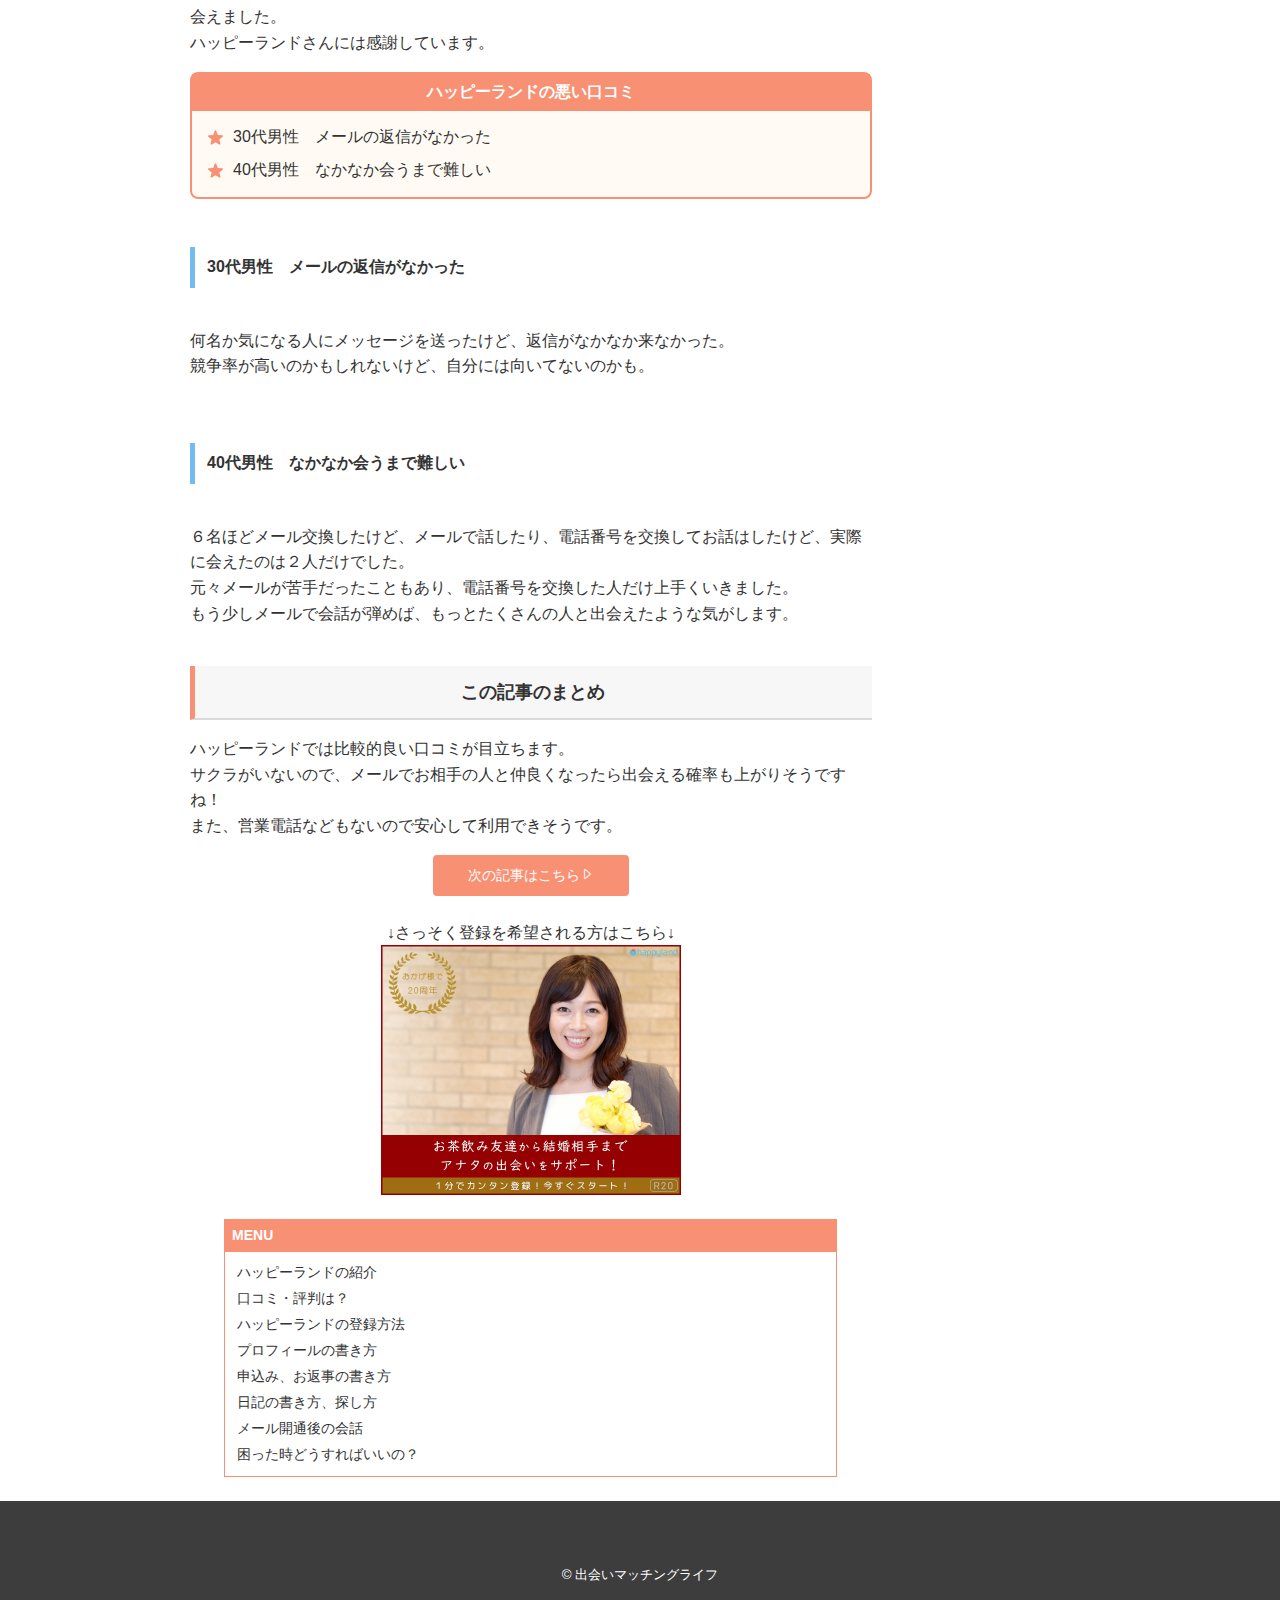
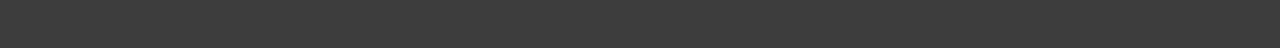
<file: revue.html>
<!DOCTYPE html>
<html lang="ja">
<head>
  <meta charset="UTF-8">
  <meta http-equiv="X-UA-Compatible" content="IE=edge">
  <meta name="viewport" content="width=device-width, initial-scale=1.0">
  <title>出会いマッチングライフ - ハッピーランドの口コミ・評判・攻略法</title>
  <link rel="icon" href="img/favicon.png">
  <link rel="stylesheet" href="https://cdn.jsdelivr.net/npm/bootstrap-icons@1.8.1/font/bootstrap-icons.css">
  <link rel="stylesheet" href="css/style.css">
</head>
<body>

<header>
  <div class="container">
    <a href="index.html">
      <h1><img src="img/logo.png" alt="出会いマッチングライフのロゴ" width="200" height="38"></h1>
    </a>
    <nav class="sp-menu">
      <ul>
        <li>
          <a href="#" id="open-menu">
            <i class="bi bi-list"></i>
            メニュー
          </a>
        </li>
      </ul>
    </nav>
  </div>
</header>

<div class="overlay">
  <h1>MENU</h1>
  <nav>
    <ul>
      <li><a href="index.html">ハッピーランドの紹介</a></li>
      <li><a href="revue.html">口コミ・評判は？</a></li>
      <li><a href="entry.html">ハッピーランドの登録方法</a></li>
      <li><a href="profile.html">プロフィールの書き方</a></li>
      <li><a href="message.html">申込み、お返事の書き方</a></li>
      <li><a href="diary.html">日記の書き方、探し方</a></li>
      <li><a href="mail.html">メール開通後の会話</a></li>
      <li><a href="faq.html">困った時どうすればいいの？</a></li>
    </ul>
  </nav>
</div>

<div class="mask disable"></div>

<div id="target"></div>

<main>

  <div class="sticky-container">

    <div class="pc-menu">
      <div class="side-menu">
        <h1>MENU</h1>
        <nav>
          <ul>
            <li><a href="index.html">ハッピーランドの紹介</a></li>
            <li><a href="revue.html">口コミ・評判は？</a></li>
            <li><a href="entry.html">ハッピーランドの登録方法</a></li>
            <li><a href="profile.html">プロフィールの書き方</a></li>
            <li><a href="message.html">申込み、お返事の書き方</a></li>
            <li><a href="diary.html">日記の書き方、探し方</a></li>
            <li><a href="mail.html">メール開通後の会話</a></li>
            <li><a href="faq.html">困った時どうすればいいの？</a></li>
          </ul>
        </nav>
        <a href="https://h-p.tv/happyland/" target="_blank"><img src="img/200×80_001.jpg" class="side-ad"></a>
      </div>
    </div>

    <div class="main-contents">

      <section class="intro">
        <div class="container">      
          <h1>ハッピーランドの口コミ・評判は？</h1>
          <p>
            口コミや評判を見るときは実は注意しなければいけないことがあります。<br>
            ただ単に閲覧しているだけでは、嘘の情報や「やらせ」と分かるような情報が蔓延しております。<br>
            偽の情報に惑わされず正しい情報を読み取る力を持ちましょう！<br>
            システムなどを照らし合わせて、出来る限り信憑性のある口コミをまとめてみました。
          </p>
        </div>
      </section>
    
      <section class="content">
        <div class="container">

          <section class="caption">
            <h1>ハッピーランドの良い口コミ</h1>
            <ul>
              <li>30代男性　サクラがいない</li>
              <li>40代女性　結婚できそうです</li>
              <li>40代男性　使いやすい</li>
              <li>50代女性　お茶飲み友達ができた</li>
            </ul>
          </section>
    
          <h2>30代男性　サクラがいない</h2>
          <p>
            登録してから３か月ほど活動していますが、真面目に登録している人が多い印象を受けました。<br>
            サクラと感じるような女性はいなかったです。<br>
            ５人の方と話が始まって、今まで２人の女性と会うこともできました。
          </p>
          <h2>40代女性　結婚できそうです</h2>
          <p>
            インターネットで出会うということを避けてきましたが、思い切って登録してみると、多数の男性から申込みを貰いました。<br>
            女性は無料で利用できるので助かります。<br>
            何名かとお会いしましたが、現在出会った彼と付き合うことになり、結婚の話までしています。<br>
            友人にはネットで出会ったとは言えないですが、本当にオススメなので、ぜひ皆さんにも使って頂きたいです。
          </p>
          <h2>40代男性　使いやすい</h2>
          <p>
            色んなサイトを利用してきましたが、シンプルで分かりやすく自分にはハッピーランドが一番合っているようです。<br>
            登録料金や月の会費なども発生しないので、自分のペースで出会いを探すことが出来ます。<br>
            また、会社から営業電話などもかかってこないのでそういう面でも安心して利用できます。<br>
            何人かとお会いすることも出来ていますし、彼女までとはいかないまでも友達としての付き合いで続いている人もいます。<br>
            満足度はかなり高いです。 
          </p>
          <h2>50代女性　お茶飲み友達ができた</h2>
          <p>
            結婚までは考えていなかったので、こちらのサイトでお茶飲み友達を探してみたら、たくさんの方から同じような関係を望んでいるとのメッセージを頂き、友達が増えました。<br>
            お互い結婚は考えていないですが、将来一緒に住んで楽しく過ごせたらと思えるような人に出会えました。<br>
            ハッピーランドさんには感謝しています。
          </p>

          <section class="caption">
            <h1>ハッピーランドの悪い口コミ</h1>
            <ul>
              <li>30代男性　メールの返信がなかった</li>
              <li>40代男性　なかなか会うまで難しい</li>
            </ul>
          </section>

          <h2>30代男性　メールの返信がなかった</h2>
          <p>
            何名か気になる人にメッセージを送ったけど、返信がなかなか来なかった。<br>
            競争率が高いのかもしれないけど、自分には向いてないのかも。
          </p>
          <h2>40代男性　なかなか会うまで難しい</h2>
          <p>
            ６名ほどメール交換したけど、メールで話したり、電話番号を交換してお話はしたけど、実際に会えたのは２人だけでした。<br>
            元々メールが苦手だったこともあり、電話番号を交換した人だけ上手くいきました。<br>
            もう少しメールで会話が弾めば、もっとたくさんの人と出会えたような気がします。
          </p>

        </div>
      </section>
    
      <section class="summary">
        <div class="container">
          <h1>この記事のまとめ</h1>
          <p>
            ハッピーランドでは比較的良い口コミが目立ちます。<br>
            サクラがいないので、メールでお相手の人と仲良くなったら出会える確率も上がりそうですね！<br>
            また、営業電話などもないので安心して利用できそうです。
          </p>
          <a href="entry.html">次の記事はこちら<i class="bi bi-caret-right"></i></a>
        </div>
      </section>
    
      <section class="ad">
        <div class="container">
          <p>↓さっそく登録を希望される方はこちら↓</p>
          <a href="https://h-p.tv/" target="blank"><img src="img/600×500_006_a.jpg" alt="ハッピーランドのバナー" width="300" height="250"></a>
        </div>
      </section>

      <section class="under-menu">
        <div class="container">
          <h1>MENU</h1>
          <nav>
            <ul>
              <li><a href="index.html">ハッピーランドの紹介</a></li>
              <li><a href="revue.html">口コミ・評判は？</a></li>
              <li><a href="entry.html">ハッピーランドの登録方法</a></li>
              <li><a href="profile.html">プロフィールの書き方</a></li>
              <li><a href="message.html">申込み、お返事の書き方</a></li>
              <li><a href="diary.html">日記の書き方、探し方</a></li>
              <li><a href="mail.html">メール開通後の会話</a></li>
              <li><a href="faq.html">困った時どうすればいいの？</a></li>
            </ul>
          </nav>
        </div>
      </section>

    </div><!--main-contents-->

  </div><!--sticky-container-->

</main>

<footer>
  <small>
    &copy; 出会いマッチングライフ
  </small>
</footer>

<a href="#" id="to_top">
  <i class="bi bi-arrow-up-square-fill"></i>
</a>

<script src="js/main.js"></script>
</body>
</html>
</file>
<file: css/style.css>
/* common */

body {
  margin: 0;
  font-size: 16px;
  font-family: "M PLUS Rounded 1c", "Noto Sans JP", "メイリオ", Meiryo, "ヒラギノ角ゴ Pro W3", "ＭＳ Ｐゴシック", sans-serif;
  color: #333;
}

h1,
h2 {
  margin: 0;
}

img {
  vertical-align: bottom;
}

ul {
  margin: 0;
  padding: 0;
}

li {
  list-style: none;
}

p {
  margin: 0;
  padding: 16px 0;
  line-height: 1.6;
}

a {
  text-decoration: none;
  color: inherit;
  transition: opacity .3s;
}

a:hover {
  opacity: .5;
}

.important {
  background: linear-gradient(transparent 70%, #a8d7fb 50%);
  margin: 0 3px;
}

.caution {
  font-size: 14px;
  color: #ff3333;
}

.container {
  margin: 0 4%;
  /* outline: 2px solid red; */
}

main {
  margin-top: calc(48px + 16px);
}

/* menu */

.pc-menu {
  display: none;
  margin-top: 16px;
  padding: 0 8px;
}

.pc-menu h1 {
  background: #f89174;
  font-size: 14px;
  color: #fff;
  padding: 8px;
}

.pc-menu ul {
  border: 1px solid #f89174;
  padding: 12px;
}

.pc-menu li {
  font-size: 14px;
}

.pc-menu li + li {
  margin-top: 8px;
}

.pc-menu .side-ad {
  margin-top: 12px;
}

/* to_top */

#to_top {
  position: fixed;
  bottom: 16px;
  right: 16px;
  opacity: 0;
  transition: opacity .3s;
}

#to_top.scrolled {
  opacity: 1;
}

#to_top i {
  font-size: 32px;
  color: #73bcf3;
}

/* header */

header {
  padding: 8px 0;
  position: fixed;
  top: 0;
  width: 100%;
  background: rgba(255, 255, 255, .95);
  z-index: 1;
}

header.scrolled {
  box-shadow: 0 0 4px rgba(0, 0, 0, .3);
}

header .container {
  display: flex;
  justify-content: space-between;
  align-items: center;
}

header img {
  vertical-align: middle;
}

header li a {
  display: flex;
  flex-direction: column;
  font-size: 12px;
  text-align: center;
}

header li a i {
  font-size: 18px;
}

/* overlay */

.overlay {
  z-index: 3;
  position: fixed;
  top: 0;
  right: -100%;
  width: 70%;
  height: 100vh;
  background: #9c9c9c;
  transition: all .6s;
}

.overlay h1 {
  font-size: 14px;
  background: #f89174;
  padding: 12px;
  color: #fff;
}

.overlay ul {
  color: #fff;
}

.overlay li {
  font-size: 14px;
  border-bottom: 1px solid #dfdfdf;
}

.overlay li a {
  display: block;
  padding: 12px;
}

.overlay.show {
  right: 0;
}

/* mask */

.mask {
  z-index: 2;
  position: fixed;
  top: 0;
  bottom: 0;
  right: 0;
  left: 0;
  background: rgba(0, 0, 0, 0.5);
}

.mask.disable {
  display: none;
}

/* hero */

.hero {
  height: 200px;
}

.hero img {
  width: 100%;
  height: 200px;
  object-fit: cover;
  position: absolute;
  opacity: 0;
  transition: opacity 2s;
}

.hero img.current {
  opacity: 1;
}

/* intro */

.intro .container {
  margin-top: 16px;
}

/* content */

.content .container {
  margin-top: 16px;
}

.intro h1,
.content .container > h1,
.summary h1 {
  font-size: 18px;
  text-align: center;
  background: #f7f7f7;
  border-left: 5px solid #f89174;
  border-bottom: 2px solid #dadada;
  padding: 14px 12px;
}

.content h2 {
  font-size: 16px;
  border-left: 5px solid #73bcf3;
  padding: 10px 12px;
  margin: 48px 0 24px;
}

/* caption */

.caption {
  background: #fffbf4;
  border: 2px solid #f89174;
  border-radius: 8px;
  margin: 0 0 24px;
}

.caption h1 {
  background: #f89174;
  font-size: 16px;
  color: #fff;
  text-align: center;
  padding: 8px 0;
}

.caption ul {
  padding: 16px;
}

.caption ul li {
  background: url("../img/star.svg") left 0px top 3px no-repeat;
  background-size: 15px;
  padding-left: 25px;
}

.caption li + li {
  margin-top: 12px;
}

/* flow */

.flow section {
  border: 1px solid #999;
  margin-bottom: 25px;
  padding: 15px;
  border-radius: 8px;
  position: relative;
}

.flow section:not(:last-child)::before {
  content: "";
  position: absolute;
  left: 50%;
  bottom: -20px;
  margin-left: -10px;
  border: 10px solid transparent;
  border-top: 10px solid #999;
}

.flow .pic {
  border: 1px dashed #999;
}

.flow img {
  max-width: 100%;
}

.list-item {
  padding: 18px;
}

.list-item li {
  list-style: disc inside;
}

/* summary */

.summary h1 {
  margin-top: 24px;
}

.summary a {
  text-align: center;
  font-size: 14px;
  width: 40%;
  max-width: 180px;
  line-height: 25px;
  padding: 8px;
  background: #f89174;
  border-radius: 4px;
  color: #fff;
  display: block;
  margin: 0 auto;
  cursor: pointer;
}

/* ad */

.ad {
  margin: 24px 0;
  text-align: center;
}

.ad p {
  padding: 0;
}

/* under-menu */

.under-menu {
  width: 90%;
  padding: 0 8px;
  margin: 24px auto;
}

.under-menu h1 {
  background: #f89174;
  font-size: 14px;
  color: #fff;
  padding: 8px;
}

.under-menu ul {
  border: 1px solid #f89174;
  padding: 12px;
}

.under-menu li {
  font-size: 14px;
}

.under-menu li + li {
  margin-top: 8px;
}

/* footer */

footer {
  background: rgb(61, 61, 61);
  color: #fff;
  text-align: center;
  padding: 64px 0;
}

/* media */

@media (min-width: 900px) {

  .container {
    max-width: 700px;
    margin: 0 auto;
  }

  header .container {
    max-width: 900px;
  }

  .sticky-container {
    display: flex;
    flex-direction: row-reverse;
    width: 900px;
    margin: 0 auto;
  }

  .sp-menu {
    display: none;
  }

  .pc-menu {
    display: block;
  }

  .pc-menu .side-menu {
    position: sticky;
    top: calc(48px + 16px + 8px);
  }

  .flow section {
    display: flex;
    justify-content: space-between;
    align-items: center;
  }

  .flow .pic {
    width: 40%;
    border: none;
  }

  .desc {
    width: 55%;
  }

}
</file>
